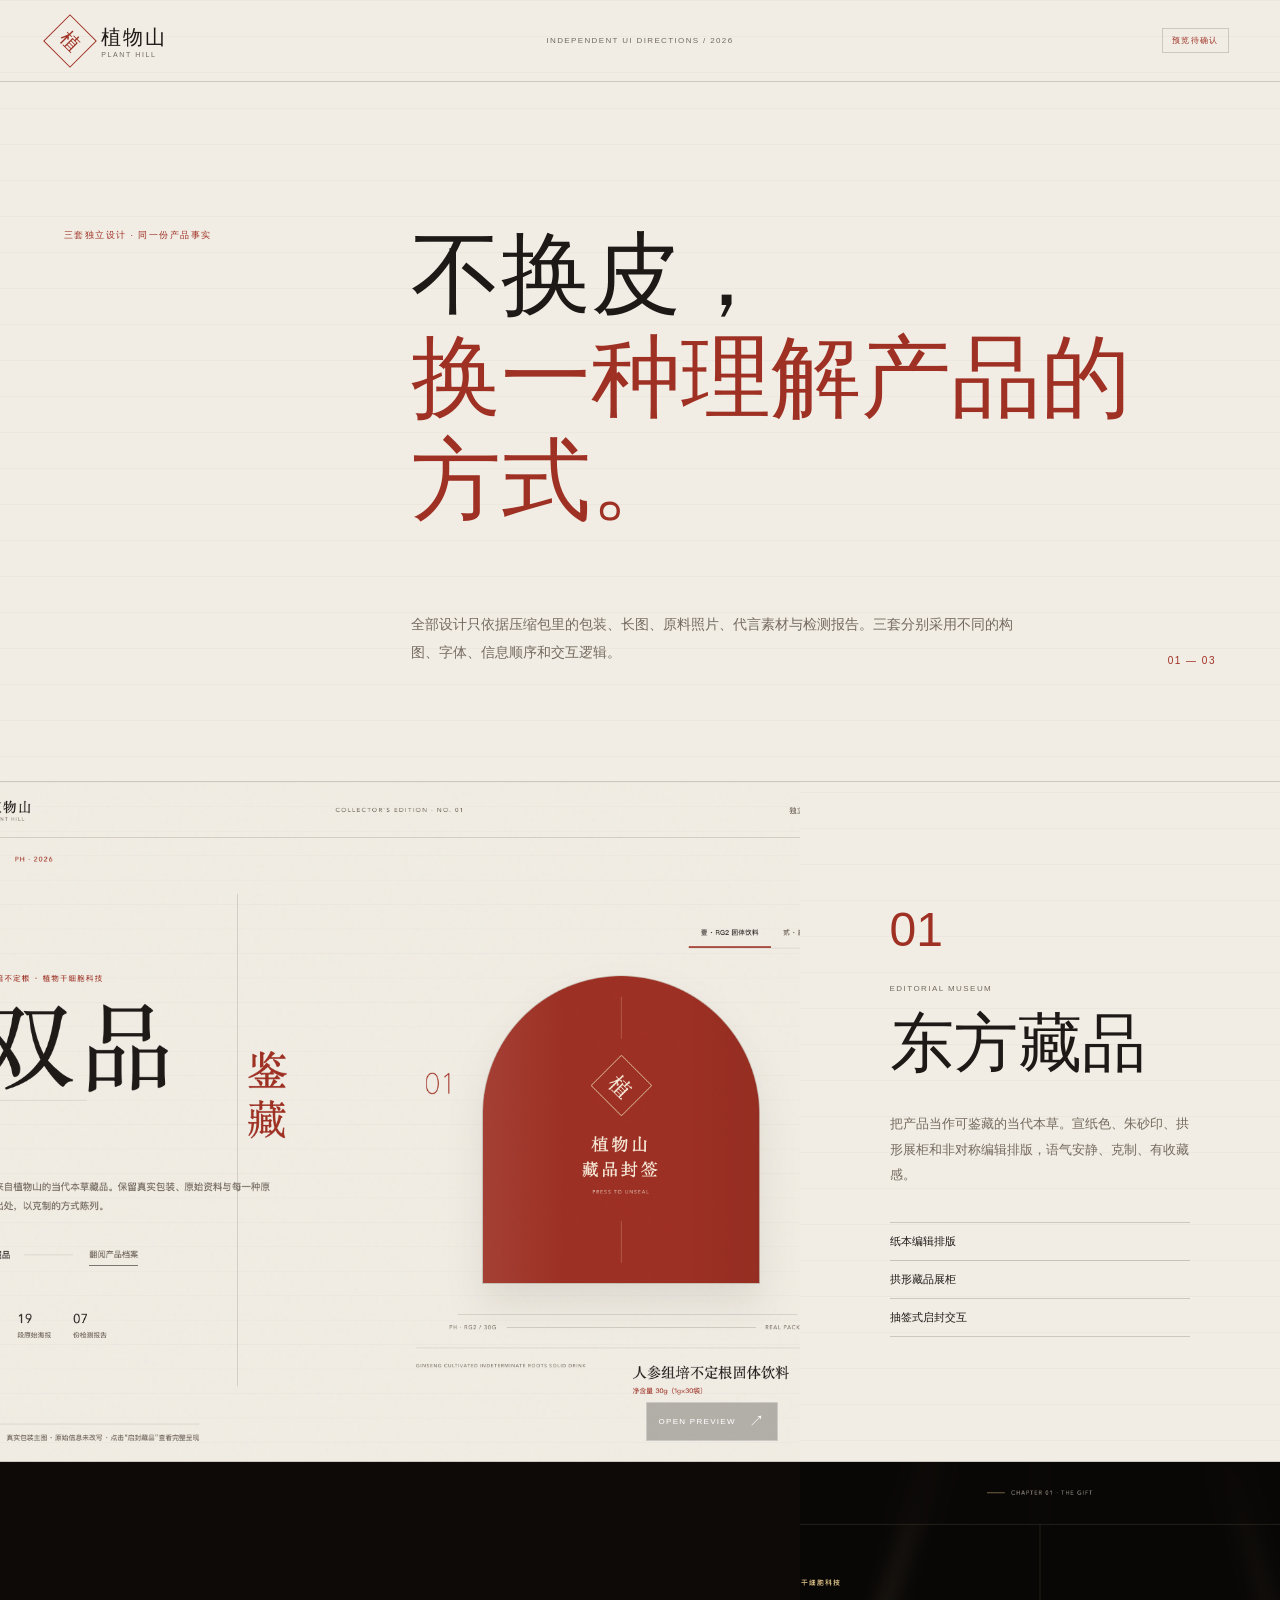
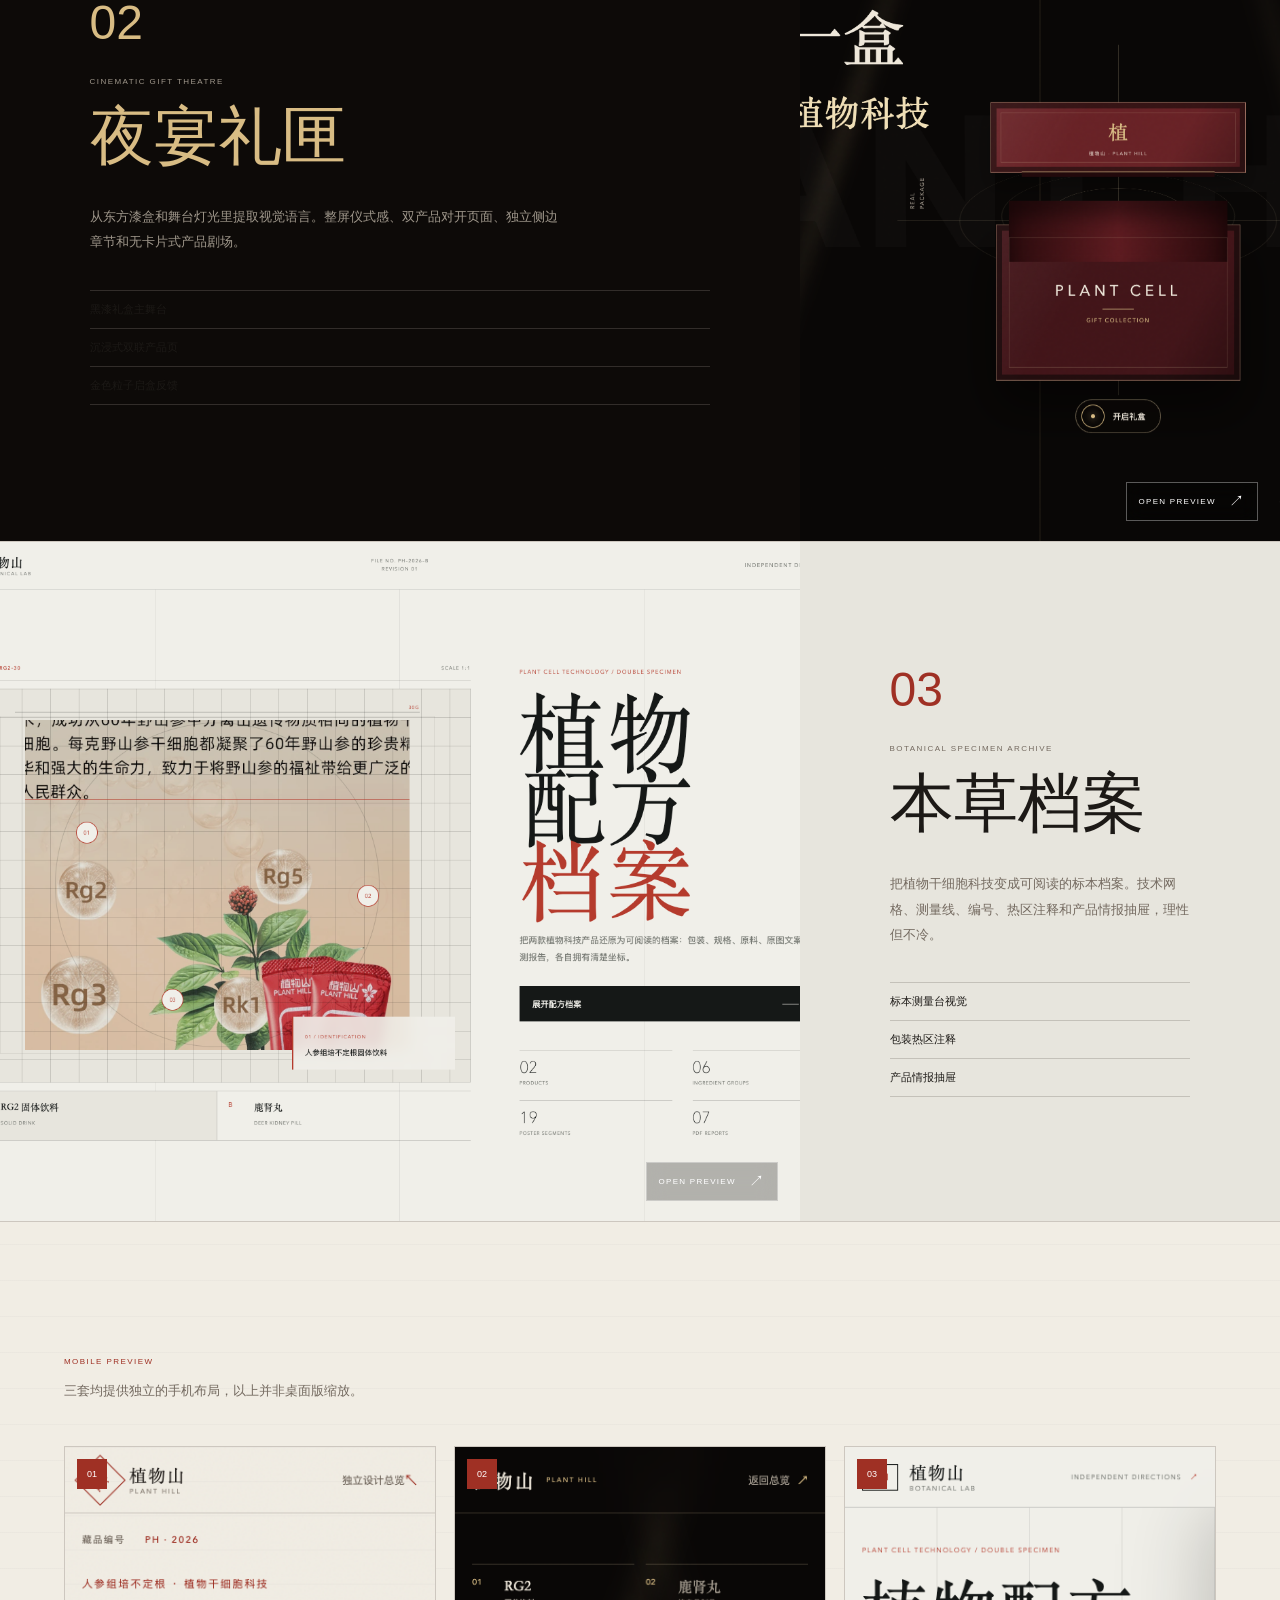
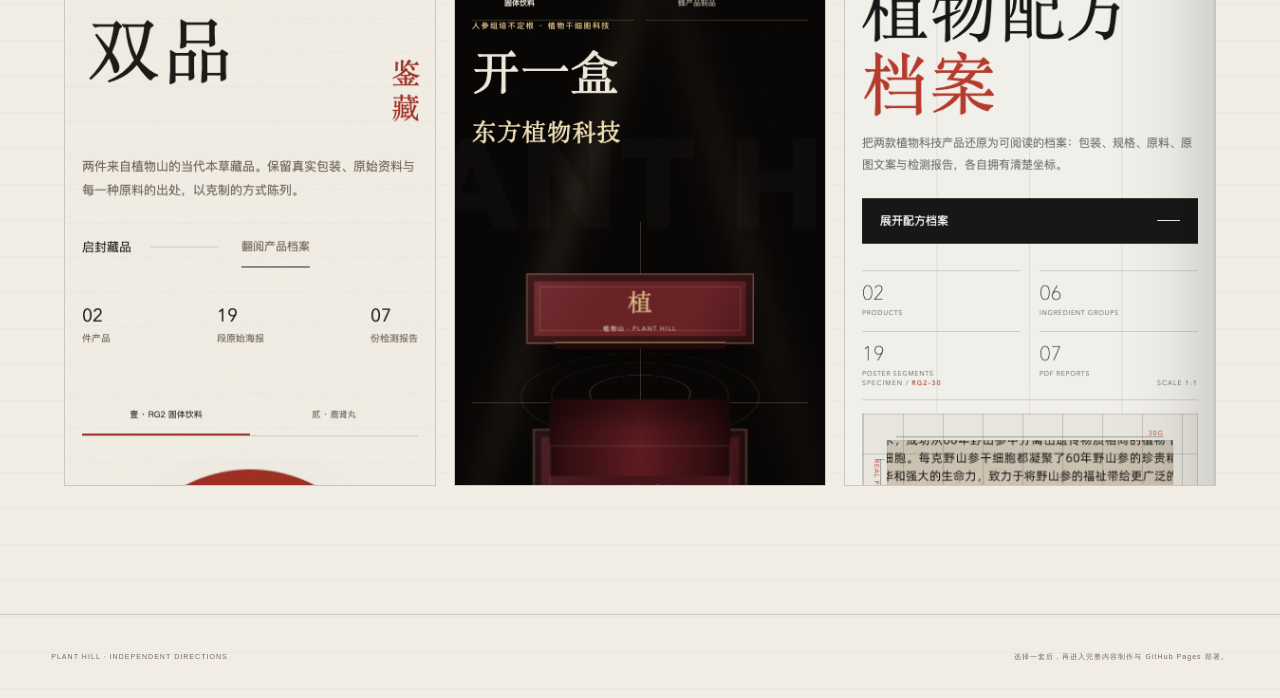
<file: directions.html>
<!doctype html>
<html lang="zh-CN">
<head>
  <meta charset="utf-8">
  <meta name="viewport" content="width=device-width, initial-scale=1, viewport-fit=cover">
  <meta name="theme-color" content="#f1ede4">
  <meta name="description" content="植物山 PLANT HILL 产品展示三套独立视觉方向预览。">
  <title>植物山｜三套独立设计方向</title>
  <link rel="icon" href="favicon.svg" type="image/svg+xml">
  <link rel="stylesheet" href="preview-index.css">
</head>
<body>
  <header>
    <a class="brand" href="index.html">
      <span class="brand-mark">植</span>
      <span>植物山<small>PLANT HILL</small></span>
    </a>
    <p>INDEPENDENT UI DIRECTIONS / 2026</p>
    <span class="status">预览待确认</span>
  </header>

  <main>
    <section class="intro">
      <p>三套独立设计 · 同一份产品事实</p>
      <h1>不换皮，<br><em>换一种理解产品的方式。</em></h1>
      <div>
        <p>全部设计只依据压缩包里的包装、长图、原料照片、代言素材与检测报告。三套分别采用不同的构图、字体、信息顺序和交互逻辑。</p>
        <span>01 — 03</span>
      </div>
    </section>

    <section class="directions">
      <a class="direction direction--collector" href="preview-collector.html">
        <div class="direction-preview">
          <img src="screenshots/direction-collector.png" alt="东方藏品版桌面预览">
          <span>OPEN PREVIEW <b>↗</b></span>
        </div>
        <div class="direction-copy">
          <span class="direction-no">01</span>
          <p class="direction-type">EDITORIAL MUSEUM</p>
          <h2>东方藏品</h2>
          <p>把产品当作可鉴藏的当代本草。宣纸色、朱砂印、拱形展柜和非对称编辑排版，语气安静、克制、有收藏感。</p>
          <ul>
            <li>纸本编辑排版</li>
            <li>拱形藏品展柜</li>
            <li>抽签式启封交互</li>
          </ul>
        </div>
      </a>

      <a class="direction direction--lacquer" href="preview-lacquer.html">
        <div class="direction-preview">
          <img src="screenshots/direction-lacquer.png" alt="夜宴礼匣版桌面预览">
          <span>OPEN PREVIEW <b>↗</b></span>
        </div>
        <div class="direction-copy">
          <span class="direction-no">02</span>
          <p class="direction-type">CINEMATIC GIFT THEATRE</p>
          <h2>夜宴礼匣</h2>
          <p>从东方漆盒和舞台灯光里提取视觉语言。整屏仪式感、双产品对开页面、独立侧边章节和无卡片式产品剧场。</p>
          <ul>
            <li>黑漆礼盒主舞台</li>
            <li>沉浸式双联产品页</li>
            <li>金色粒子启盒反馈</li>
          </ul>
        </div>
      </a>

      <a class="direction direction--lab" href="preview-lab.html">
        <div class="direction-preview">
          <img src="screenshots/direction-lab.png" alt="本草档案版桌面预览">
          <span>OPEN PREVIEW <b>↗</b></span>
        </div>
        <div class="direction-copy">
          <span class="direction-no">03</span>
          <p class="direction-type">BOTANICAL SPECIMEN ARCHIVE</p>
          <h2>本草档案</h2>
          <p>把植物干细胞科技变成可阅读的标本档案。技术网格、测量线、编号、热区注释和产品情报抽屉，理性但不冷。</p>
          <ul>
            <li>标本测量台视觉</li>
            <li>包装热区注释</li>
            <li>产品情报抽屉</li>
          </ul>
        </div>
      </a>
    </section>

    <section class="compare">
      <span>MOBILE PREVIEW</span>
      <p>三套均提供独立的手机布局，以上并非桌面版缩放。</p>
      <div>
        <a href="preview-collector.html"><img src="screenshots/direction-collector-mobile.png" alt="东方藏品手机版"><span>01</span></a>
        <a href="preview-lacquer.html"><img src="screenshots/direction-lacquer-mobile.png" alt="夜宴礼匣手机版"><span>02</span></a>
        <a href="preview-lab.html"><img src="screenshots/direction-lab-mobile.png" alt="本草档案手机版"><span>03</span></a>
      </div>
    </section>
  </main>

  <footer>
    <span>PLANT HILL · INDEPENDENT DIRECTIONS</span>
    <p>选择一套后，再进入完整内容制作与 GitHub Pages 部署。</p>
  </footer>
</body>
</html>
</file>
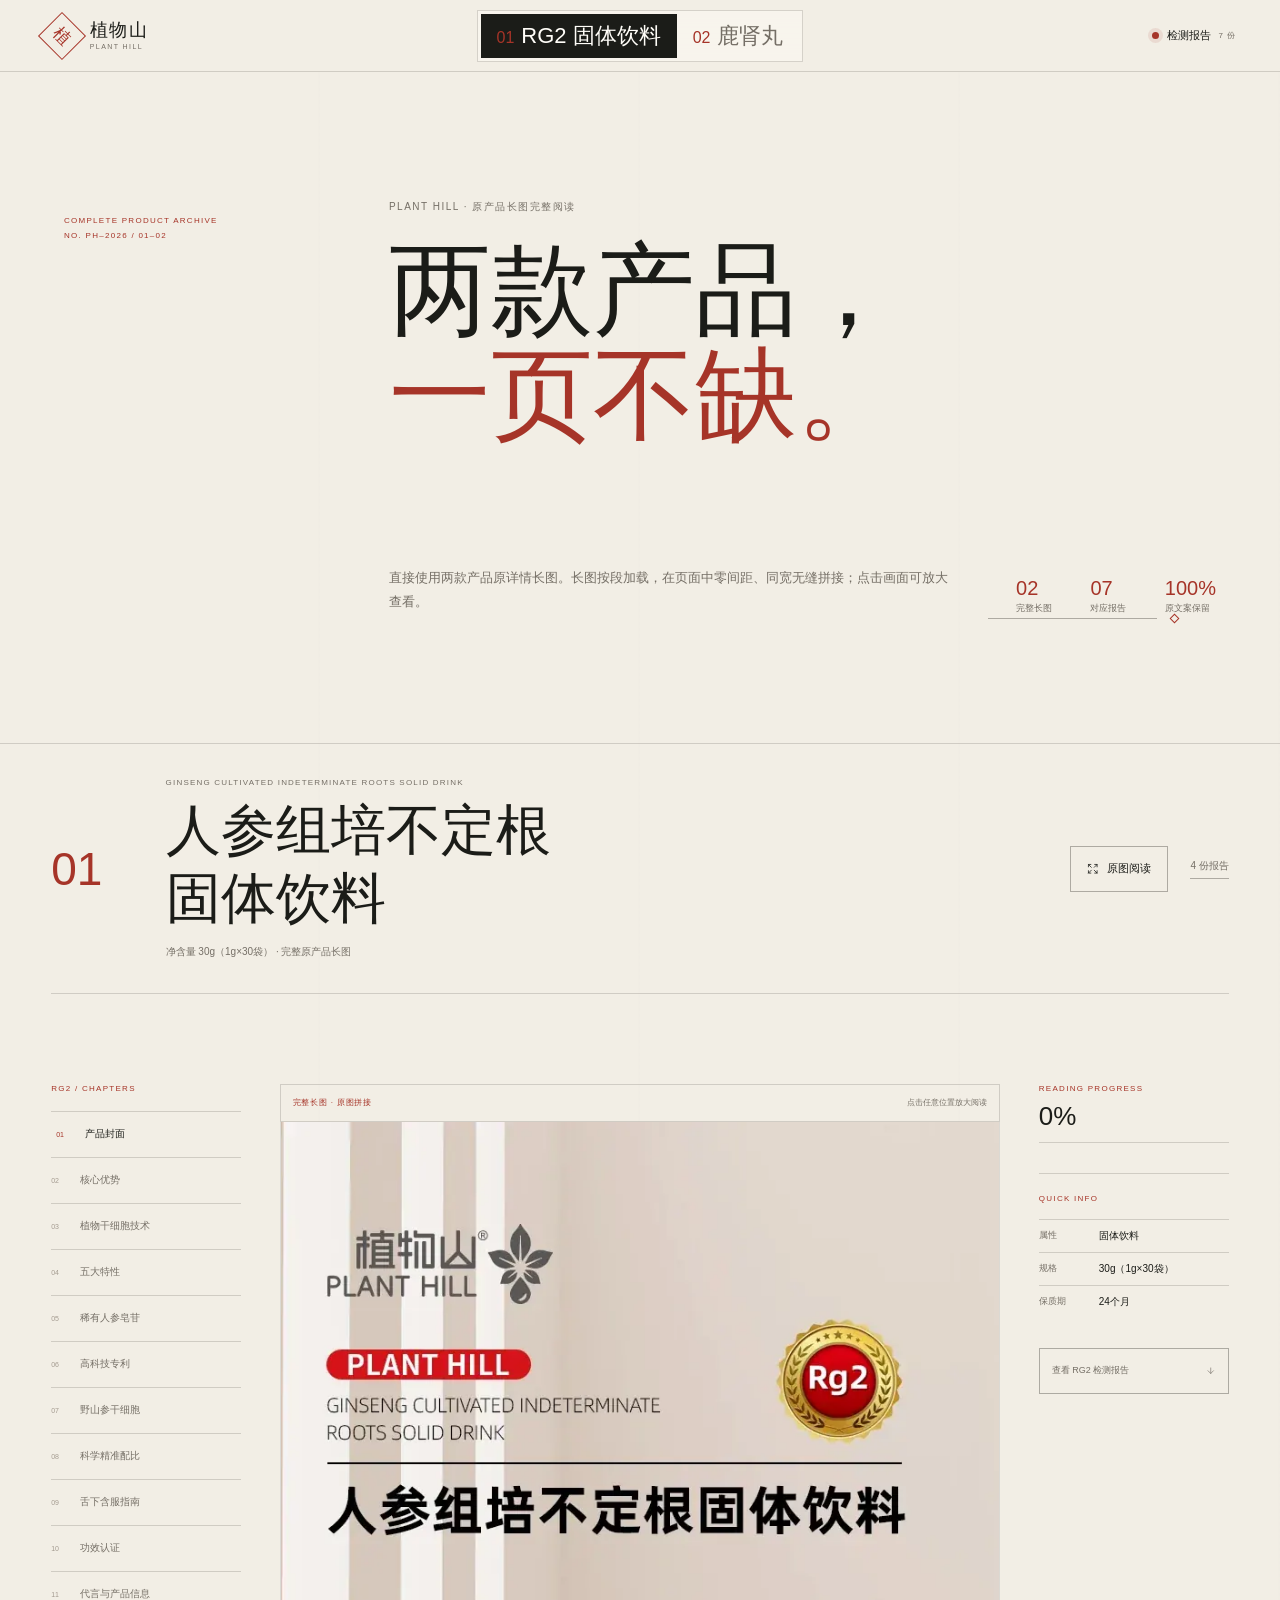
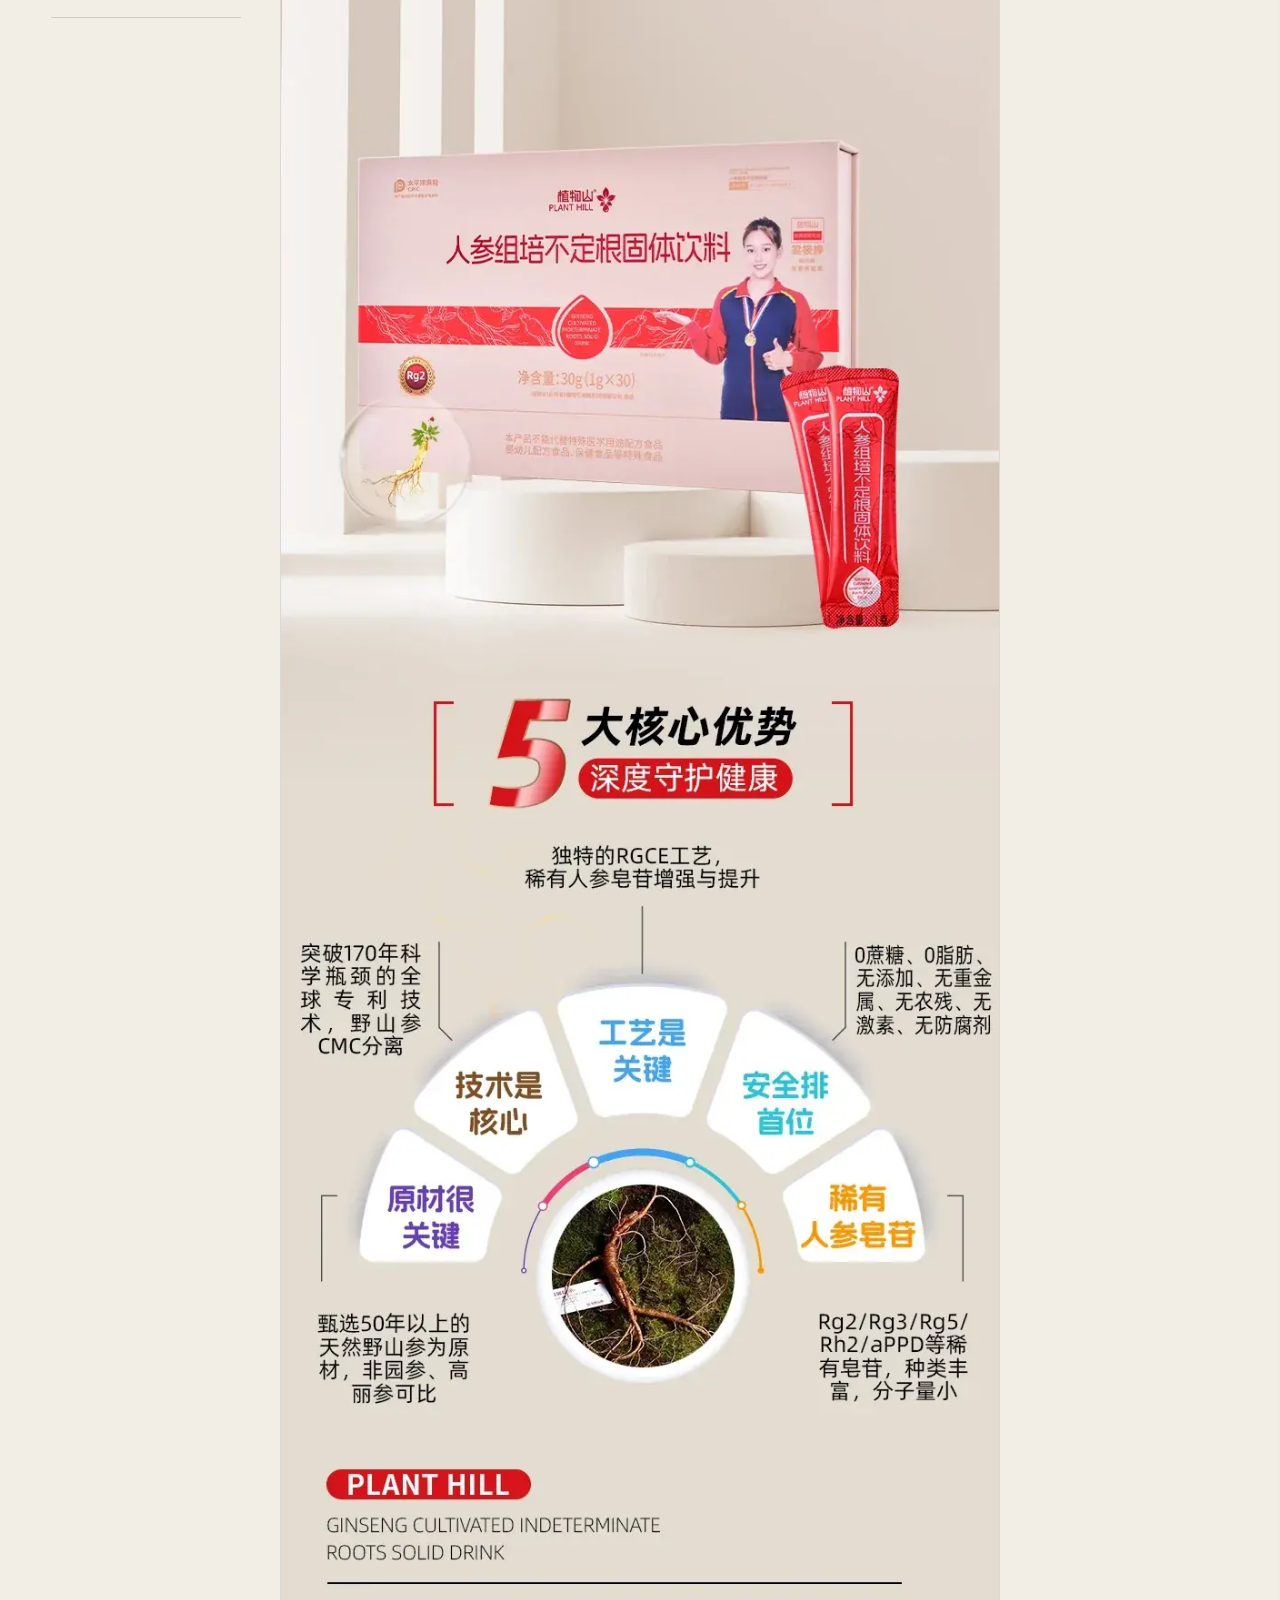
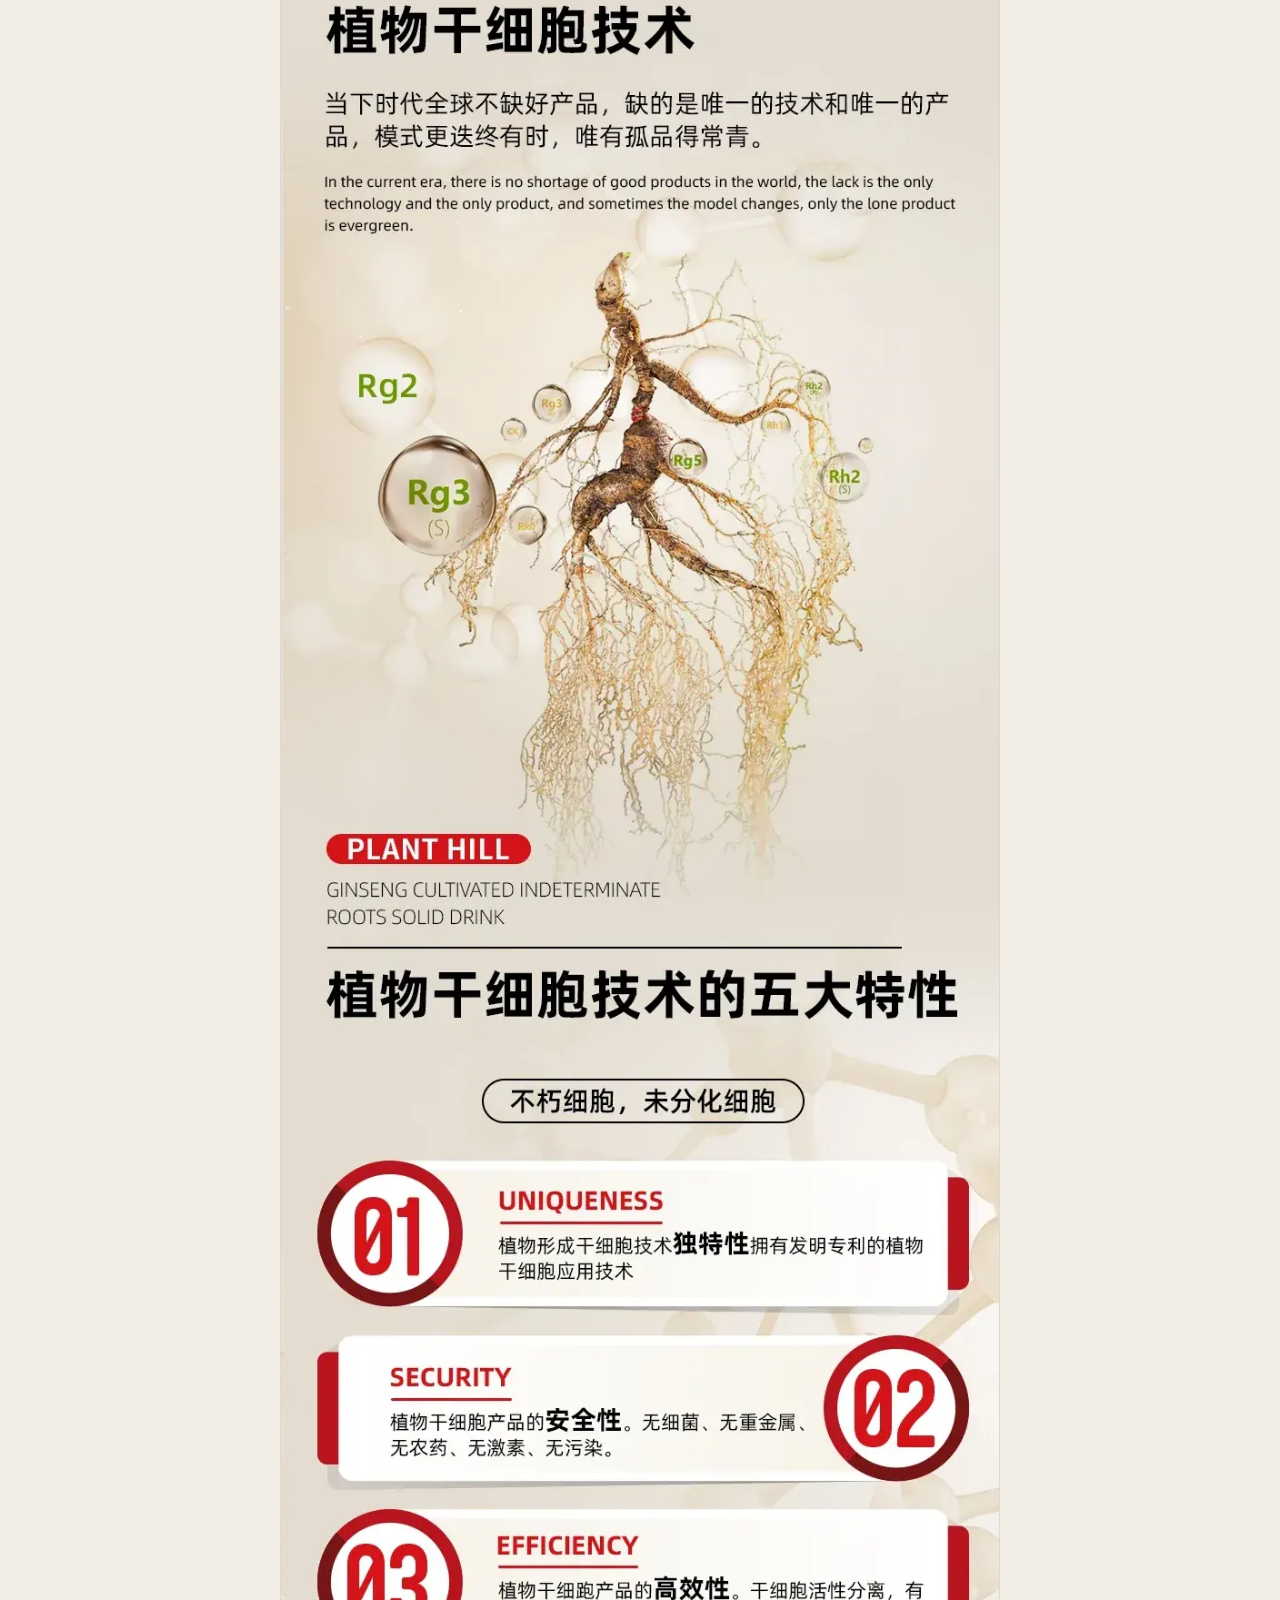
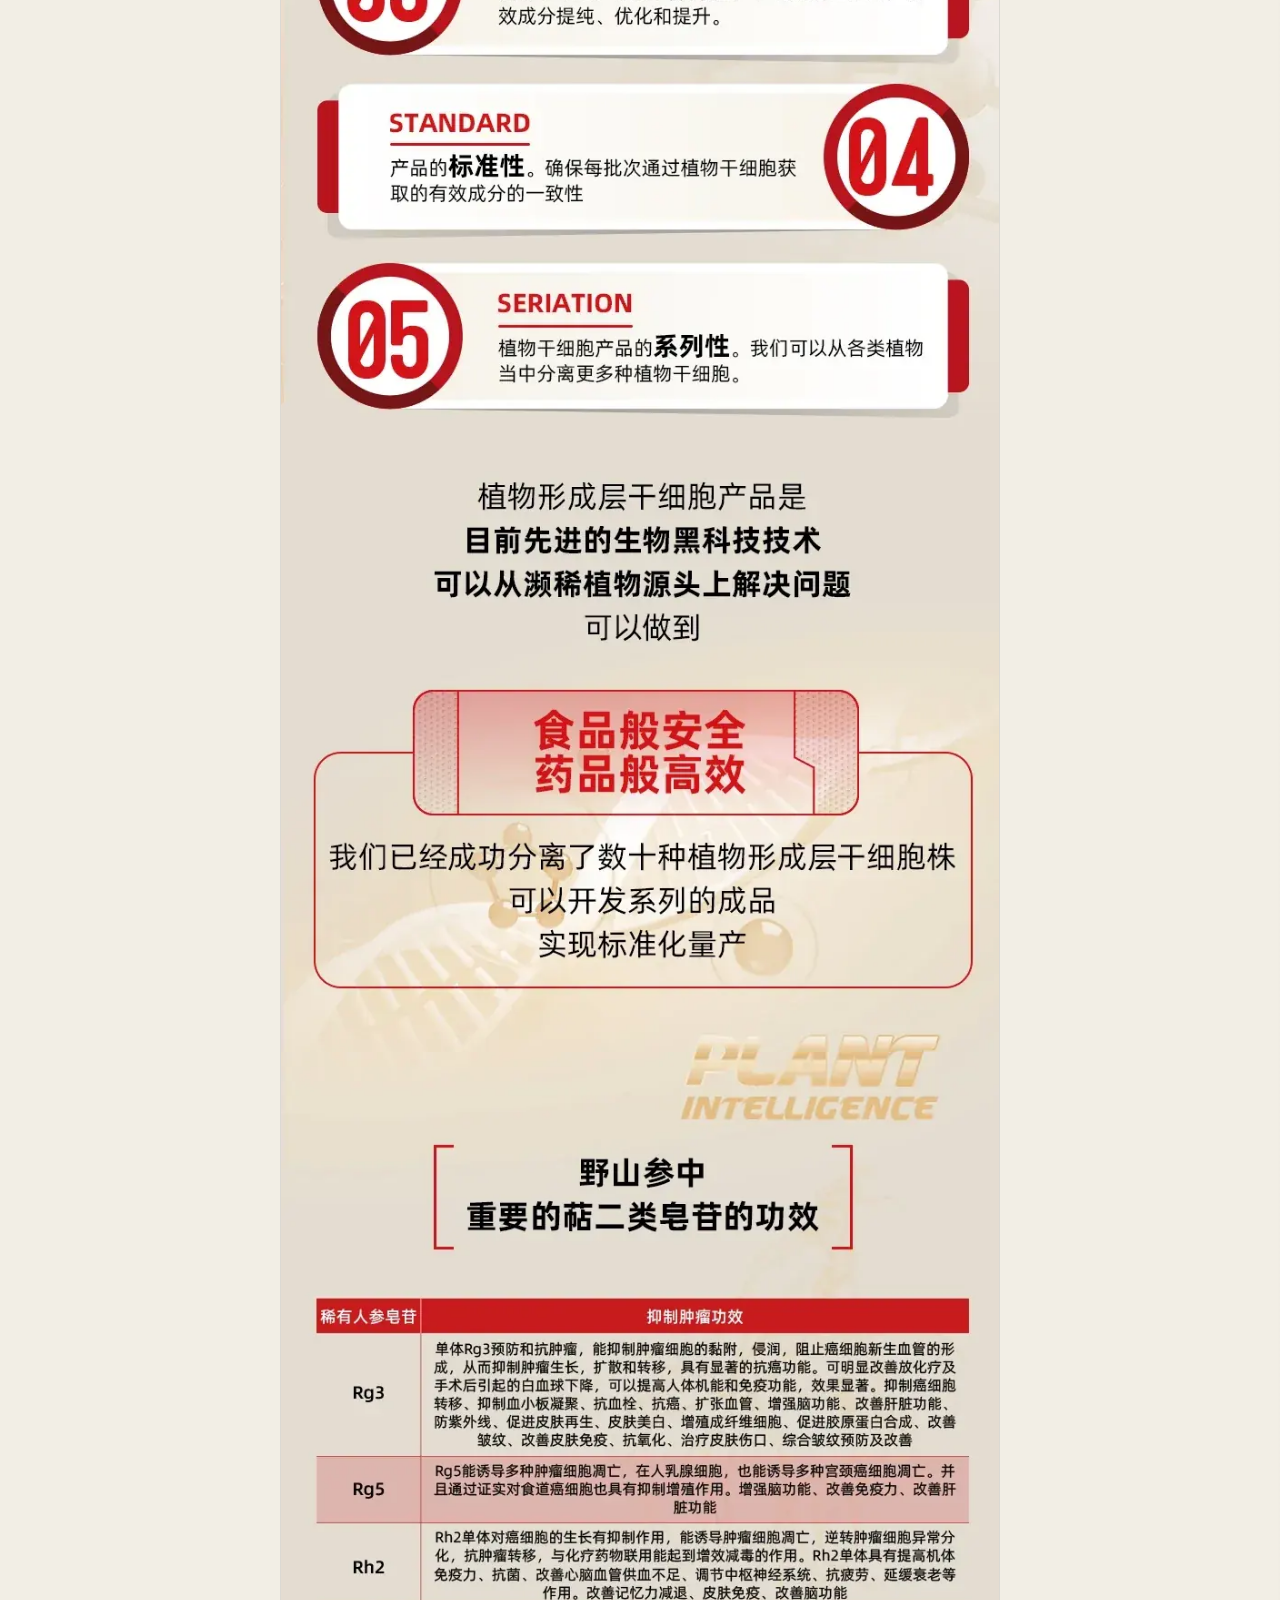
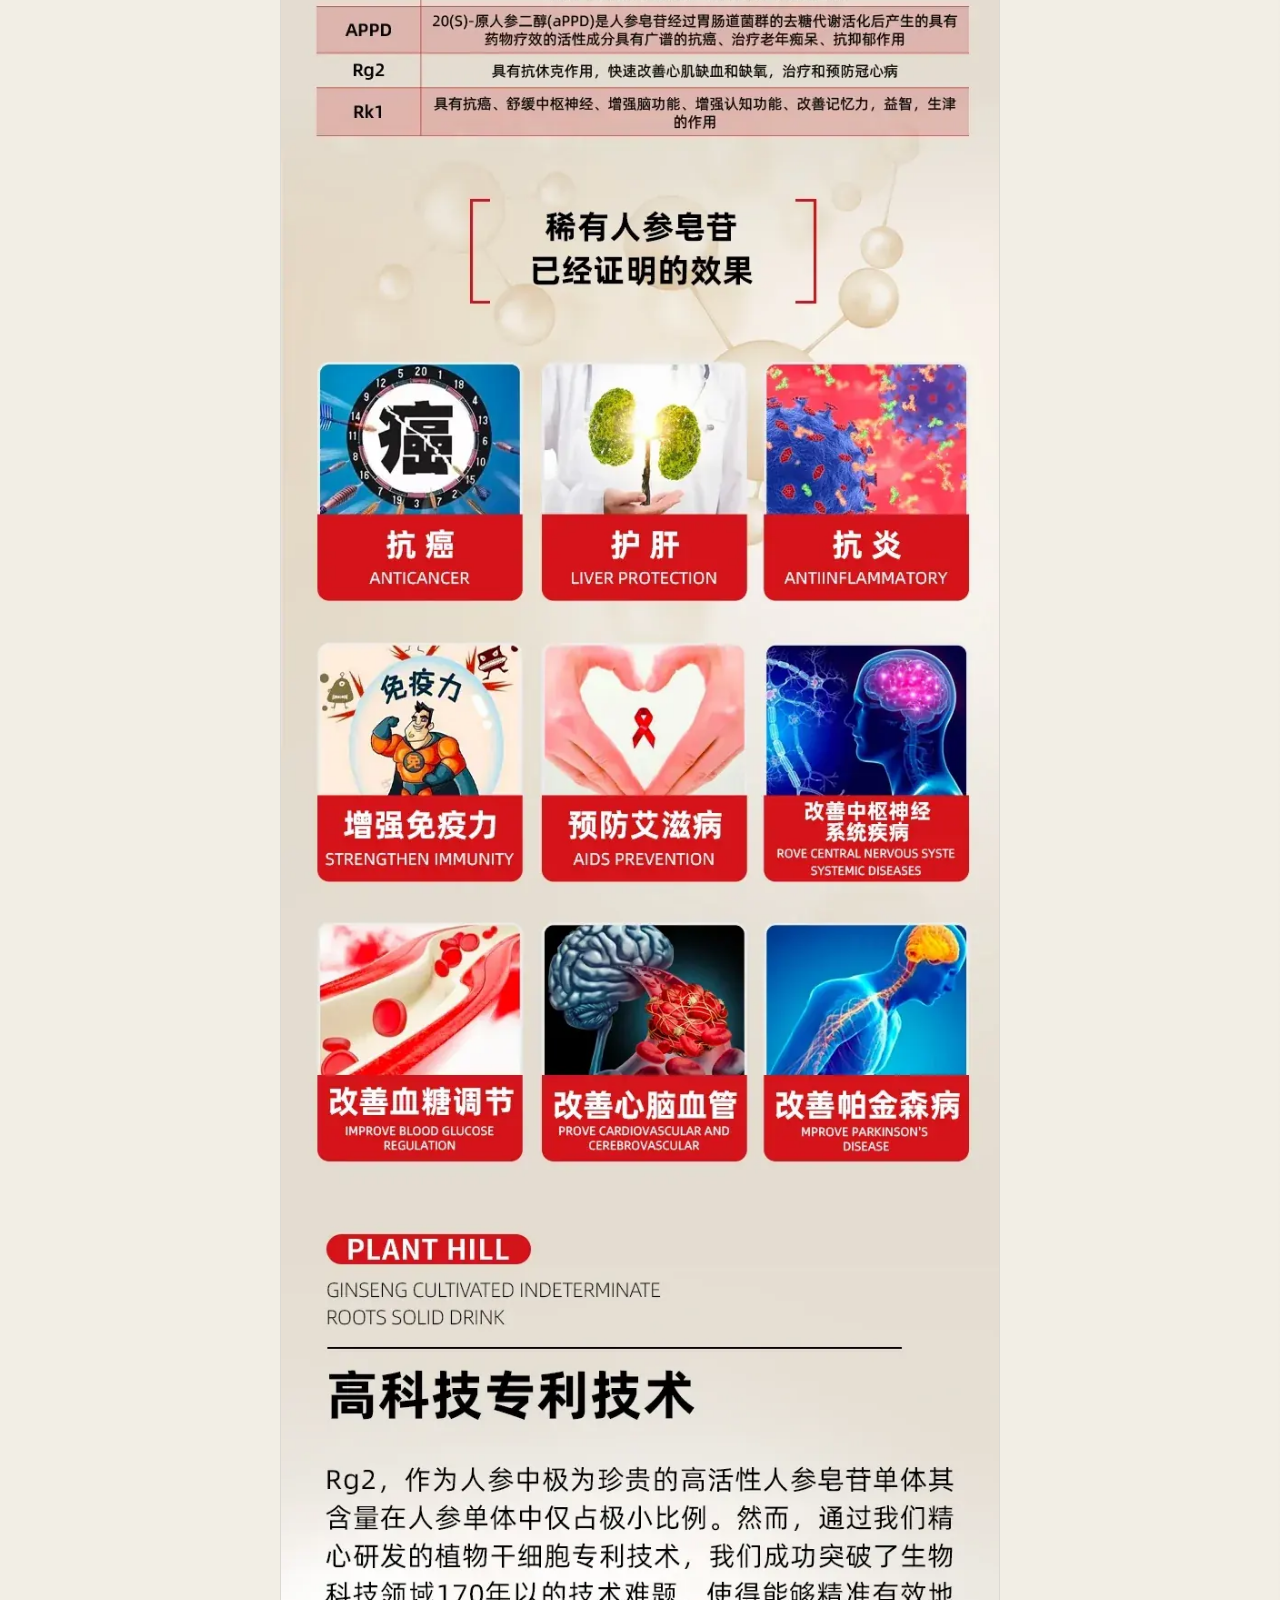
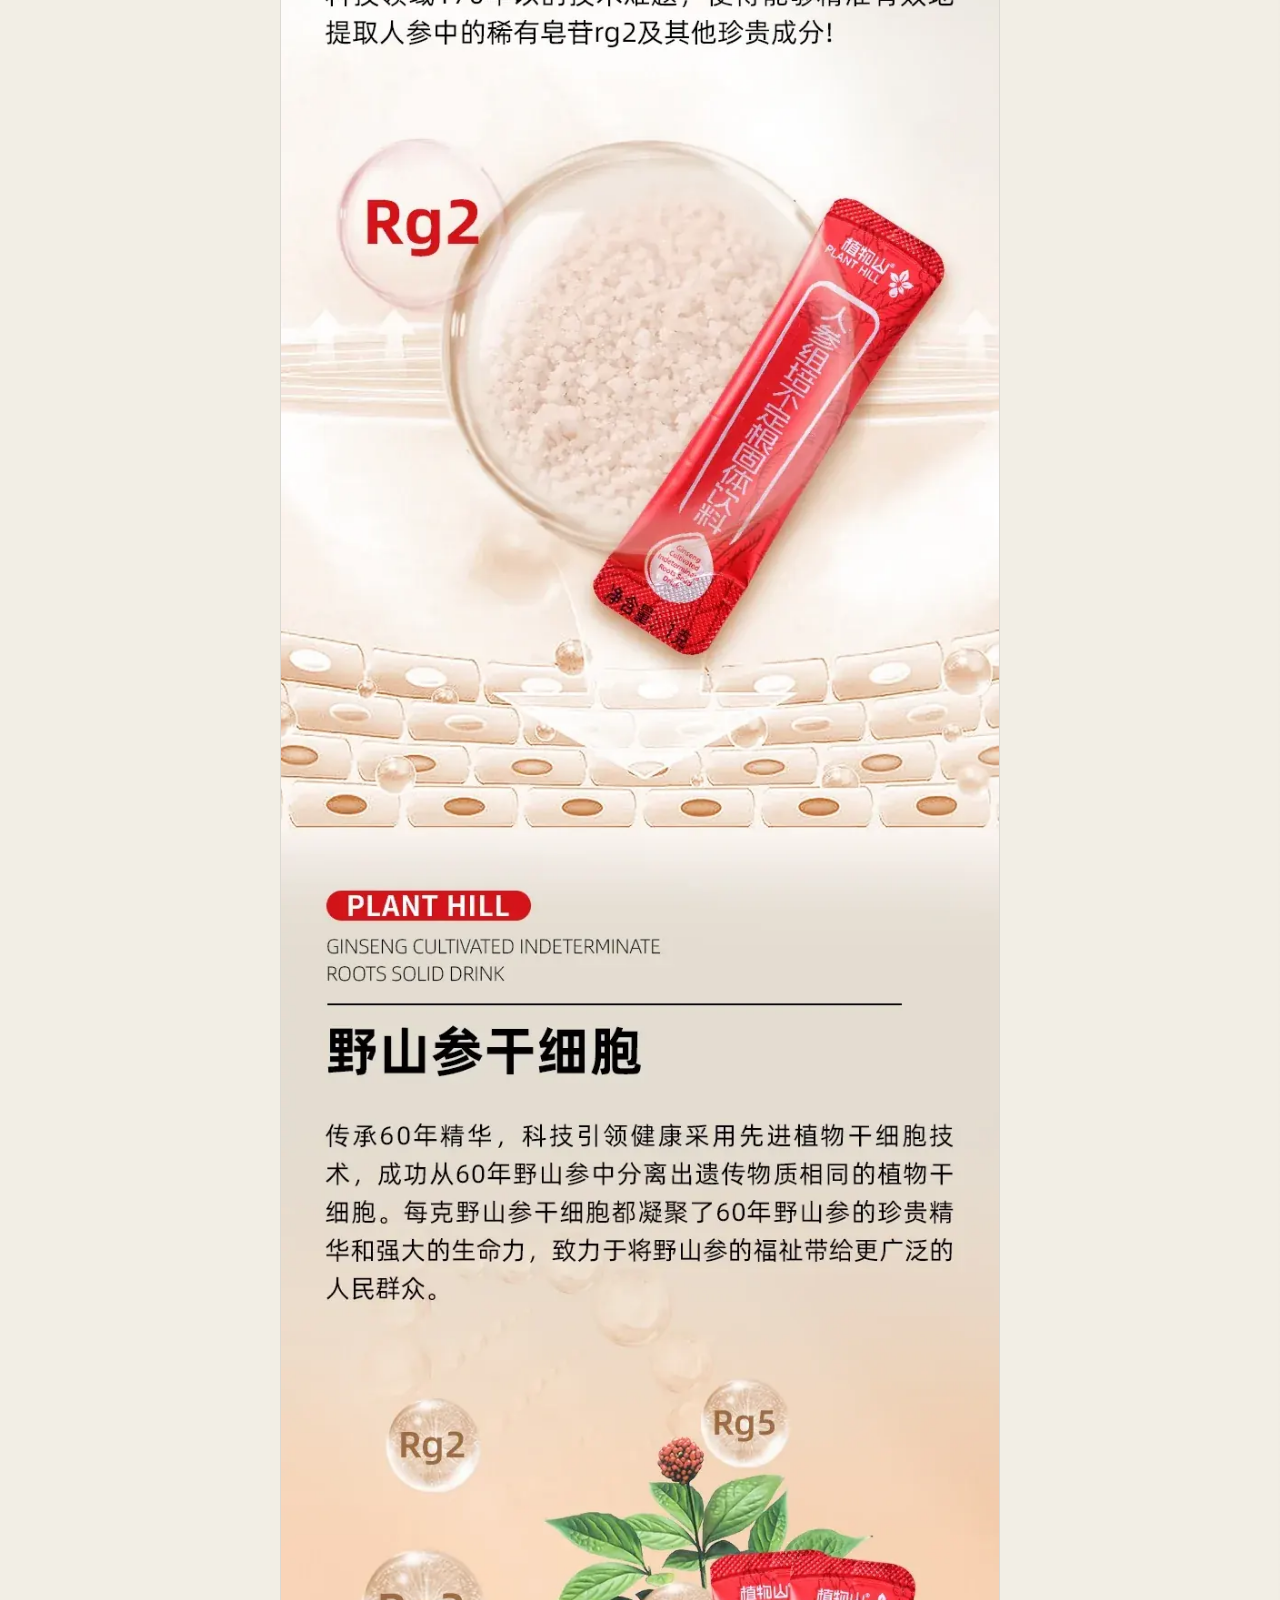
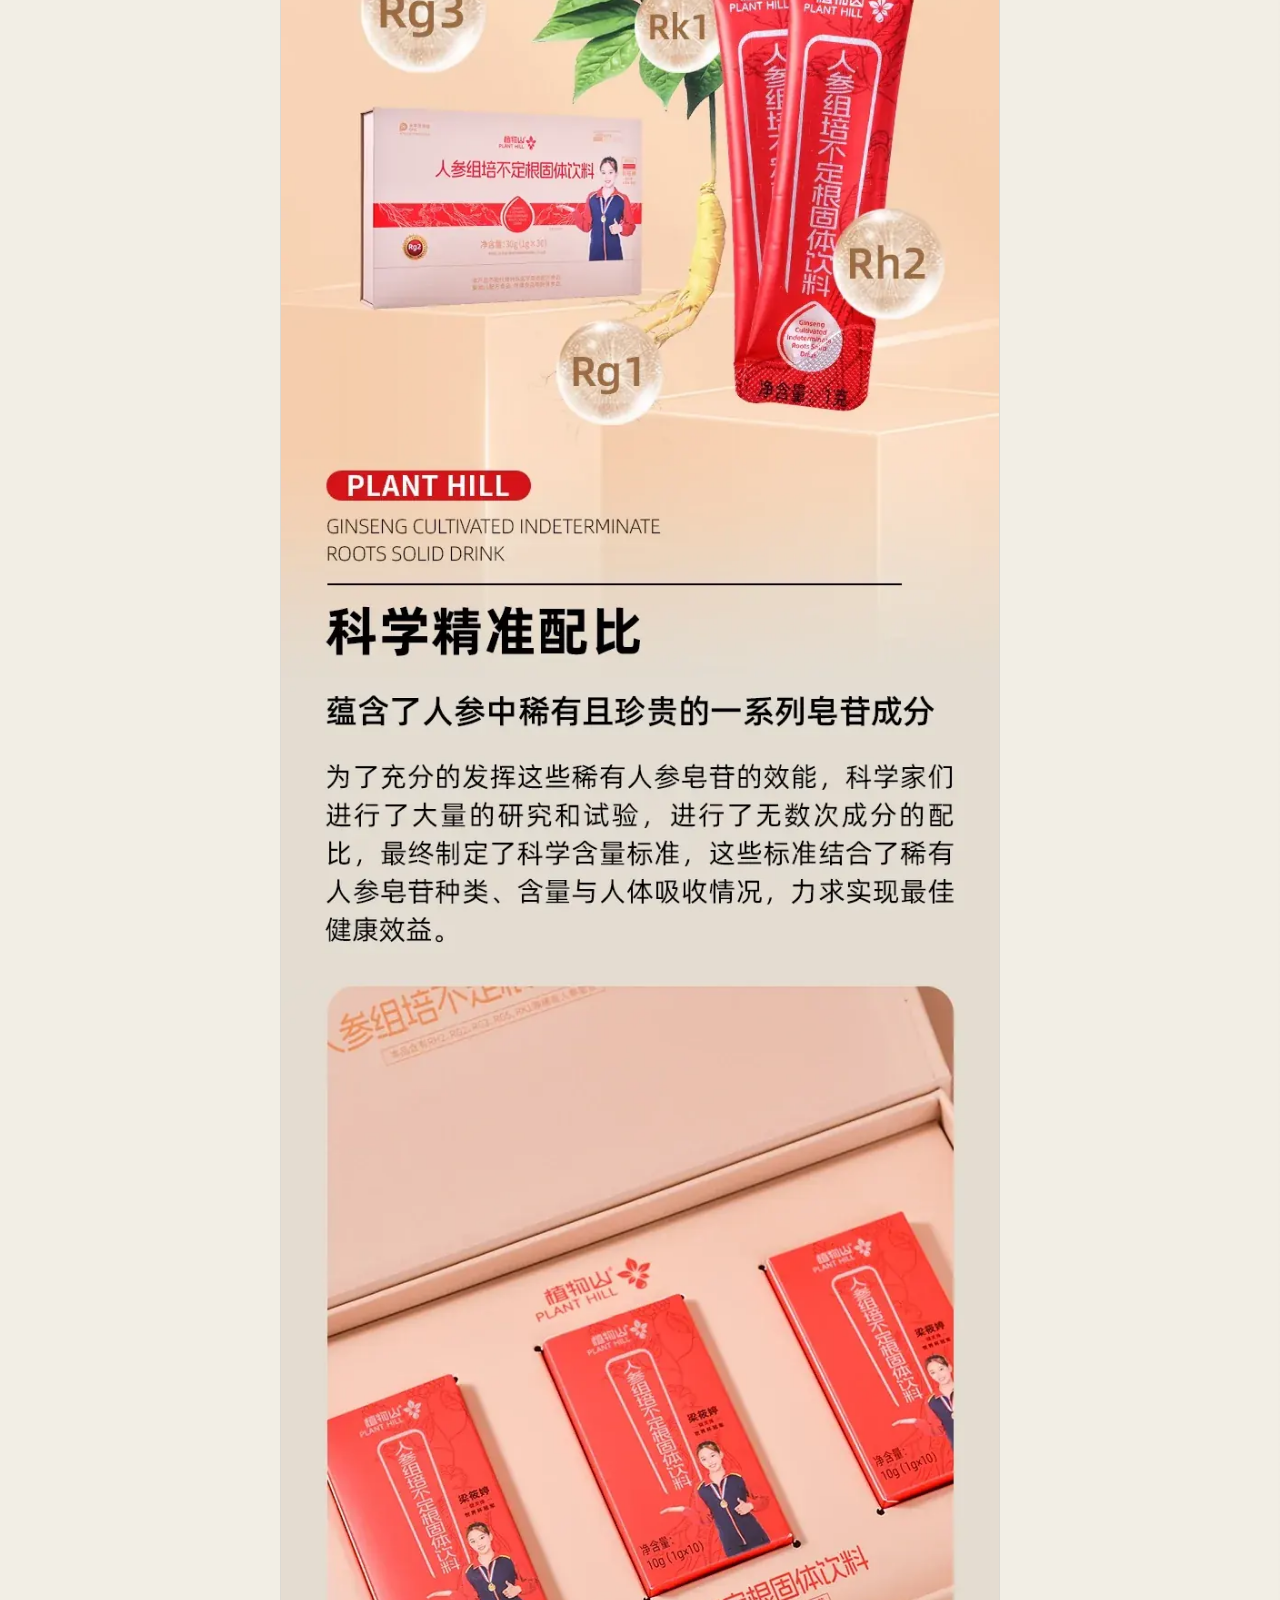
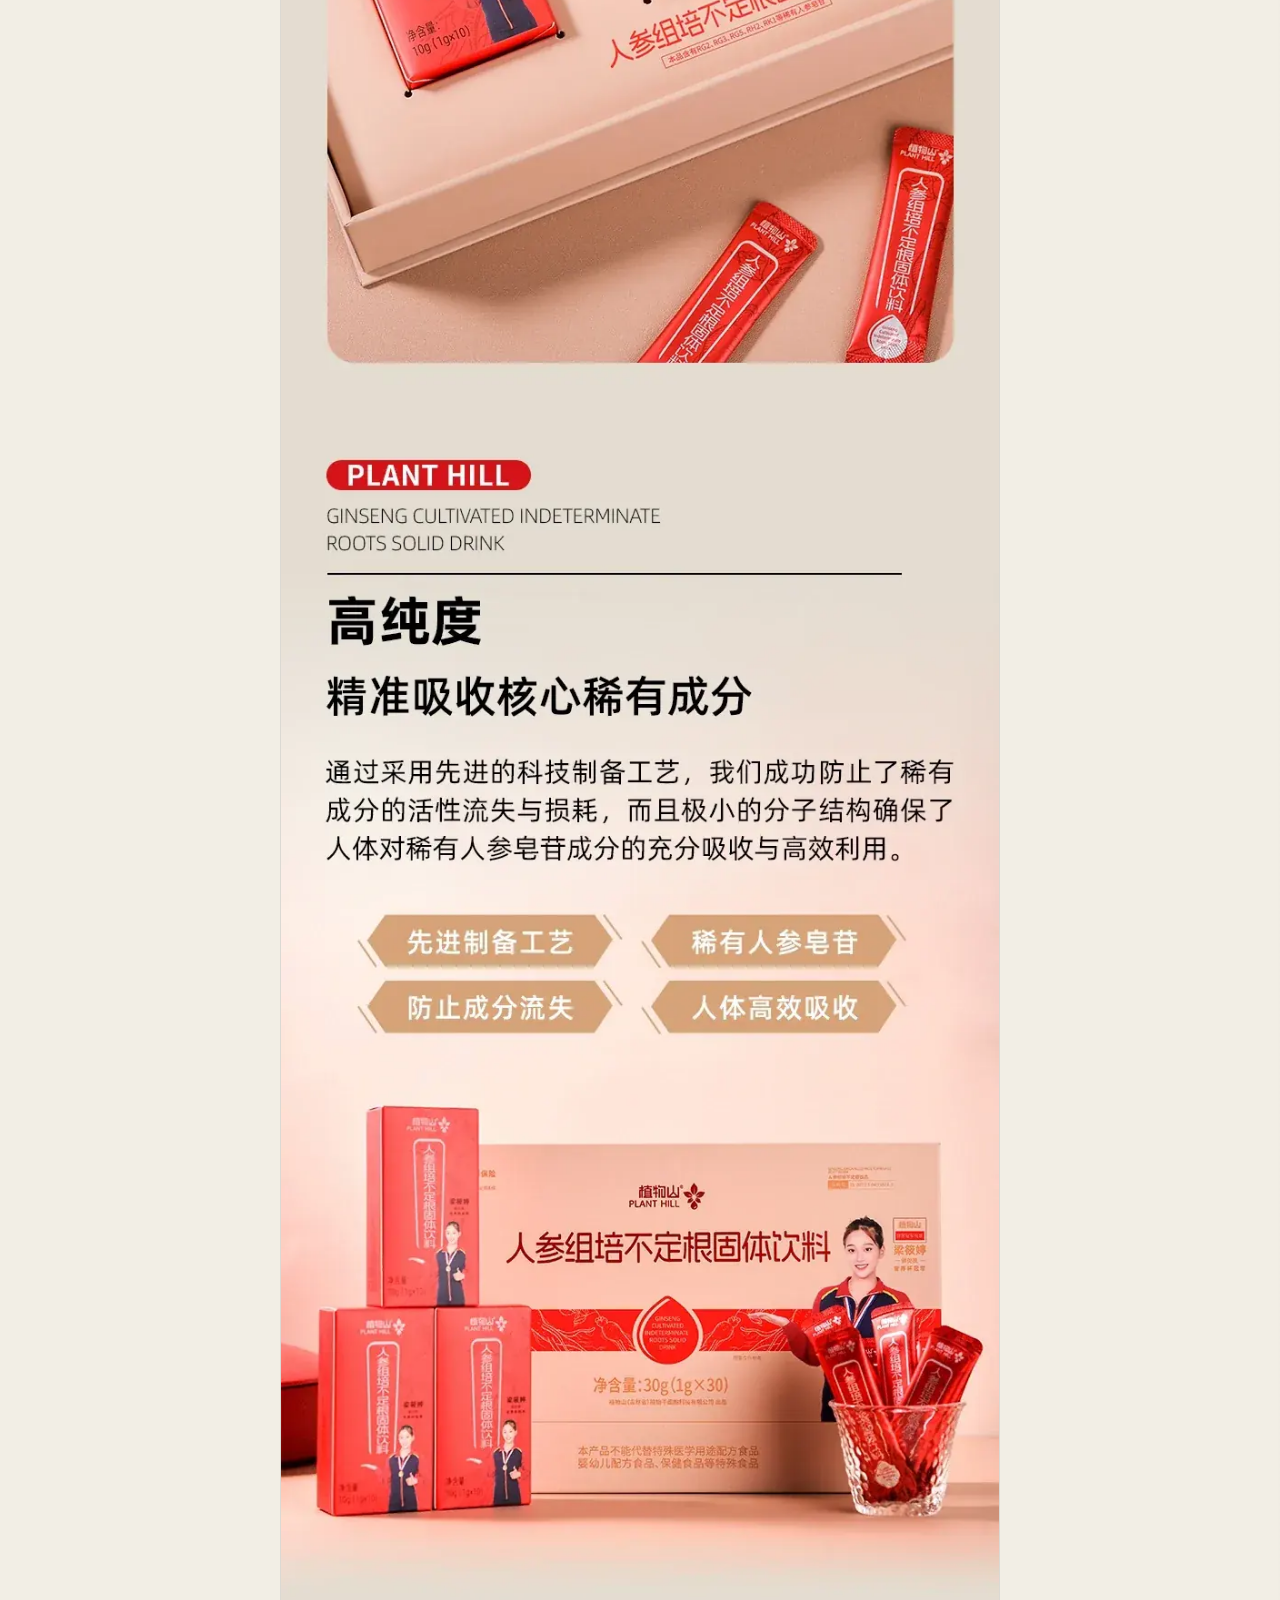
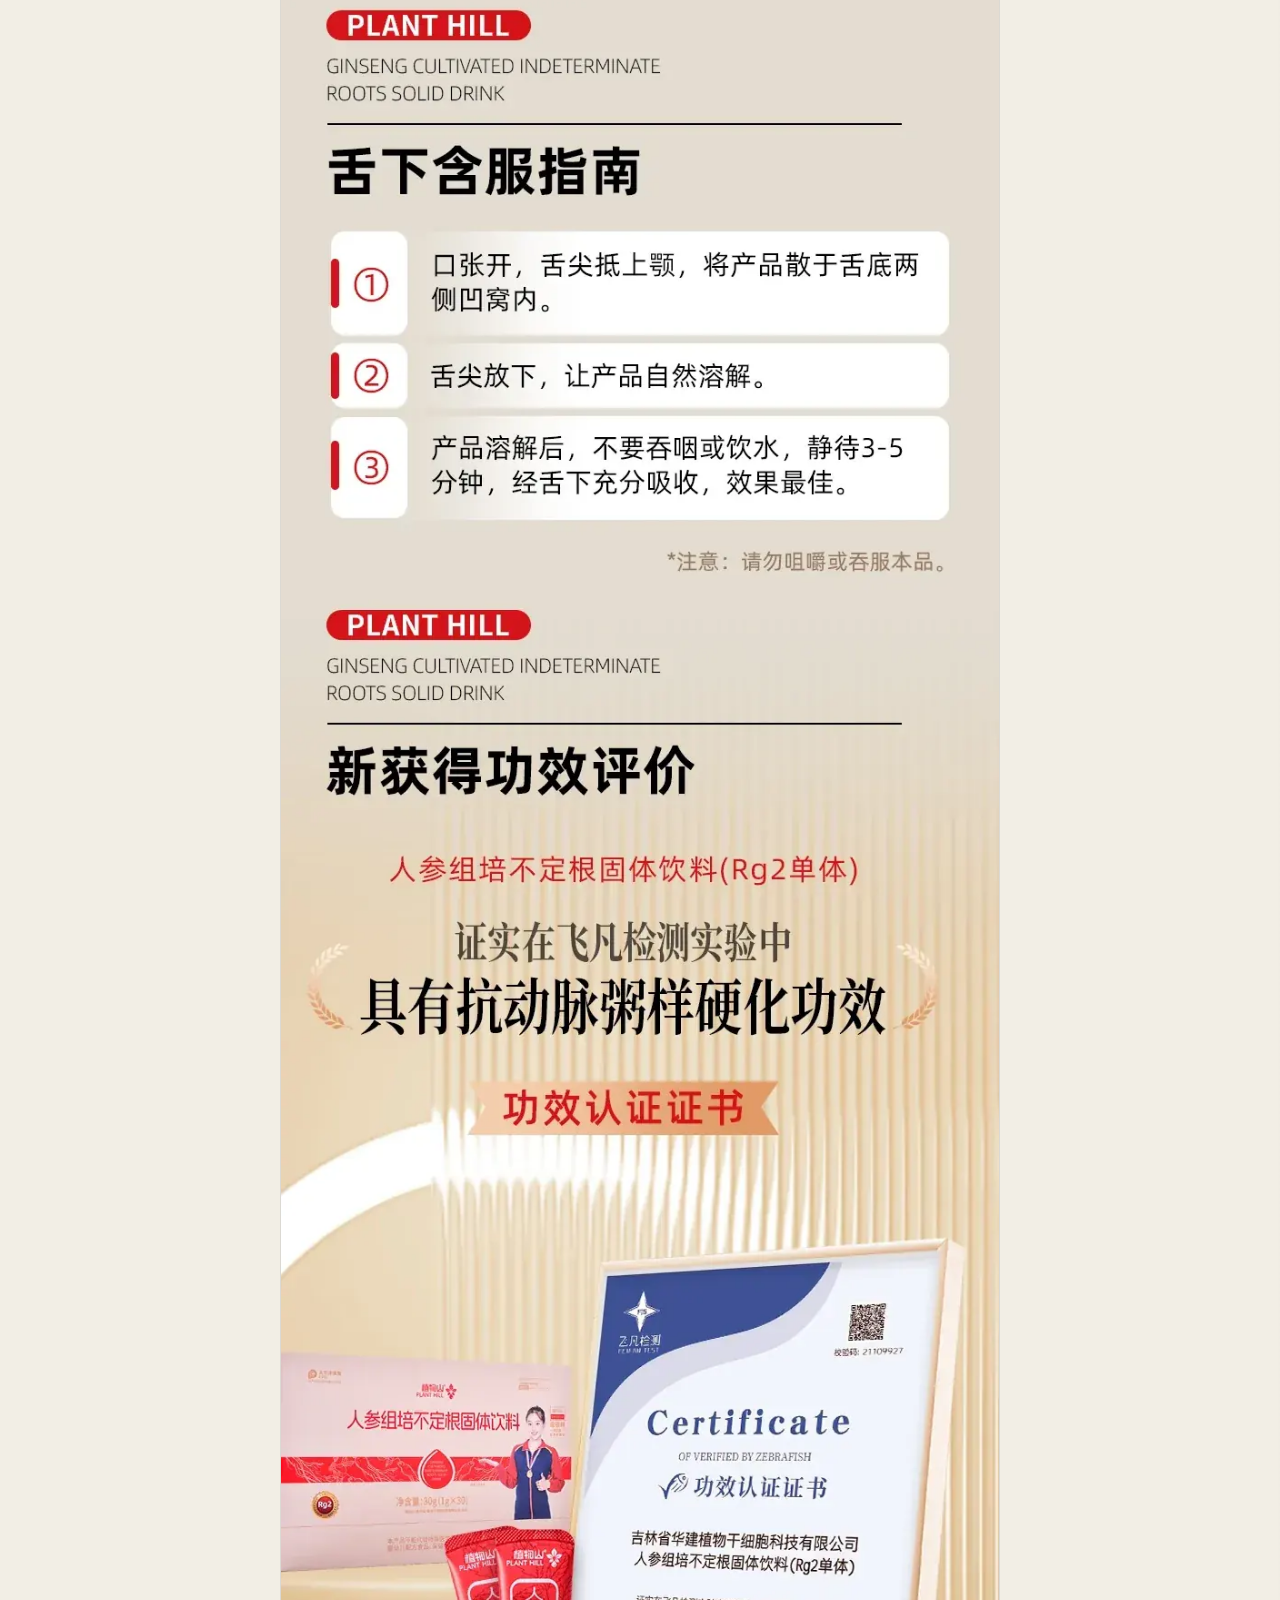
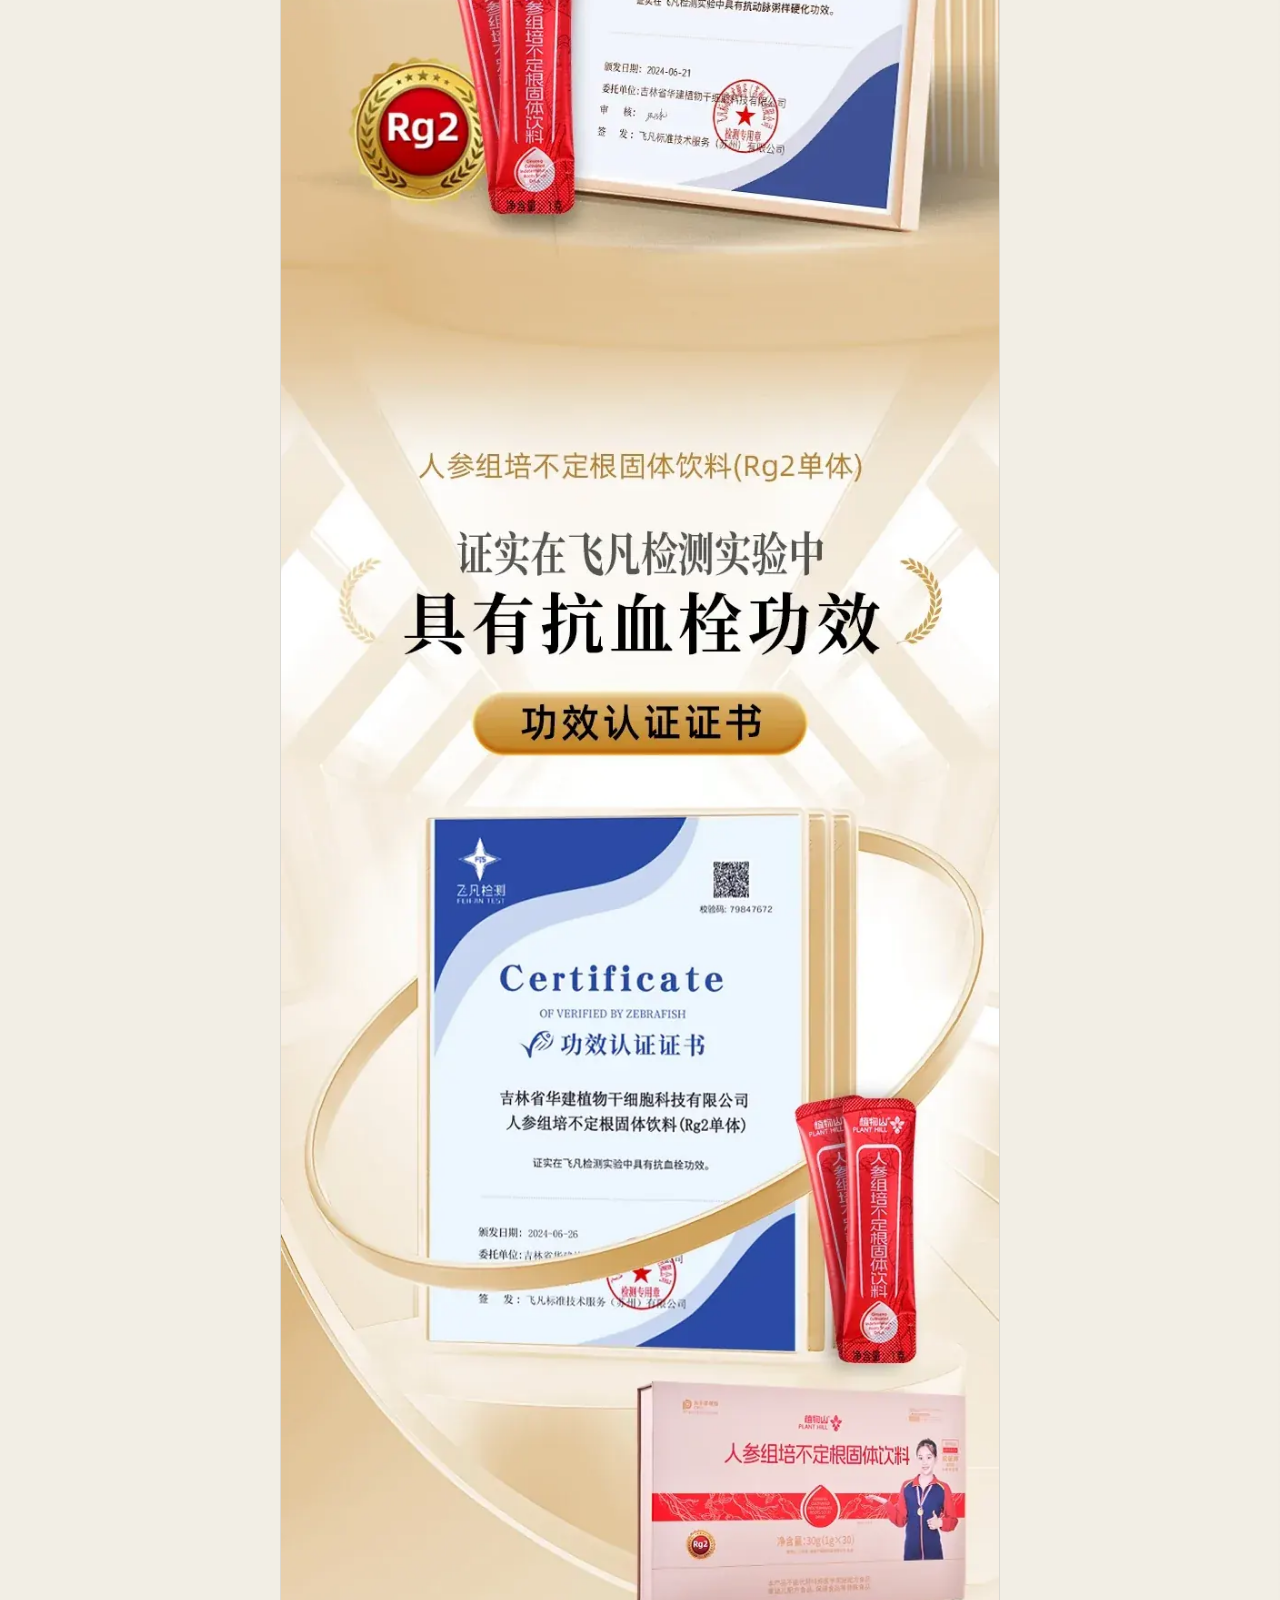
<file: long-reader-archive.html>
<!doctype html>
<html lang="zh-CN">
<head>
  <meta charset="utf-8">
  <meta name="viewport" content="width=device-width, initial-scale=1, viewport-fit=cover">
  <meta name="theme-color" content="#f2eee5">
  <meta name="description" content="植物山两款产品完整长图档案，原图无缝呈现，并附带各产品对应检测报告。">
  <title>植物山 PLANT HILL｜产品长图档案</title>
  <link rel="icon" href="favicon.svg" type="image/svg+xml">
  <link rel="stylesheet" href="product-reader.css">
</head>
<body>
  <div class="read-progress" aria-hidden="true"><span></span></div>

  <header class="site-header">
    <a class="brand" href="#top" aria-label="植物山产品长图档案首页">
      <span class="brand-mark">植</span>
      <span>植物山<small>PLANT HILL</small></span>
    </a>
    <nav class="product-jump" aria-label="产品长图切换">
      <button class="is-active" type="button" data-jump-product="rg2"><span>01</span>RG2 固体饮料</button>
      <button type="button" data-jump-product="lushen"><span>02</span>鹿肾丸</button>
    </nav>
    <button class="report-jump" type="button" data-jump-reports>
      <span class="report-jump__dot"></span>
      检测报告
      <small>7 份</small>
    </button>
  </header>

  <main>
    <section class="opening" id="top">
      <div class="opening-index">COMPLETE PRODUCT ARCHIVE<br>NO. PH–2026 / 01–02</div>
      <div class="opening-copy">
        <p>PLANT HILL · 原产品长图完整阅读</p>
        <h1>两款产品，<br><em>一页不缺。</em></h1>
      </div>
      <div class="opening-note">
        <p>直接使用两款产品原详情长图。长图按段加载，在页面中零间距、同宽无缝拼接；点击画面可放大查看。</p>
        <dl>
          <div><dt>02</dt><dd>完整长图</dd></div>
          <div><dt>07</dt><dd>对应报告</dd></div>
          <div><dt>100%</dt><dd>原文案保留</dd></div>
        </dl>
      </div>
      <div class="opening-line" aria-hidden="true"><span></span><i></i></div>
    </section>

    <section class="product-document" id="rg2" data-document="rg2">
      <header class="document-head">
        <div class="document-number">01</div>
        <div class="document-title">
          <p>GINSENG CULTIVATED INDETERMINATE ROOTS SOLID DRINK</p>
          <h2>人参组培不定根<br>固体饮料</h2>
          <span>净含量 30g（1g×30袋） · 完整原产品长图</span>
        </div>
        <div class="document-actions">
          <button type="button" data-open-viewer="rg2">
            <svg aria-hidden="true"><use href="#icon-expand"></use></svg>
            原图阅读
          </button>
          <a href="#rg2-reports">4 份报告</a>
        </div>
      </header>

      <div class="mobile-chapters" aria-label="RG2 长图章节">
        <button type="button" data-chapter-product="rg2" data-chapter-y="0">产品封面</button>
        <button type="button" data-chapter-product="rg2" data-chapter-y="1200">核心优势</button>
        <button type="button" data-chapter-product="rg2" data-chapter-y="3150">五大特性</button>
        <button type="button" data-chapter-product="rg2" data-chapter-y="5150">稀有人参皂苷</button>
        <button type="button" data-chapter-product="rg2" data-chapter-y="9780">科学配比</button>
        <button type="button" data-chapter-product="rg2" data-chapter-y="13500">功效认证</button>
        <button type="button" data-chapter-product="rg2" data-chapter-y="18420">产品信息</button>
      </div>

      <div class="reader-shell">
        <aside class="chapter-rail" data-rail="rg2">
          <p>RG2 / CHAPTERS</p>
          <ol>
            <li><button class="is-active" type="button" data-chapter-product="rg2" data-chapter-y="0"><span>01</span>产品封面</button></li>
            <li><button type="button" data-chapter-product="rg2" data-chapter-y="1200"><span>02</span>核心优势</button></li>
            <li><button type="button" data-chapter-product="rg2" data-chapter-y="2100"><span>03</span>植物干细胞技术</button></li>
            <li><button type="button" data-chapter-product="rg2" data-chapter-y="3150"><span>04</span>五大特性</button></li>
            <li><button type="button" data-chapter-product="rg2" data-chapter-y="5150"><span>05</span>稀有人参皂苷</button></li>
            <li><button type="button" data-chapter-product="rg2" data-chapter-y="7100"><span>06</span>高科技专利</button></li>
            <li><button type="button" data-chapter-product="rg2" data-chapter-y="8450"><span>07</span>野山参干细胞</button></li>
            <li><button type="button" data-chapter-product="rg2" data-chapter-y="9780"><span>08</span>科学精准配比</button></li>
            <li><button type="button" data-chapter-product="rg2" data-chapter-y="11550"><span>09</span>舌下含服指南</button></li>
            <li><button type="button" data-chapter-product="rg2" data-chapter-y="13500"><span>10</span>功效认证</button></li>
            <li><button type="button" data-chapter-product="rg2" data-chapter-y="18420"><span>11</span>代言与产品信息</button></li>
          </ol>
        </aside>

        <div class="long-frame">
          <div class="long-toolbar">
            <span>完整长图 · 原图拼接</span>
            <span>点击任意位置放大阅读</span>
          </div>
          <div class="long-stack" data-long-product="rg2" data-total-height="20789" tabindex="0" role="button" aria-label="打开 RG2 产品长图阅读器">
            <img src="assets/long/rg2-01.webp" alt="人参组培不定根固体饮料产品长图第1段" width="790" height="5198" loading="lazy" decoding="async">
            <img src="assets/long/rg2-02.webp" alt="人参组培不定根固体饮料产品长图第2段" width="790" height="5197" loading="lazy" decoding="async">
            <img src="assets/long/rg2-03.webp" alt="人参组培不定根固体饮料产品长图第3段" width="790" height="5197" loading="lazy" decoding="async">
            <img src="assets/long/rg2-04.webp" alt="人参组培不定根固体饮料产品长图第4段" width="790" height="5197" loading="lazy" decoding="async">
            <span class="long-open-hint"><svg aria-hidden="true"><use href="#icon-expand"></use></svg>点击放大</span>
          </div>
        </div>

        <aside class="reader-tools">
          <div class="reading-status">
            <p>READING PROGRESS</p>
            <strong data-reading-percent="rg2">0%</strong>
            <i><b data-reading-bar="rg2"></b></i>
          </div>
          <div class="quick-facts">
            <p>QUICK INFO</p>
            <dl>
              <div><dt>属性</dt><dd>固体饮料</dd></div>
              <div><dt>规格</dt><dd>30g（1g×30袋）</dd></div>
              <div><dt>保质期</dt><dd>24个月</dd></div>
            </dl>
          </div>
          <a class="rail-report-link" href="#rg2-reports">
            查看 RG2 检测报告
            <svg aria-hidden="true"><use href="#icon-arrow-down"></use></svg>
          </a>
        </aside>
      </div>

      <section class="product-reports" id="rg2-reports" data-report-group="rg2">
        <header class="reports-head">
          <p>RG2 / VERIFICATION FILES</p>
          <div>
            <h3>人参组培不定根固体饮料<br><em>对应检测报告</em></h3>
            <p>以下 4 份文件与 RG2 产品相关，点击即在新窗口查看 PDF 原件。</p>
          </div>
        </header>
        <div class="report-grid report-grid--four">
          <a class="report-card" href="assets/reports/功效认证证书.pdf" target="_blank" rel="noopener">
            <span class="report-no">01</span>
            <img src="assets/reports/report-thumb-2.webp" alt="人参组培不定根固体饮料功效认证证书首页" loading="lazy">
            <div><small>CERTIFICATE</small><strong>功效认证证书</strong><span>查看 PDF <svg aria-hidden="true"><use href="#icon-open"></use></svg></span></div>
          </a>
          <a class="report-card" href="assets/reports/华建报告-抗血栓功效.pdf" target="_blank" rel="noopener">
            <span class="report-no">02</span>
            <img src="assets/reports/report-thumb-4.webp" alt="RG2 抗血栓功效华建报告首页" loading="lazy">
            <div><small>HUJIAN REPORT</small><strong>抗血栓功效</strong><span>查看 PDF <svg aria-hidden="true"><use href="#icon-open"></use></svg></span></div>
          </a>
          <a class="report-card" href="assets/reports/华建报告-抗动脉粥样硬化功效.pdf" target="_blank" rel="noopener">
            <span class="report-no">03</span>
            <img src="assets/reports/report-thumb-5.webp" alt="RG2 抗动脉粥样硬化功效华建报告首页" loading="lazy">
            <div><small>HUJIAN REPORT</small><strong>抗动脉粥样硬化功效</strong><span>查看 PDF <svg aria-hidden="true"><use href="#icon-open"></use></svg></span></div>
          </a>
          <a class="report-card" href="assets/reports/华建报告-心脏保护功效.pdf" target="_blank" rel="noopener">
            <span class="report-no">04</span>
            <img src="assets/reports/report-thumb-6.webp" alt="RG2 心脏保护功效华建报告首页" loading="lazy">
            <div><small>HUJIAN REPORT</small><strong>心脏保护功效</strong><span>查看 PDF <svg aria-hidden="true"><use href="#icon-open"></use></svg></span></div>
          </a>
        </div>
      </section>
    </section>

    <section class="product-document product-document--lushen" id="lushen" data-document="lushen">
      <header class="document-head">
        <div class="document-number">02</div>
        <div class="document-title">
          <p>GINSENG TISSUE CULTURE ADVENTITIOUS ROOTS DEER KIDNEY PILL</p>
          <h2>人参组培不定根<br>鹿肾丸</h2>
          <span>蜂产品制品 · 净含量 18g（6g×3） · 完整原产品长图</span>
        </div>
        <div class="document-actions">
          <button type="button" data-open-viewer="lushen">
            <svg aria-hidden="true"><use href="#icon-expand"></use></svg>
            原图阅读
          </button>
          <a href="#lushen-reports">3 份报告</a>
        </div>
      </header>

      <div class="mobile-chapters" aria-label="鹿肾丸长图章节">
        <button type="button" data-chapter-product="lushen" data-chapter-y="0">产品封面</button>
        <button type="button" data-chapter-product="lushen" data-chapter-y="1200">核心优势</button>
        <button type="button" data-chapter-product="lushen" data-chapter-y="2100">植物干细胞技术</button>
        <button type="button" data-chapter-product="lushen" data-chapter-y="3600">五大特性</button>
        <button type="button" data-chapter-product="lushen" data-chapter-y="5000">精选原料</button>
        <button type="button" data-chapter-product="lushen" data-chapter-y="8470">产品展示</button>
        <button type="button" data-chapter-product="lushen" data-chapter-y="10600">产品信息</button>
      </div>

      <div class="reader-shell">
        <aside class="chapter-rail" data-rail="lushen">
          <p>鹿肾丸 / CHAPTERS</p>
          <ol>
            <li><button class="is-active" type="button" data-chapter-product="lushen" data-chapter-y="0"><span>01</span>产品封面</button></li>
            <li><button type="button" data-chapter-product="lushen" data-chapter-y="1200"><span>02</span>核心优势</button></li>
            <li><button type="button" data-chapter-product="lushen" data-chapter-y="2100"><span>03</span>植物干细胞技术</button></li>
            <li><button type="button" data-chapter-product="lushen" data-chapter-y="3600"><span>04</span>生物学五大特性</button></li>
            <li><button type="button" data-chapter-product="lushen" data-chapter-y="5000"><span>05</span>严苛标准</button></li>
            <li><button type="button" data-chapter-product="lushen" data-chapter-y="5700"><span>06</span>精选原料</button></li>
            <li><button type="button" data-chapter-product="lushen" data-chapter-y="8470"><span>07</span>产品展示</button></li>
            <li><button type="button" data-chapter-product="lushen" data-chapter-y="10600"><span>08</span>产品信息</button></li>
          </ol>
        </aside>

        <div class="long-frame">
          <div class="long-toolbar">
            <span>完整长图 · 原图展示</span>
            <span>点击任意位置放大阅读</span>
          </div>
          <div class="long-stack" data-long-product="lushen" data-total-height="11874" tabindex="0" role="button" aria-label="打开鹿肾丸产品长图阅读器">
            <img src="assets/long/lushen-01.webp" alt="人参组培不定根鹿肾丸产品长图第1段" width="790" height="3958" loading="lazy" decoding="async">
            <img src="assets/long/lushen-02.webp" alt="人参组培不定根鹿肾丸产品长图第2段" width="790" height="3958" loading="lazy" decoding="async">
            <img src="assets/long/lushen-03.webp" alt="人参组培不定根鹿肾丸产品长图第3段" width="790" height="3958" loading="lazy" decoding="async">
            <span class="long-open-hint"><svg aria-hidden="true"><use href="#icon-expand"></use></svg>点击放大</span>
          </div>
        </div>

        <aside class="reader-tools">
          <div class="reading-status">
            <p>READING PROGRESS</p>
            <strong data-reading-percent="lushen">0%</strong>
            <i><b data-reading-bar="lushen"></b></i>
          </div>
          <div class="quick-facts">
            <p>QUICK INFO</p>
            <dl>
              <div><dt>属性</dt><dd>蜂产品制品</dd></div>
              <div><dt>规格</dt><dd>18g（6g×3）</dd></div>
              <div><dt>保质期</dt><dd>24个月</dd></div>
            </dl>
          </div>
          <a class="rail-report-link" href="#lushen-reports">
            查看鹿肾丸检测报告
            <svg aria-hidden="true"><use href="#icon-arrow-down"></use></svg>
          </a>
        </aside>
      </div>

      <section class="product-reports product-reports--lushen" id="lushen-reports" data-report-group="lushen">
        <header class="reports-head">
          <p>鹿肾丸 / VERIFICATION FILES</p>
          <div>
            <h3>人参组培不定根鹿肾丸<br><em>对应检测报告</em></h3>
            <p>以下 3 份文件与鹿肾丸产品相关，点击即在新窗口查看 PDF 原件。</p>
          </div>
        </header>
        <div class="report-grid report-grid--three">
          <a class="report-card" href="assets/reports/SGS综合检测报告.pdf" target="_blank" rel="noopener">
            <span class="report-no">01</span>
            <img src="assets/reports/report-thumb-1.webp" alt="鹿肾丸综合检测报告首页" loading="lazy">
            <div><small>SGS / COMPREHENSIVE</small><strong>SGS 综合检测</strong><span>查看 PDF <svg aria-hidden="true"><use href="#icon-open"></use></svg></span></div>
          </a>
          <a class="report-card" href="assets/reports/企业标准备案.pdf" target="_blank" rel="noopener">
            <span class="report-no">02</span>
            <img src="assets/reports/report-thumb-3.webp" alt="鹿肾丸企业标准备案首页" loading="lazy">
            <div><small>STANDARD</small><strong>企业标准备案</strong><span>查看 PDF <svg aria-hidden="true"><use href="#icon-open"></use></svg></span></div>
          </a>
          <a class="report-card" href="assets/reports/生产批次检测报告.pdf" target="_blank" rel="noopener">
            <span class="report-no">03</span>
            <img src="assets/reports/report-thumb-7.webp" alt="鹿肾丸生产批次检测报告首页" loading="lazy">
            <div><small>BATCH REPORT</small><strong>生产批次检测报告</strong><span>查看 PDF <svg aria-hidden="true"><use href="#icon-open"></use></svg></span></div>
          </a>
        </div>
      </section>
    </section>

    <section class="closing-note">
      <span>PLANT HILL / SOURCE MATERIALS</span>
      <h2>所见内容，<br><em>均来自原产品资料。</em></h2>
      <p>两款产品均属于食品，不能替代药品。产品说明、海报文字与检测结论请以原图和 PDF 原件为准。</p>
    </section>
  </main>

  <footer>
    <div class="footer-brand"><span class="brand-mark">植</span><strong>植物山 PLANT HILL</strong></div>
    <p>原图长档案 · 7 份报告可查</p>
    <a href="#top">返回顶部 <svg aria-hidden="true"><use href="#icon-arrow-up"></use></svg></a>
  </footer>

  <div class="viewer" id="viewer" role="dialog" aria-modal="true" aria-label="产品长图原图阅读器" hidden>
    <header>
      <div><span data-viewer-label>RG2 / 原图</span><small>拖动画面平移 · 双击切换缩放</small></div>
      <div class="viewer-tools">
        <button type="button" data-viewer-zoom-out aria-label="缩小">−</button>
        <button type="button" data-viewer-reset aria-label="恢复原始比例">1:1</button>
        <button type="button" data-viewer-zoom-in aria-label="放大">＋</button>
        <a href="#" target="_blank" rel="noopener" data-viewer-source>打开原文件</a>
        <button class="viewer-close" type="button" data-viewer-close aria-label="关闭阅读器">×</button>
      </div>
    </header>
    <div class="viewer-scroll" data-viewer-scroll>
      <div class="viewer-stack" data-viewer-stack></div>
    </div>
  </div>

  <div class="toast" role="status" aria-live="polite"></div>

  <svg class="icon-sprite" aria-hidden="true">
    <symbol id="icon-expand" viewBox="0 0 24 24">
      <path d="M8 3H3v5"></path><path d="m3 3 6 6"></path>
      <path d="M16 3h5v5"></path><path d="m21 3-6 6"></path>
      <path d="M8 21H3v-5"></path><path d="m3 21 6-6"></path>
      <path d="M16 21h5v-5"></path><path d="m21 21-6-6"></path>
    </symbol>
    <symbol id="icon-open" viewBox="0 0 24 24">
      <path d="M14 3h7v7"></path><path d="M10 14 21 3"></path>
      <path d="M21 14v5a2 2 0 0 1-2 2H5a2 2 0 0 1-2-2V5a2 2 0 0 1 2-2h5"></path>
    </symbol>
    <symbol id="icon-arrow-down" viewBox="0 0 24 24">
      <path d="M12 5v14"></path><path d="m19 12-7 7-7-7"></path>
    </symbol>
    <symbol id="icon-arrow-up" viewBox="0 0 24 24">
      <path d="M12 19V5"></path><path d="m5 12 7-7 7 7"></path>
    </symbol>
  </svg>

  <script src="product-reader.js"></script>
</body>
</html>
</file>
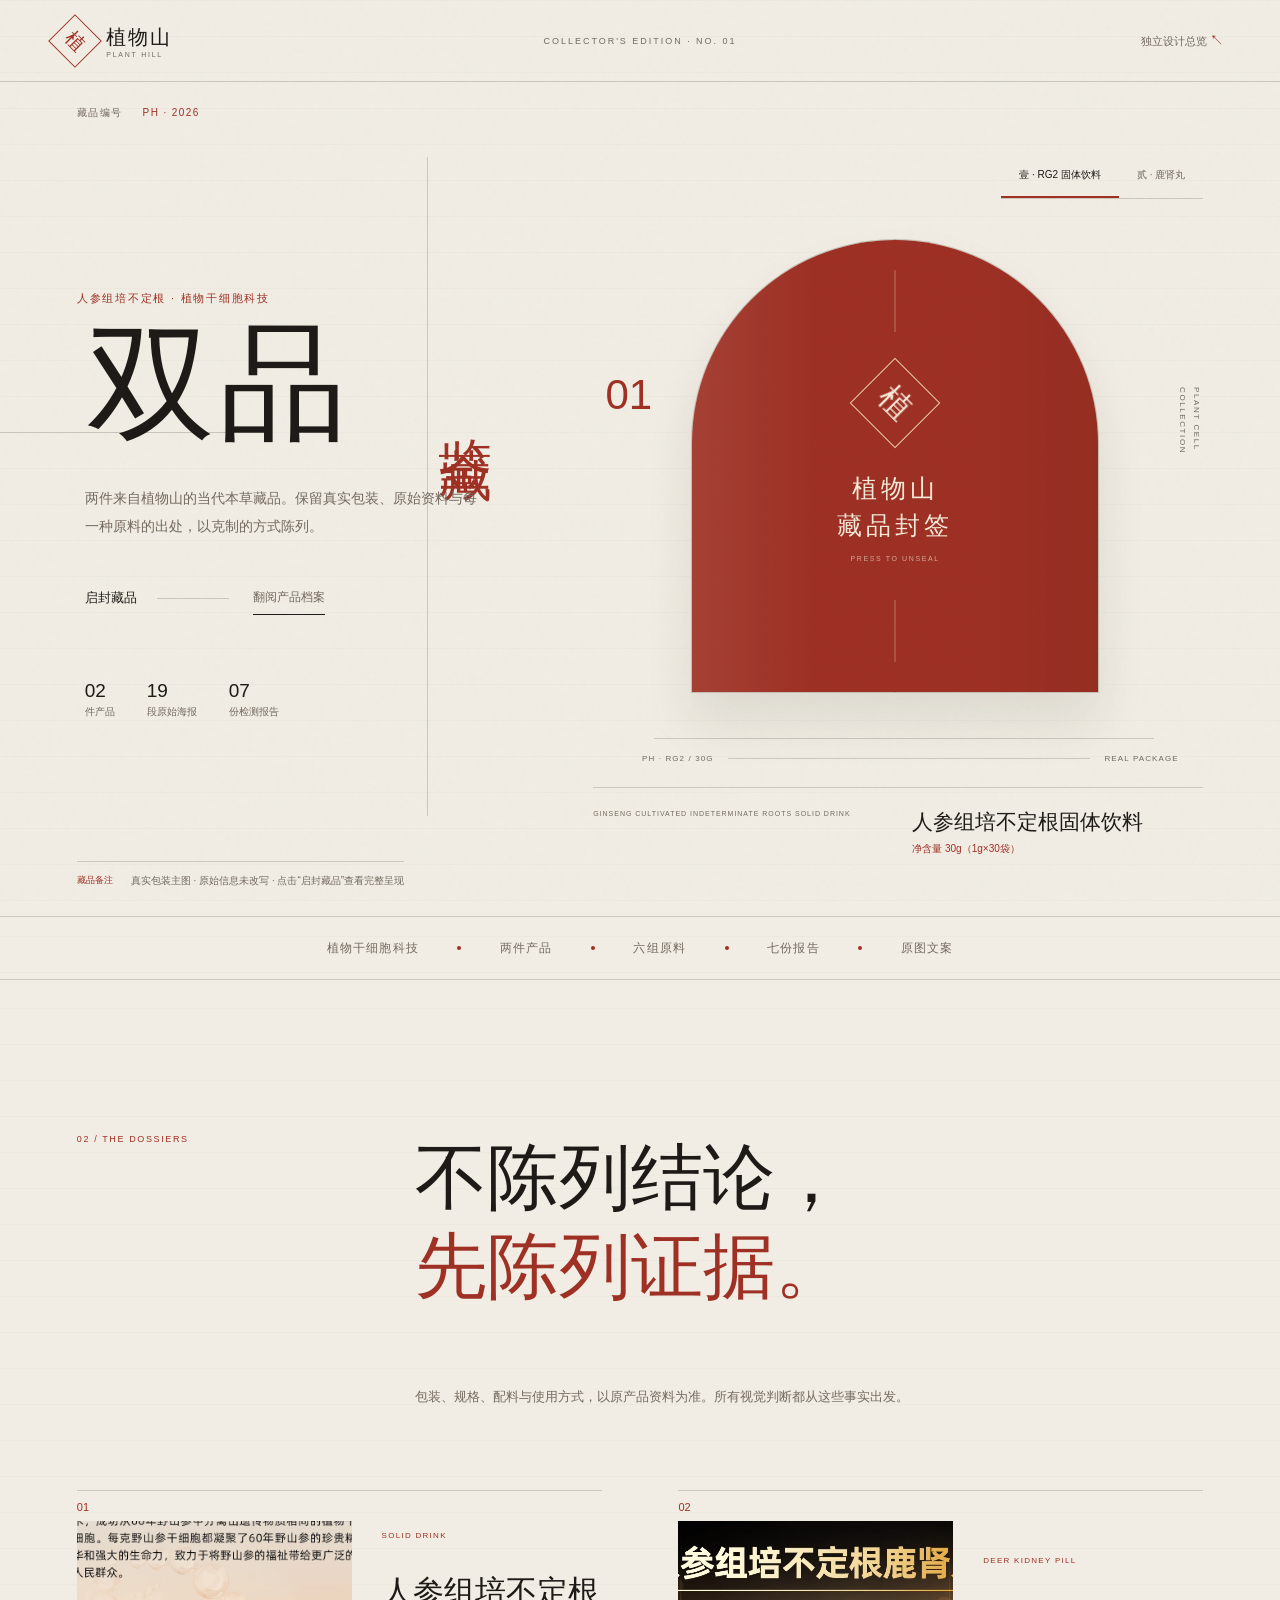
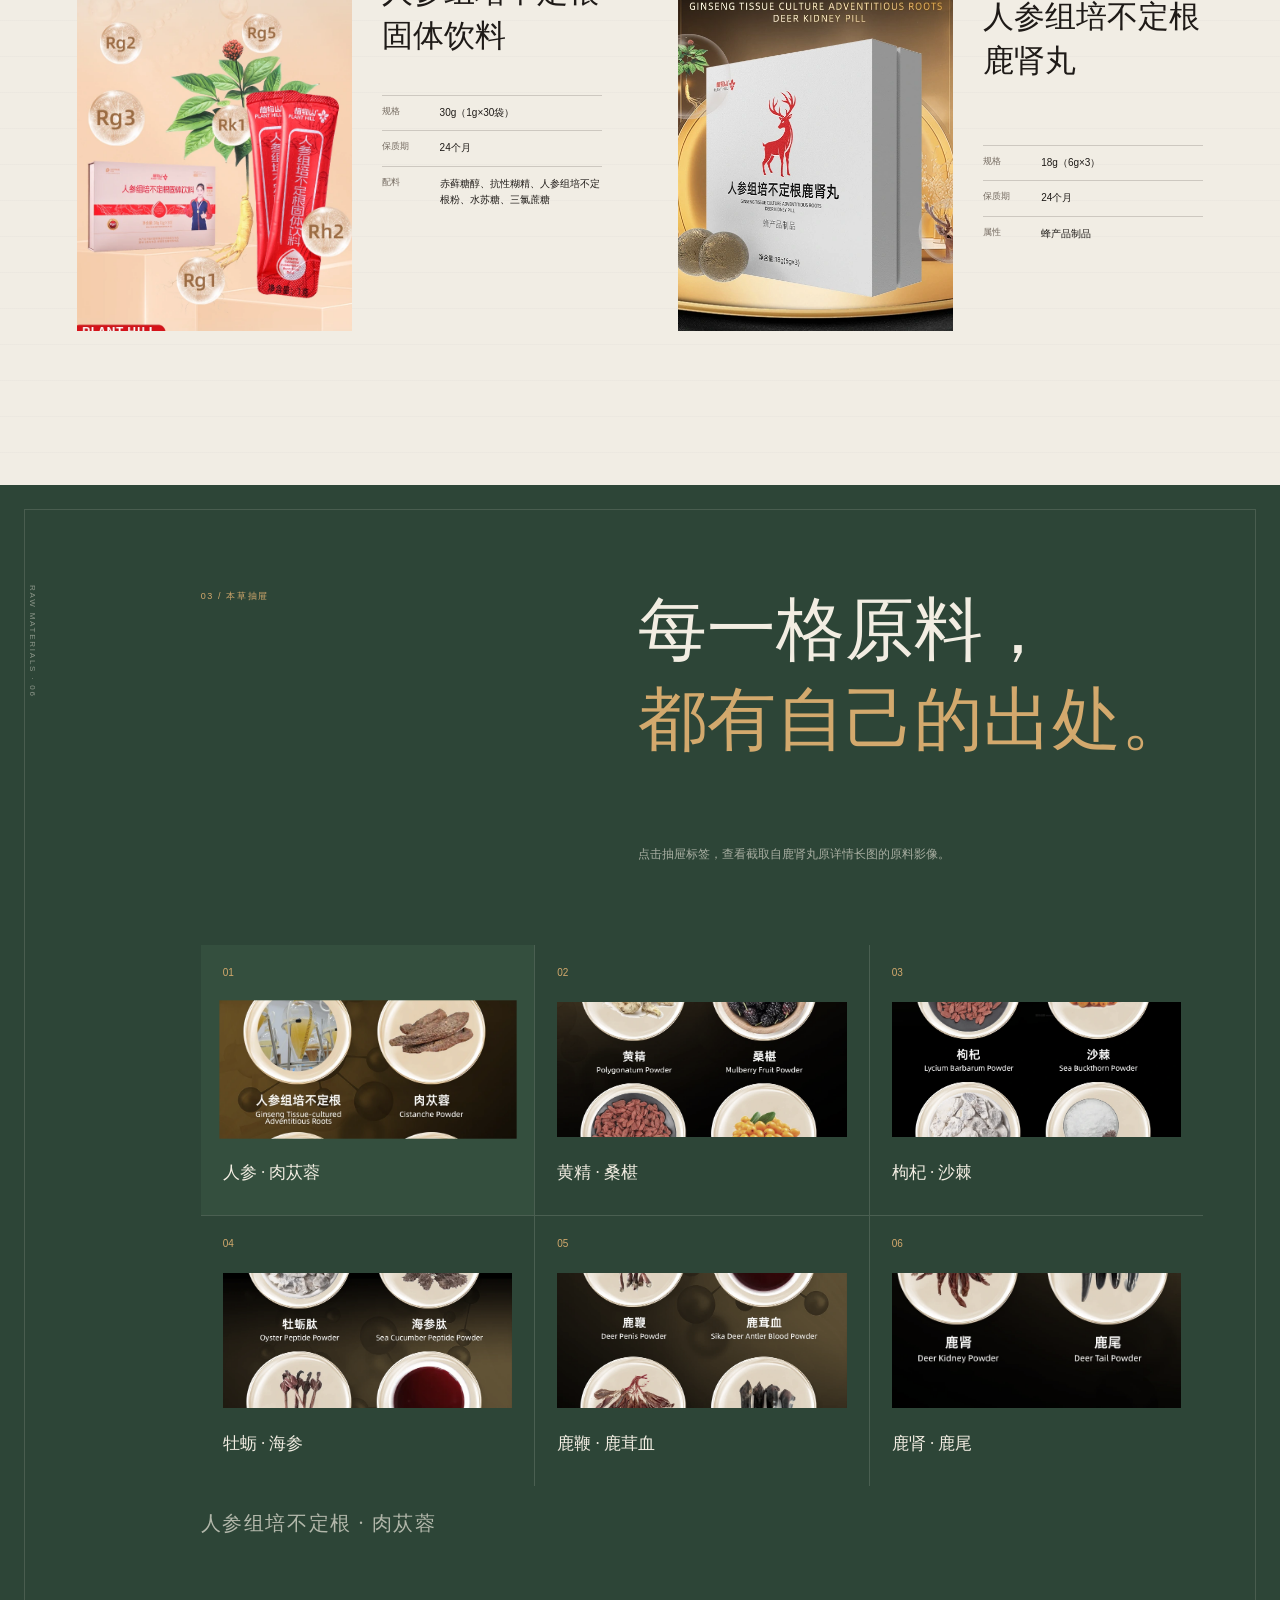
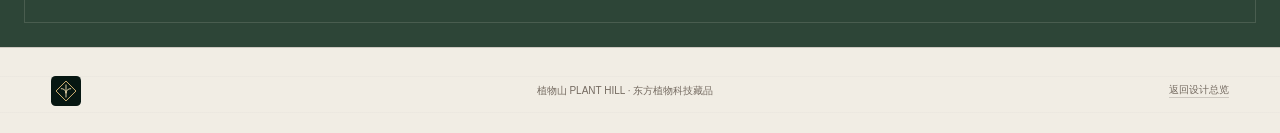
<file: preview-collector.html>
<!doctype html>
<html lang="zh-CN">
<head>
  <meta charset="utf-8">
  <meta name="viewport" content="width=device-width, initial-scale=1, viewport-fit=cover">
  <meta name="theme-color" content="#f1ede4">
  <title>东方藏品版｜植物山双产品展示</title>
  <link rel="icon" href="favicon.svg" type="image/svg+xml">
  <link rel="stylesheet" href="preview-collector.css">
</head>
<body>
  <header class="masthead">
    <a class="brand" href="index.html" aria-label="返回设计总览">
      <span class="brand-mark">植</span>
      <span>植物山<small>PLANT HILL</small></span>
    </a>
    <p>COLLECTOR'S EDITION · NO. 01</p>
    <a class="back" href="index.html">独立设计总览 <span>↖</span></a>
  </header>

  <main>
    <section class="hero">
      <div class="hero-rule hero-rule--top"></div>
      <div class="hero-rule hero-rule--left"></div>
      <p class="folio">藏品编号 <strong>PH · 2026</strong></p>

      <div class="hero-copy">
        <p class="kicker">人参组培不定根 · 植物干细胞科技</p>
        <h1><span>双品</span><em>鉴藏</em></h1>
        <p class="hero-lead">
          两件来自植物山的当代本草藏品。保留真实包装、原始资料与每一种原料的出处，以克制的方式陈列。
        </p>
        <div class="hero-actions">
          <button class="ink-button" type="button" id="revealCollector">
            <span>启封藏品</span>
            <i></i>
          </button>
          <a class="text-link" href="#dossier">翻阅产品档案</a>
        </div>
        <dl class="edition-data">
          <div><dt>02</dt><dd>件产品</dd></div>
          <div><dt>19</dt><dd>段原始海报</dd></div>
          <div><dt>07</dt><dd>份检测报告</dd></div>
        </dl>
      </div>

      <div class="display-column">
        <div class="product-tabs" role="tablist" aria-label="切换藏品">
          <button type="button" class="is-active" data-product="rg2" role="tab" aria-selected="true">壹 · RG2 固体饮料</button>
          <button type="button" data-product="lushen" role="tab" aria-selected="false">贰 · 鹿肾丸</button>
        </div>

        <div class="vitrine" id="vitrine">
          <span class="vitrine-index" data-index>01</span>
          <span class="vitrine-english">PLANT CELL<br>COLLECTION</span>
          <div class="vitrine-arch">
            <img src="assets/products/rg2-cutout.webp" alt="人参组培不定根固体饮料包装" data-product-image width="670" height="790">
            <div class="vitrine-cover">
              <span class="cover-mark">植</span>
              <p>植物山<br>藏品封签</p>
              <small>PRESS TO UNSEAL</small>
            </div>
          </div>
          <div class="vitrine-base">
            <span data-product-code>PH · RG2 / 30G</span>
            <i></i>
            <span>REAL PACKAGE</span>
          </div>
          <div class="ink-particles" aria-hidden="true"></div>
        </div>

        <div class="collection-caption">
          <p data-product-en>GINSENG CULTIVATED INDETERMINATE ROOTS SOLID DRINK</p>
          <div>
            <h2 data-product-name>人参组培不定根固体饮料</h2>
            <p data-product-spec>净含量 30g（1g×30袋）</p>
          </div>
        </div>
      </div>

      <div class="specimen-note">
        <span>藏品备注</span>
        <p data-product-note>真实包装主图 · 原始信息未改写 · 点击“启封藏品”查看完整呈现</p>
      </div>
    </section>

    <section class="ribbon" aria-label="产品身份">
      <span>植物干细胞科技</span>
      <i></i>
      <span>两件产品</span>
      <i></i>
      <span>六组原料</span>
      <i></i>
      <span>七份报告</span>
      <i></i>
      <span>原图文案</span>
    </section>

    <section class="dossier" id="dossier">
      <header class="section-head">
        <p>02 / THE DOSSIERS</p>
        <h2>不陈列结论，<br><em>先陈列证据。</em></h2>
        <p>包装、规格、配料与使用方式，以原产品资料为准。所有视觉判断都从这些事实出发。</p>
      </header>

      <div class="dossier-grid">
        <article>
          <span class="dossier-no">01</span>
          <figure><img src="assets/products/rg2-pack-scene.webp" alt="RG2 固体饮料包装" loading="lazy"></figure>
          <p class="dossier-en">SOLID DRINK</p>
          <h3>人参组培不定根<br>固体饮料</h3>
          <dl>
            <div><dt>规格</dt><dd>30g（1g×30袋）</dd></div>
            <div><dt>保质期</dt><dd>24个月</dd></div>
            <div><dt>配料</dt><dd>赤藓糖醇、抗性糊精、人参组培不定根粉、水苏糖、三氯蔗糖</dd></div>
          </dl>
        </article>
        <article>
          <span class="dossier-no">02</span>
          <figure><img src="assets/products/lushen-box.webp" alt="鹿肾丸包装" loading="lazy"></figure>
          <p class="dossier-en">DEER KIDNEY PILL</p>
          <h3>人参组培不定根<br>鹿肾丸</h3>
          <dl>
            <div><dt>规格</dt><dd>18g（6g×3）</dd></div>
            <div><dt>保质期</dt><dd>24个月</dd></div>
            <div><dt>属性</dt><dd>蜂产品制品</dd></div>
          </dl>
        </article>
      </div>
    </section>

    <section class="ingredient-index">
      <p class="vertical-title">RAW MATERIALS · 06</p>
      <div class="ingredient-intro">
        <p>03 / 本草抽屉</p>
        <h2>每一格原料，<br><em>都有自己的出处。</em></h2>
        <p>点击抽屉标签，查看截取自鹿肾丸原详情长图的原料影像。</p>
      </div>
      <div class="drawers">
        <button type="button" class="drawer is-active" data-ingredient="1" data-name="人参组培不定根 · 肉苁蓉">
          <span>01</span><img src="assets/ingredients/group-1.webp" alt="人参组培不定根与肉苁蓉原料" loading="lazy"><b>人参 · 肉苁蓉</b>
        </button>
        <button type="button" class="drawer" data-ingredient="2" data-name="黄精 · 桑椹">
          <span>02</span><img src="assets/ingredients/group-2.webp" alt="黄精与桑椹原料" loading="lazy"><b>黄精 · 桑椹</b>
        </button>
        <button type="button" class="drawer" data-ingredient="3" data-name="枸杞 · 沙棘">
          <span>03</span><img src="assets/ingredients/group-3.webp" alt="枸杞与沙棘原料" loading="lazy"><b>枸杞 · 沙棘</b>
        </button>
        <button type="button" class="drawer" data-ingredient="4" data-name="牡蛎肽 · 海参肽">
          <span>04</span><img src="assets/ingredients/group-4.webp" alt="牡蛎肽与海参肽原料" loading="lazy"><b>牡蛎 · 海参</b>
        </button>
        <button type="button" class="drawer" data-ingredient="5" data-name="鹿鞭 · 鹿茸血">
          <span>05</span><img src="assets/ingredients/group-5.webp" alt="鹿鞭与鹿茸血原料" loading="lazy"><b>鹿鞭 · 鹿茸血</b>
        </button>
        <button type="button" class="drawer" data-ingredient="6" data-name="鹿肾 · 鹿尾">
          <span>06</span><img src="assets/ingredients/group-6.webp" alt="鹿肾与鹿尾原料" loading="lazy"><b>鹿肾 · 鹿尾</b>
        </button>
      </div>
      <p class="drawer-caption" data-drawer-caption>人参组培不定根 · 肉苁蓉</p>
    </section>
  </main>

  <footer>
    <img src="favicon.svg" alt="">
    <p>植物山 PLANT HILL · 东方植物科技藏品</p>
    <a href="index.html">返回设计总览</a>
  </footer>

  <script src="preview-collector.js"></script>
</body>
</html>
</file>
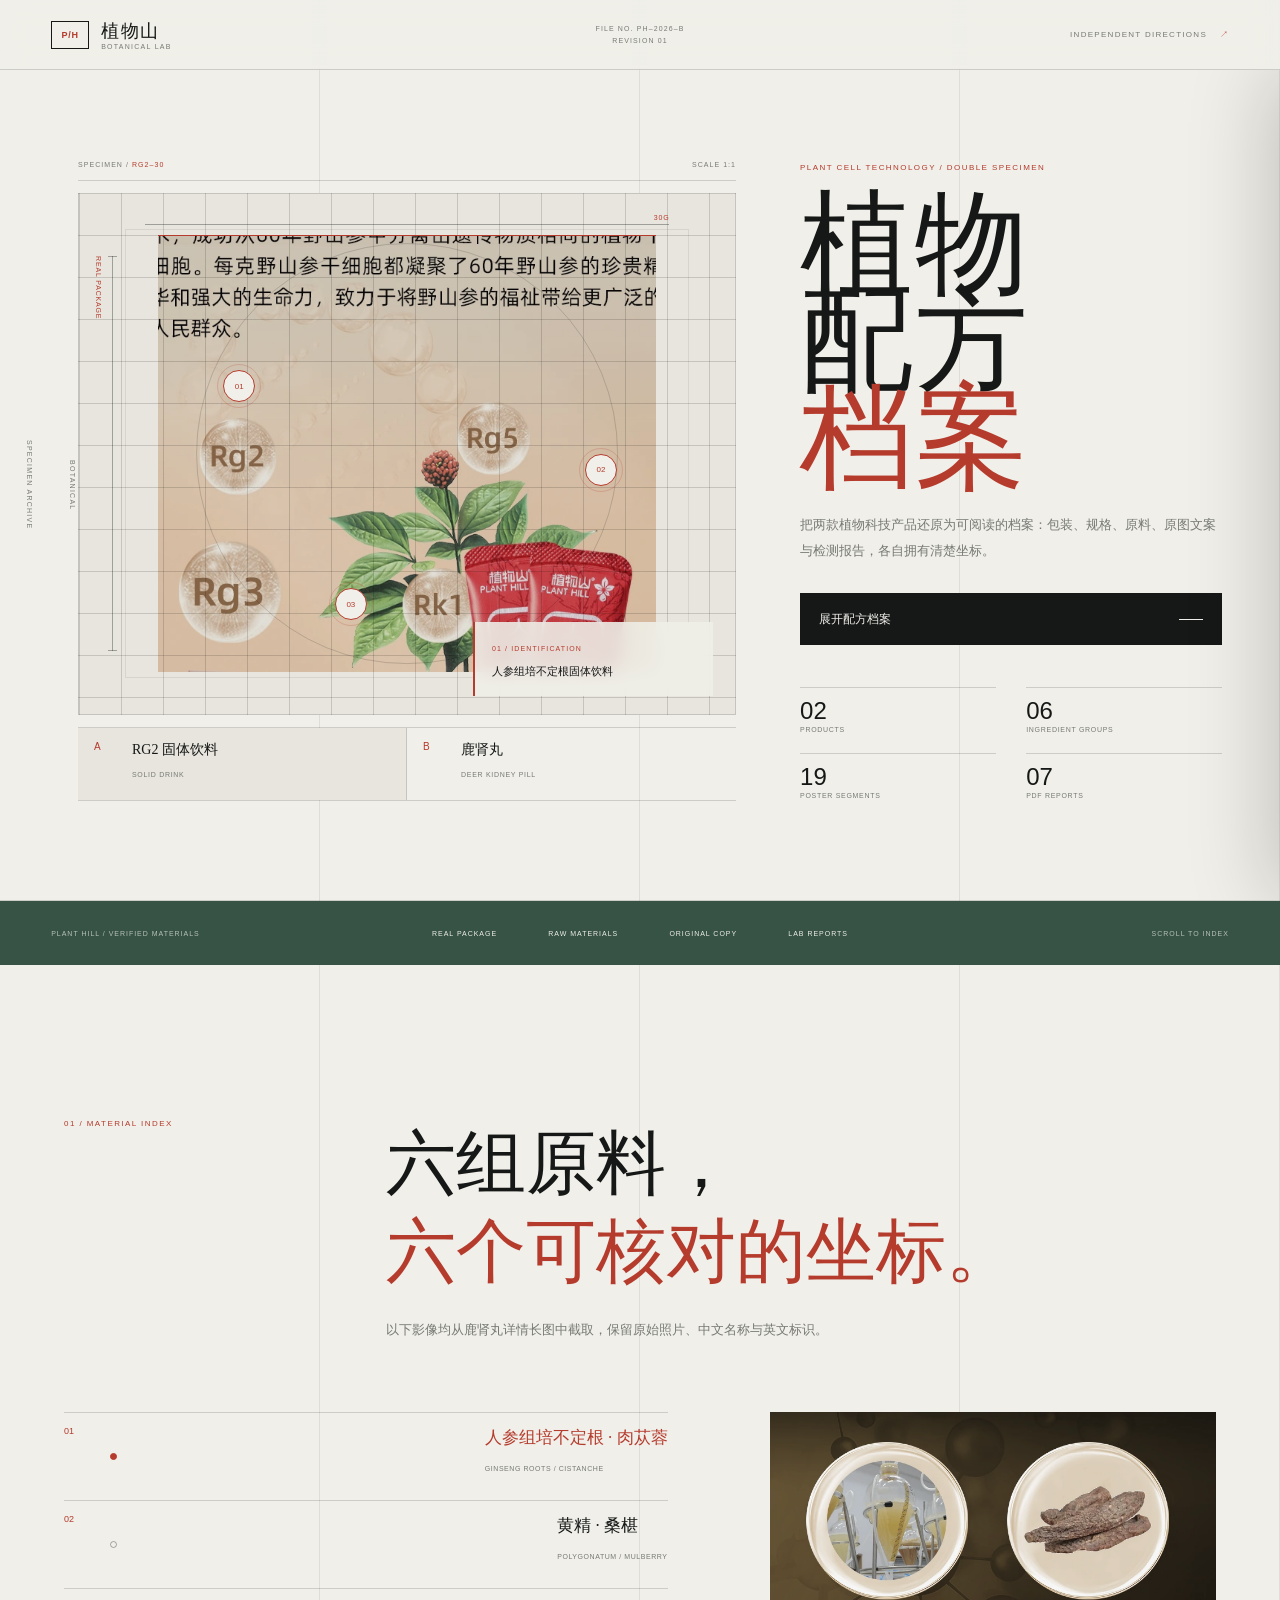
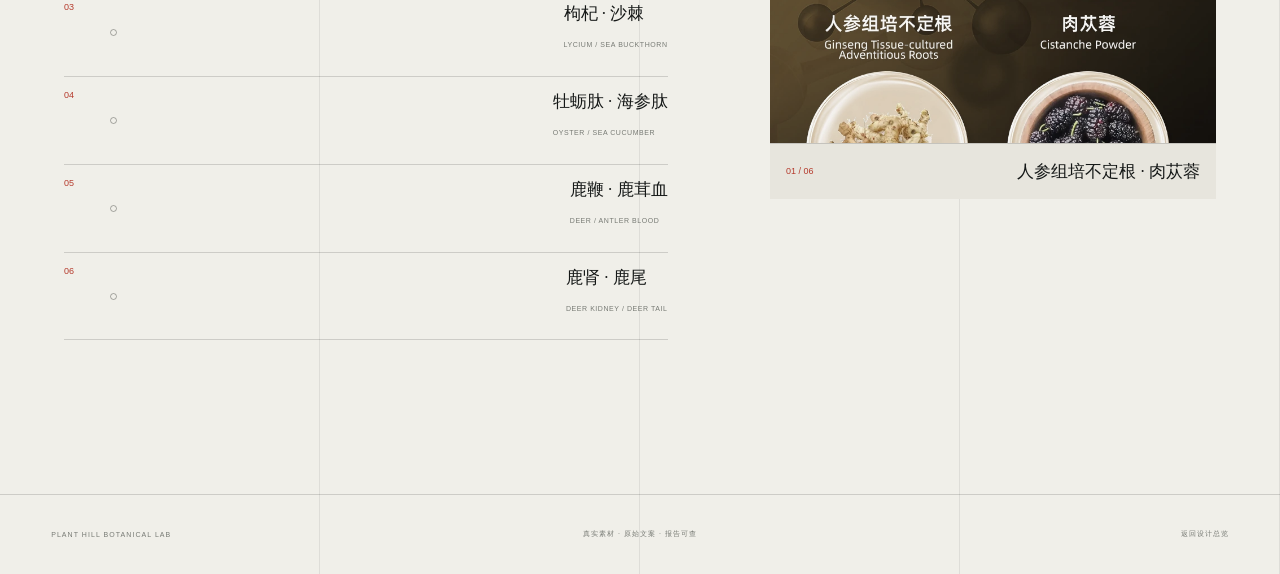
<file: preview-lab.html>
<!doctype html>
<html lang="zh-CN">
<head>
  <meta charset="utf-8">
  <meta name="viewport" content="width=device-width, initial-scale=1, viewport-fit=cover">
  <meta name="theme-color" content="#f0efe9">
  <title>本草档案版｜植物山双产品展示</title>
  <link rel="icon" href="favicon.svg" type="image/svg+xml">
  <link rel="stylesheet" href="preview-lab.css">
</head>
<body>
  <header class="rail-header">
    <a class="lab-brand" href="index.html">
      <span class="lab-brand__symbol">P/H</span>
      <span>植物山<small>BOTANICAL LAB</small></span>
    </a>
    <div class="file-code">FILE NO. PH–2026–B<br>REVISION 01</div>
    <a class="lab-exit" href="index.html">INDEPENDENT DIRECTIONS <span>↗</span></a>
  </header>

  <main>
    <section class="lab-hero">
      <aside class="spine">
        <span>BOTANICAL</span>
        <i></i>
        <span>SPECIMEN ARCHIVE</span>
      </aside>

      <div class="hero-grid">
        <div class="specimen-zone">
          <div class="zone-meta">
            <span>SPECIMEN / <b data-lab-code>RG2–30</b></span>
            <span>SCALE 1:1</span>
          </div>
          <div class="specimen-board">
            <div class="measure measure--vertical"></div>
            <div class="measure measure--horizontal"></div>
            <span class="axis-label axis-label--top">30G</span>
            <span class="axis-label axis-label--side">REAL PACKAGE</span>
            <div class="specimen-image">
              <img src="assets/products/rg2-pack-scene.webp" alt="人参组培不定根固体饮料包装" data-lab-image>
              <div class="scan-sweep"></div>
            </div>
            <button class="hotspot hotspot--one" type="button" data-hotspot="name" aria-label="查看产品名称">
              <span>01</span>
            </button>
            <button class="hotspot hotspot--two" type="button" data-hotspot="spec" aria-label="查看产品规格">
              <span>02</span>
            </button>
            <button class="hotspot hotspot--three" type="button" data-hotspot="source" aria-label="查看原料信息">
              <span>03</span>
            </button>
            <div class="hotspot-note" data-hotspot-note>
              <span>01 / IDENTIFICATION</span>
              <p data-hotspot-text>人参组培不定根固体饮料</p>
            </div>
          </div>
          <div class="sample-rack" role="tablist" aria-label="切换产品样本">
            <button class="is-active" type="button" data-lab-product="rg2" role="tab" aria-selected="true">
              <span>A</span>
              <b>RG2 固体饮料</b>
              <small>SOLID DRINK</small>
            </button>
            <button type="button" data-lab-product="lushen" role="tab" aria-selected="false">
              <span>B</span>
              <b>鹿肾丸</b>
              <small>DEER KIDNEY PILL</small>
            </button>
          </div>
        </div>

        <div class="lab-copy">
          <p class="lab-kicker">PLANT CELL TECHNOLOGY / DOUBLE SPECIMEN</p>
          <h1>植物<br>配方<br><em>档案</em></h1>
          <p class="lab-lead">
            把两款植物科技产品还原为可阅读的档案：包装、规格、原料、原图文案与检测报告，各自拥有清楚坐标。
          </p>
          <button class="lab-button" type="button" id="toggleDossier">
            <span>展开配方档案</span>
            <i></i>
          </button>
          <dl class="lab-counts">
            <div><dt>02</dt><dd>PRODUCTS</dd></div>
            <div><dt>06</dt><dd>INGREDIENT GROUPS</dd></div>
            <div><dt>19</dt><dd>POSTER SEGMENTS</dd></div>
            <div><dt>07</dt><dd>PDF REPORTS</dd></div>
          </dl>
        </div>
      </div>

      <aside class="dossier-drawer" id="dossierDrawer">
        <header>
          <span>QUICK DOSSIER</span>
          <button type="button" id="closeDossier" aria-label="关闭配方档案">×</button>
        </header>
        <p class="dossier-code" data-lab-code-drawer>PH–RG2 / 30G</p>
        <h2 data-lab-name>人参组培不定根固体饮料</h2>
        <dl>
          <div><dt>产品规格</dt><dd data-lab-spec>净含量 30g（1g×30袋）</dd></div>
          <div><dt>保质期</dt><dd>24个月</dd></div>
          <div><dt>配料信息</dt><dd data-lab-ingredients>赤藓糖醇、抗性糊精、人参组培不定根粉、水苏糖、三氯蔗糖</dd></div>
        </dl>
        <p class="dossier-disclaimer">本产品属于食品，不能替代药品。完整信息请以原产品包装、海报与 PDF 报告为准。</p>
      </aside>
    </section>

    <section class="lab-strip">
      <span>PLANT HILL / VERIFIED MATERIALS</span>
      <div><b>REAL PACKAGE</b><b>RAW MATERIALS</b><b>ORIGINAL COPY</b><b>LAB REPORTS</b></div>
      <span>SCROLL TO INDEX</span>
    </section>

    <section class="index-section">
      <header class="index-head">
        <p>01 / MATERIAL INDEX</p>
        <div>
          <h2>六组原料，<br><em>六个可核对的坐标。</em></h2>
          <p>以下影像均从鹿肾丸详情长图中截取，保留原始照片、中文名称与英文标识。</p>
        </div>
      </header>
      <div class="material-table">
        <button class="material-row is-active" type="button" data-material="1">
          <span>01</span><strong>人参组培不定根 · 肉苁蓉</strong><small>GINSENG ROOTS / CISTANCHE</small><i></i>
        </button>
        <button class="material-row" type="button" data-material="2">
          <span>02</span><strong>黄精 · 桑椹</strong><small>POLYGONATUM / MULBERRY</small><i></i>
        </button>
        <button class="material-row" type="button" data-material="3">
          <span>03</span><strong>枸杞 · 沙棘</strong><small>LYCIUM / SEA BUCKTHORN</small><i></i>
        </button>
        <button class="material-row" type="button" data-material="4">
          <span>04</span><strong>牡蛎肽 · 海参肽</strong><small>OYSTER / SEA CUCUMBER</small><i></i>
        </button>
        <button class="material-row" type="button" data-material="5">
          <span>05</span><strong>鹿鞭 · 鹿茸血</strong><small>DEER / ANTLER BLOOD</small><i></i>
        </button>
        <button class="material-row" type="button" data-material="6">
          <span>06</span><strong>鹿肾 · 鹿尾</strong><small>DEER KIDNEY / DEER TAIL</small><i></i>
        </button>
        <div class="material-preview">
          <img src="assets/ingredients/group-1.webp" alt="人参组培不定根与肉苁蓉原料" data-material-image>
          <div><span data-material-count>01 / 06</span><p data-material-name>人参组培不定根 · 肉苁蓉</p></div>
        </div>
      </div>
    </section>
  </main>

  <footer>
    <span>PLANT HILL BOTANICAL LAB</span>
    <p>真实素材 · 原始文案 · 报告可查</p>
    <a href="index.html">返回设计总览</a>
  </footer>

  <script src="preview-lab.js"></script>
</body>
</html>
</file>
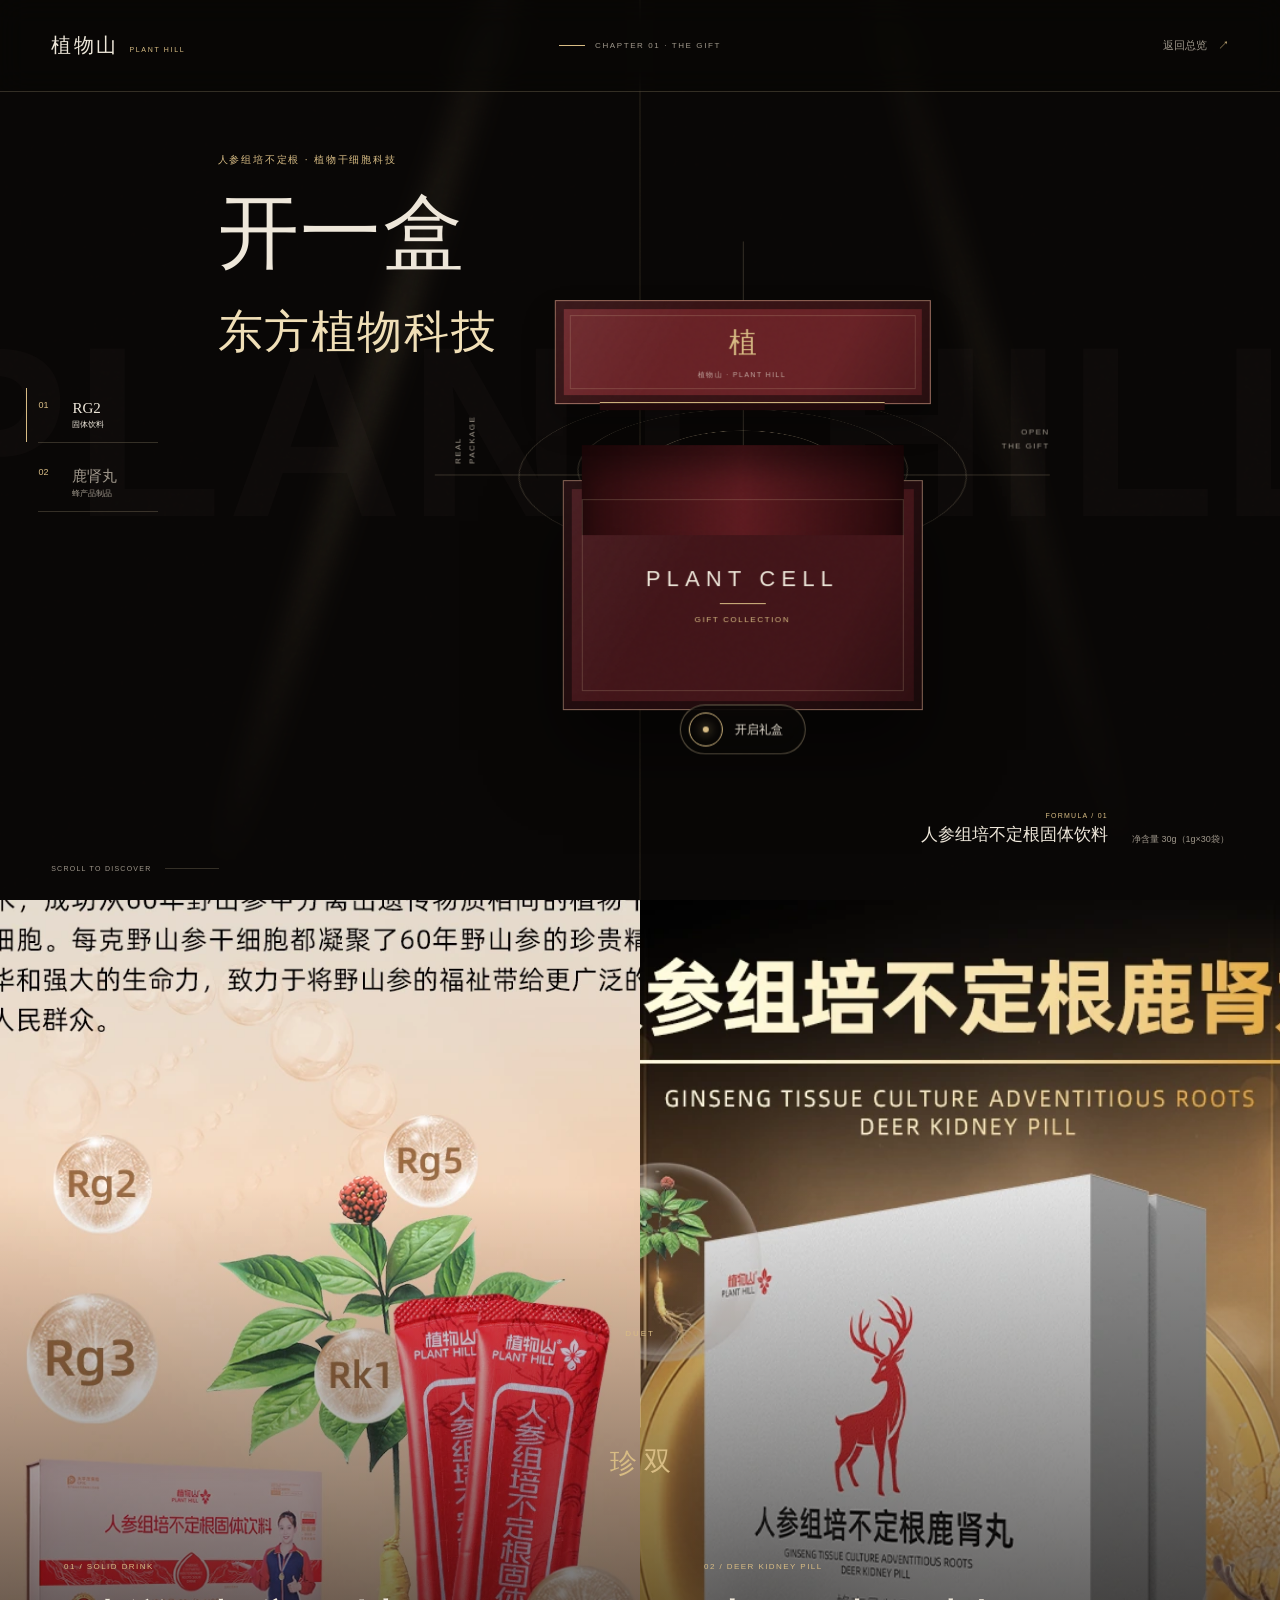
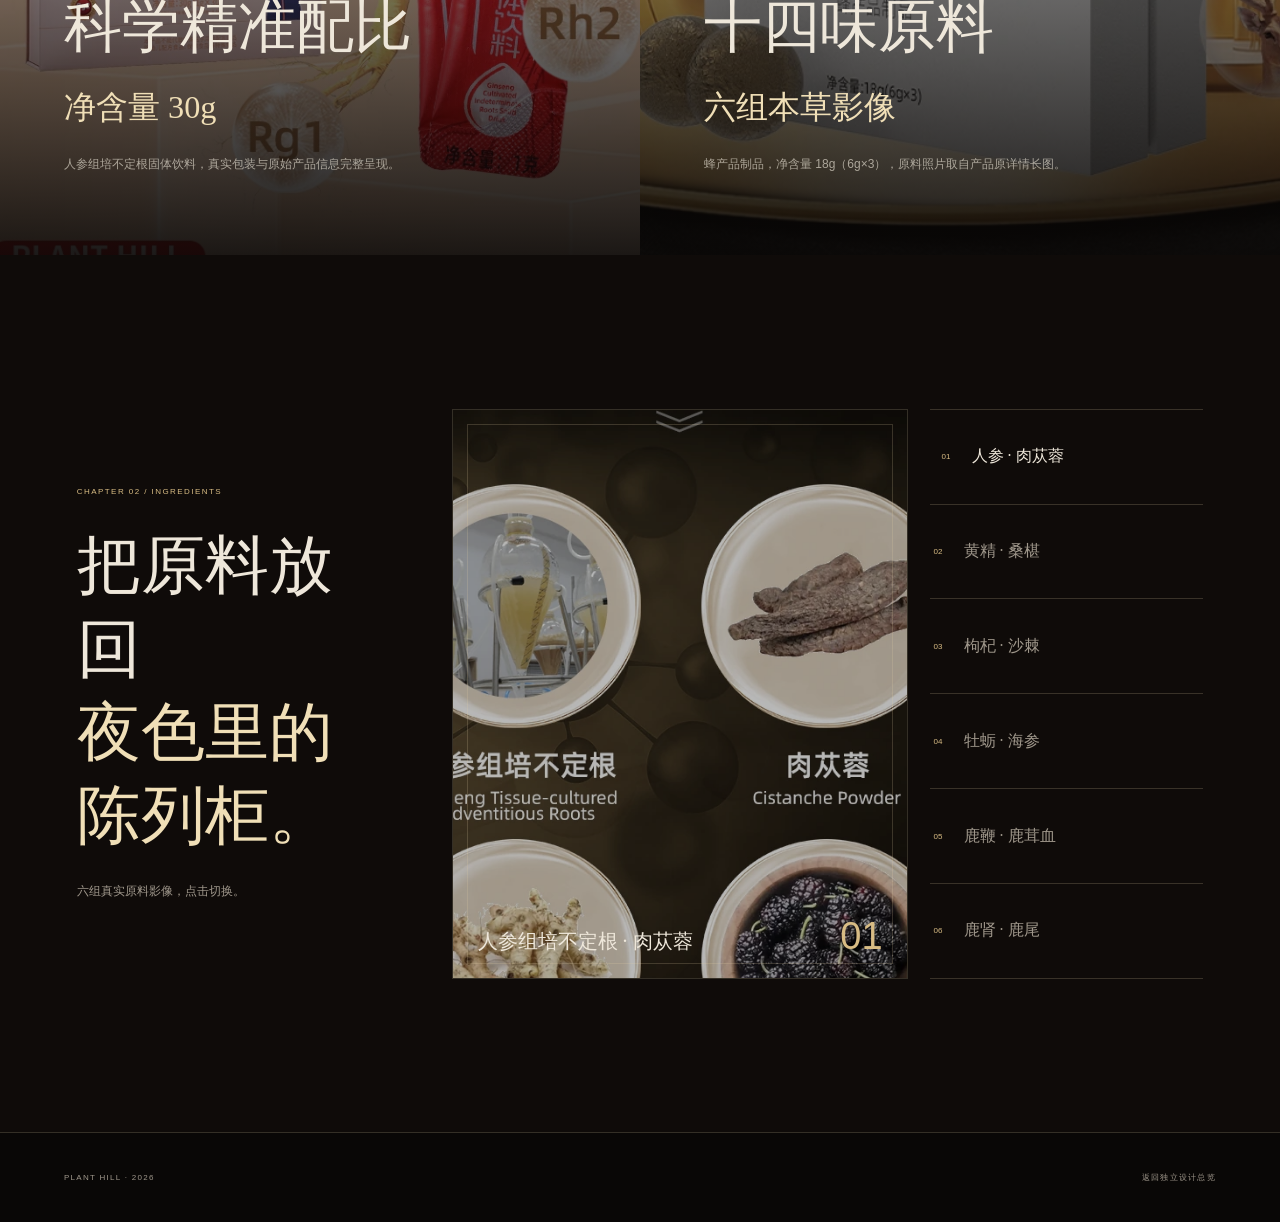
<file: preview-lacquer.html>
<!doctype html>
<html lang="zh-CN">
<head>
  <meta charset="utf-8">
  <meta name="viewport" content="width=device-width, initial-scale=1, viewport-fit=cover">
  <meta name="theme-color" content="#090706">
  <title>夜宴礼匣版｜植物山双产品展示</title>
  <link rel="icon" href="favicon.svg" type="image/svg+xml">
  <link rel="stylesheet" href="preview-lacquer.css">
</head>
<body>
  <header class="topbar">
    <a class="wordmark" href="index.html">
      <span>植物山</span>
      <small>PLANT HILL</small>
    </a>
    <div class="chapter-mark"><i></i><span>CHAPTER 01 · THE GIFT</span></div>
    <a class="exit" href="index.html">返回总览 <span>↗</span></a>
  </header>

  <main>
    <section class="hero">
      <div class="light-beam light-beam--one"></div>
      <div class="light-beam light-beam--two"></div>
      <p class="giant-type" aria-hidden="true">PLANT HILL</p>

      <nav class="side-nav" aria-label="产品切换">
        <button class="is-active" type="button" data-night-product="rg2">
          <span>01</span>
          <b>RG2</b>
          <small>固体饮料</small>
        </button>
        <button type="button" data-night-product="lushen">
          <span>02</span>
          <b>鹿肾丸</b>
          <small>蜂产品制品</small>
        </button>
      </nav>

      <div class="hero-title">
        <p>人参组培不定根 · 植物干细胞科技</p>
        <h1>开一盒<br><em>东方植物科技</em></h1>
      </div>

      <div class="lacquer-stage" id="lacquerStage">
        <div class="stage-halo"></div>
        <div class="stage-line stage-line--x"></div>
        <div class="stage-line stage-line--y"></div>
        <span class="stage-label stage-label--left">REAL<br>PACKAGE</span>
        <span class="stage-label stage-label--right">OPEN<br>THE GIFT</span>

        <div class="lacquer-box" id="lacquerBox">
          <div class="box-lid">
            <span class="lid-rim"></span>
            <span class="lid-mark">植</span>
            <small>植物山 · PLANT HILL</small>
          </div>
          <div class="box-body">
            <div class="box-silk"></div>
            <div class="box-front">
              <span>PLANT CELL</span>
              <i></i>
              <small>GIFT COLLECTION</small>
            </div>
          </div>
          <div class="night-product">
            <img src="assets/products/rg2-cutout.webp" alt="人参组培不定根固体饮料真实包装" data-night-image width="670" height="790">
          </div>
          <div class="night-particles" aria-hidden="true"></div>
        </div>

        <button class="open-gift" type="button" id="nightOpen" aria-expanded="false">
          <span class="open-gift__ring"></span>
          <span>开启礼盒</span>
        </button>
      </div>

      <div class="hero-meta">
        <div>
          <span>FORMULA / 01</span>
          <strong data-night-name>人参组培不定根固体饮料</strong>
        </div>
        <p data-night-spec>净含量 30g（1g×30袋）</p>
      </div>

      <a class="scroll-line" href="#duet"><span>SCROLL TO DISCOVER</span><i></i></a>
    </section>

    <section class="duet" id="duet">
      <article class="duet-panel duet-panel--rg2">
        <img src="assets/products/rg2-pack-scene.webp" alt="人参组培不定根固体饮料包装" loading="lazy">
        <div class="panel-shade"></div>
        <div class="panel-copy">
          <span>01 / SOLID DRINK</span>
          <h2>科学精准配比<br><em>净含量 30g</em></h2>
          <p>人参组培不定根固体饮料，真实包装与原始产品信息完整呈现。</p>
        </div>
      </article>
      <article class="duet-panel duet-panel--lushen">
        <img src="assets/products/lushen-box.webp" alt="人参组培不定根鹿肾丸包装" loading="lazy">
        <div class="panel-shade"></div>
        <div class="panel-copy">
          <span>02 / DEER KIDNEY PILL</span>
          <h2>十四味原料<br><em>六组本草影像</em></h2>
          <p>蜂产品制品，净含量 18g（6g×3），原料照片取自产品原详情长图。</p>
        </div>
      </article>
      <div class="duet-center">
        <span>DUET</span>
        <i></i>
        <p>双<br>珍</p>
      </div>
    </section>

    <section class="ingredient-night">
      <div class="night-heading">
        <p>CHAPTER 02 / INGREDIENTS</p>
        <h2>把原料放回<br><em>夜色里的陈列柜。</em></h2>
        <span>六组真实原料影像，点击切换。</span>
      </div>
      <div class="night-slider">
        <div class="night-image-wrap">
          <img src="assets/ingredients/group-1.webp" alt="人参组培不定根与肉苁蓉原料" data-night-ingredient>
          <span data-night-index>01</span>
        </div>
        <div class="night-list" role="tablist" aria-label="原料图鉴">
          <button class="is-active" type="button" data-night-item="1" data-image="assets/ingredients/group-1.webp" data-name="人参组培不定根 · 肉苁蓉"><span>01</span>人参 · 肉苁蓉</button>
          <button type="button" data-night-item="2" data-image="assets/ingredients/group-2.webp" data-name="黄精 · 桑椹"><span>02</span>黄精 · 桑椹</button>
          <button type="button" data-night-item="3" data-image="assets/ingredients/group-3.webp" data-name="枸杞 · 沙棘"><span>03</span>枸杞 · 沙棘</button>
          <button type="button" data-night-item="4" data-image="assets/ingredients/group-4.webp" data-name="牡蛎肽 · 海参肽"><span>04</span>牡蛎 · 海参</button>
          <button type="button" data-night-item="5" data-image="assets/ingredients/group-5.webp" data-name="鹿鞭 · 鹿茸血"><span>05</span>鹿鞭 · 鹿茸血</button>
          <button type="button" data-night-item="6" data-image="assets/ingredients/group-6.webp" data-name="鹿肾 · 鹿尾"><span>06</span>鹿肾 · 鹿尾</button>
        </div>
        <p class="night-caption" data-night-caption>人参组培不定根 · 肉苁蓉</p>
      </div>
    </section>
  </main>

  <footer>
    <span>PLANT HILL · 2026</span>
    <a href="index.html">返回独立设计总览</a>
  </footer>

  <script src="preview-lacquer.js"></script>
</body>
</html>
</file>
<file: preview-index.css>
:root {
  --paper: #f1ede4;
  --ink: #1c1916;
  --muted: #746a60;
  --line: rgba(39, 32, 27, 0.18);
  --red: #9f3024;
  --serif: "Songti SC", "STSong", "Noto Serif CJK SC", serif;
  --sans: "PingFang SC", "Hiragino Sans GB", "Microsoft YaHei", sans-serif;
  --en: "Avenir Next", "Helvetica Neue", Arial, sans-serif;
}
* { box-sizing: border-box; }
html { scroll-behavior: smooth; background: var(--paper); }
body {
  margin: 0;
  min-width: 320px;
  background:
    linear-gradient(rgba(31, 25, 21, 0.025) 1px, transparent 1px),
    var(--paper);
  background-size: 100% 36px;
  color: var(--ink);
  font-family: var(--sans);
}
img { display: block; max-width: 100%; }
a { color: inherit; text-decoration: none; }
a:focus-visible { outline: 2px solid var(--red); outline-offset: 4px; }
header {
  display: grid;
  grid-template-columns: 1fr auto 1fr;
  align-items: center;
  min-height: 82px;
  padding: 0 clamp(20px, 4vw, 68px);
  border-bottom: 1px solid var(--line);
}
.brand { display: inline-flex; align-items: center; gap: 12px; width: fit-content; }
.brand-mark { display: grid; width: 38px; height: 38px; place-items: center; border: 1px solid var(--red); color: var(--red); font-family: var(--serif); font-size: 19px; transform: rotate(45deg); }
.brand > span:last-child { display: grid; font-family: var(--serif); font-size: 20px; letter-spacing: 0.1em; }
.brand small { color: var(--muted); font-family: var(--en); font-size: 7px; letter-spacing: 0.23em; }
header > p, .status { margin: 0; color: var(--muted); font-family: var(--en); font-size: 8px; letter-spacing: 0.17em; }
.status { justify-self: end; padding: 6px 9px; border: 1px solid var(--line); color: var(--red); font-family: var(--sans); }

.intro {
  display: grid;
  grid-template-columns: minmax(160px, 0.32fr) minmax(0, 1fr);
  gap: clamp(30px, 7vw, 100px);
  padding: clamp(86px, 11vw, 154px) clamp(22px, 5vw, 76px) clamp(70px, 9vw, 120px);
}
.intro > p { margin: 6px 0 0; color: var(--red); font-size: 9px; letter-spacing: 0.16em; }
.intro h1 { margin: 0; font-family: var(--serif); font-size: clamp(54px, 7vw, 108px); font-weight: 500; line-height: 1.15; }
.intro h1 em { color: var(--red); font-style: normal; }
.intro > div { grid-column: 2; display: flex; align-items: flex-end; justify-content: space-between; gap: 40px; margin-top: -10px; }
.intro > div p { max-width: 620px; margin: 0; color: var(--muted); font-size: 14px; line-height: 1.95; }
.intro > div span { color: var(--red); font-family: var(--en); font-size: 10px; letter-spacing: 0.15em; }

.directions { border-top: 1px solid var(--line); }
.direction {
  display: grid;
  grid-template-columns: minmax(0, 1.25fr) minmax(340px, 0.75fr);
  min-height: 680px;
  border-bottom: 1px solid var(--line);
}
.direction:nth-child(2) .direction-preview { order: 2; }
.direction:nth-child(2) .direction-copy { order: 1; }
.direction-preview { position: relative; min-width: 0; overflow: hidden; background: #1b1a18; }
.direction-preview img { width: 100%; height: 100%; object-fit: cover; transition: transform 900ms cubic-bezier(0.2, 0.8, 0.2, 1); }
.direction:hover .direction-preview img { transform: scale(1.025); }
.direction-preview > span {
  position: absolute;
  right: 22px;
  bottom: 20px;
  display: flex;
  align-items: center;
  gap: 13px;
  padding: 9px 12px;
  border: 1px solid rgba(255, 255, 255, 0.34);
  background: rgba(0, 0, 0, 0.26);
  color: #fff;
  font-family: var(--en);
  font-size: 8px;
  letter-spacing: 0.16em;
  backdrop-filter: blur(10px);
}
.direction-preview b { font-size: 15px; font-weight: 400; }
.direction-copy { display: flex; flex-direction: column; justify-content: center; padding: clamp(46px, 7vw, 100px); }
.direction-no { color: var(--red); font-family: var(--en); font-size: 48px; font-weight: 300; line-height: 1; }
.direction-type { margin: 30px 0 7px; color: var(--muted); font-family: var(--en); font-size: 8px; letter-spacing: 0.18em; }
.direction h2 { margin: 0; font-family: var(--serif); font-size: clamp(48px, 5vw, 76px); font-weight: 500; }
.direction-copy > p:not(.direction-type) { max-width: 470px; margin: 24px 0 0; color: var(--muted); font-size: 13px; line-height: 1.95; }
.direction ul { display: grid; gap: 0; margin: 35px 0 0; padding: 0; border-top: 1px solid var(--line); list-style: none; }
.direction li { padding: 11px 0; border-bottom: 1px solid var(--line); color: var(--ink); font-size: 11px; }
.direction--lacquer .direction-copy { background: #0d0a08; color: #eee7da; }
.direction--lacquer .direction-no, .direction--lacquer h2 { color: #d8bc84; }
.direction--lacquer .direction-type, .direction--lacquer .direction-copy > p:not(.direction-type) { color: #9f978b; }
.direction--lacquer ul, .direction--lacquer li { border-color: rgba(238, 231, 218, 0.16); }
.direction--lab .direction-copy { background: #e7e5dd; }

.compare { padding: clamp(80px, 10vw, 140px) clamp(22px, 5vw, 76px); }
.compare > span { color: var(--red); font-family: var(--en); font-size: 8px; letter-spacing: 0.18em; }
.compare > p { margin: 14px 0 46px; color: var(--muted); font-size: 13px; }
.compare > div { display: grid; grid-template-columns: repeat(3, 1fr); gap: 18px; }
.compare a { position: relative; display: block; overflow: hidden; border: 1px solid var(--line); background: var(--paper); }
.compare img { width: 100%; aspect-ratio: 0.58; object-fit: cover; object-position: top; transition: transform 500ms ease; }
.compare a:hover img { transform: scale(1.025); }
.compare a span { position: absolute; top: 12px; left: 12px; display: grid; width: 30px; height: 30px; place-items: center; background: var(--red); color: #fff; font-family: var(--en); font-size: 9px; }

footer {
  display: flex;
  min-height: 84px;
  align-items: center;
  justify-content: space-between;
  gap: 30px;
  padding: 20px clamp(20px, 4vw, 68px);
  border-top: 1px solid var(--line);
  color: var(--muted);
  font-family: var(--en);
  font-size: 7px;
  letter-spacing: 0.15em;
}
footer p { margin: 0; text-align: right; }

@media (max-width: 900px) {
  header { grid-template-columns: 1fr auto; min-height: 70px; padding-inline: 18px; }
  header > p { display: none; }
  .intro { grid-template-columns: 1fr; padding: 68px 18px; }
  .intro > div { grid-column: 1; margin-top: 0; }
  .direction { grid-template-columns: 1fr; min-height: 0; }
  .direction:nth-child(2) .direction-preview, .direction:nth-child(2) .direction-copy { order: initial; }
  .direction-preview { aspect-ratio: 1.35; }
  .direction-copy { padding: 50px 22px 64px; }
  .compare { padding: 72px 18px; }
  .compare > div { gap: 8px; }
  footer { flex-wrap: wrap; padding-inline: 18px; }
}

@media (max-width: 520px) {
  .brand > span:last-child { font-size: 18px; }
  .intro h1 { font-size: 48px; }
  .intro > div { display: block; }
  .intro > div span { display: block; margin-top: 18px; }
  .direction-preview { aspect-ratio: 0.9; }
  .compare > div { grid-template-columns: 1fr 1fr 1fr; gap: 6px; }
  .compare img { aspect-ratio: 0.52; }
  footer { display: grid; }
  footer p { text-align: left; }
}
</file>
<file: product-reader.css>
:root {
  --paper: #f2eee5;
  --paper-deep: #e8e0d4;
  --ink: #1b1c18;
  --muted: #756f66;
  --faint: #a49b90;
  --line: rgba(43, 39, 34, 0.17);
  --line-strong: rgba(43, 39, 34, 0.34);
  --green: #203e31;
  --green-soft: #315446;
  --red: #a63428;
  --gold: #b18b4f;
  --white: #fffdf8;
  --header: rgba(242, 238, 229, 0.9);
  --serif: "Songti SC", "STSong", "Noto Serif CJK SC", serif;
  --sans: "PingFang SC", "Hiragino Sans GB", "Microsoft YaHei", sans-serif;
  --en: "Avenir Next", "Helvetica Neue", Arial, sans-serif;
}

* { box-sizing: border-box; }
html { scroll-behavior: smooth; background: var(--paper); }
body {
  margin: 0;
  min-width: 300px;
  overflow-x: hidden;
  background:
    linear-gradient(90deg, transparent calc(100% - 1px), rgba(43, 39, 34, 0.04) 100%),
    var(--paper);
  background-size: 25% 100%;
  color: var(--ink);
  font-family: var(--sans);
}
body.is-viewer-open { overflow: hidden; }
img { display: block; max-width: 100%; }
a { color: inherit; text-decoration: none; }
button { color: inherit; font: inherit; }
button, a { -webkit-tap-highlight-color: transparent; }
button:focus-visible, a:focus-visible, [tabindex]:focus-visible {
  outline: 2px solid var(--red);
  outline-offset: 4px;
}
.icon-sprite { position: absolute; width: 0; height: 0; overflow: hidden; }
svg {
  width: 1.05em;
  height: 1.05em;
  fill: none;
  stroke: currentColor;
  stroke-width: 1.6;
  stroke-linecap: round;
  stroke-linejoin: round;
}

.read-progress {
  position: fixed;
  top: 0;
  left: 0;
  z-index: 200;
  width: 100%;
  height: 2px;
}
.read-progress span {
  display: block;
  width: 0;
  height: 100%;
  background: var(--red);
  box-shadow: 0 0 12px rgba(166, 52, 40, 0.4);
}

.site-header {
  position: sticky;
  top: 0;
  z-index: 100;
  display: grid;
  grid-template-columns: 1fr auto 1fr;
  align-items: center;
  min-height: 72px;
  padding: 0 clamp(18px, 3.5vw, 58px);
  border-bottom: 1px solid var(--line);
  background: var(--header);
  backdrop-filter: blur(18px);
}
.brand { display: inline-flex; align-items: center; gap: 11px; width: fit-content; }
.brand-mark {
  display: grid;
  width: 34px;
  height: 34px;
  place-items: center;
  border: 1px solid var(--red);
  color: var(--red);
  font-family: var(--serif);
  font-size: 17px;
  transform: rotate(45deg);
}
.brand > span:last-child { display: grid; font-family: var(--serif); font-size: 18px; line-height: 1.15; letter-spacing: 0.08em; }
.brand small { margin-top: 3px; color: var(--muted); font-family: var(--en); font-size: 7px; letter-spacing: 0.2em; }

.product-jump {
  display: flex;
  min-height: 44px;
  padding: 3px;
  border: 1px solid var(--line);
  background: rgba(255, 253, 248, 0.42);
}
.product-jump button {
  min-height: 44px;
  padding: 0 16px;
  border: 0;
  background: transparent;
  color: var(--muted);
  font-size: 22px;
  cursor: pointer;
  transition: background-color 180ms ease, color 180ms ease;
}
.product-jump button span { margin-right: 7px; color: var(--red); font-family: var(--en); font-size: 16px; }
.product-jump button.is-active { background: var(--ink); color: var(--white); }

.report-jump {
  display: inline-flex;
  min-height: 44px;
  align-items: center;
  justify-self: end;
  gap: 8px;
  padding: 0;
  border: 0;
  background: transparent;
  font-size: 11px;
  cursor: pointer;
}
.report-jump__dot { width: 7px; height: 7px; border-radius: 50%; background: var(--red); box-shadow: 0 0 0 4px rgba(166, 52, 40, 0.1); }
.report-jump small { color: var(--muted); font-family: var(--en); font-size: 8px; letter-spacing: 0.08em; }

.opening {
  position: relative;
  display: grid;
  grid-template-columns: minmax(170px, 0.3fr) minmax(0, 1fr);
  gap: clamp(24px, 6vw, 96px);
  min-height: 520px;
  align-content: center;
  padding: clamp(80px, 10vw, 140px) clamp(22px, 5vw, 76px);
  border-bottom: 1px solid var(--line);
}
.opening-index { align-self: start; margin-top: 13px; color: var(--red); font-family: var(--en); font-size: 8px; letter-spacing: 0.16em; line-height: 1.9; }
.opening-copy { position: relative; z-index: 2; }
.opening-copy > p { margin: 0 0 24px; color: var(--muted); font-size: 10px; letter-spacing: 0.15em; }
.opening h1 { margin: 0; font-family: var(--serif); font-size: clamp(60px, 8vw, 126px); font-weight: 500; line-height: 1.03; }
.opening h1 em { color: var(--red); font-style: normal; }
.opening-note {
  grid-column: 2;
  display: flex;
  align-items: flex-end;
  justify-content: space-between;
  gap: 40px;
  margin-top: 40px;
}
.opening-note > p { max-width: 560px; margin: 0; color: var(--muted); font-size: 13px; line-height: 1.9; }
.opening-note dl { display: flex; flex: 0 0 auto; gap: clamp(18px, 3vw, 42px); margin: 0; }
.opening-note dl div { display: grid; gap: 2px; }
.opening-note dt { color: var(--red); font-family: var(--en); font-size: 20px; font-weight: 400; }
.opening-note dd { margin: 0; color: var(--muted); font-size: 9px; white-space: nowrap; }
.opening-line { position: absolute; right: 8%; bottom: 18%; display: flex; width: 190px; align-items: center; gap: 14px; }
.opening-line span { flex: 1; height: 1px; background: var(--line-strong); }
.opening-line i { width: 7px; height: 7px; border: 1px solid var(--red); transform: rotate(45deg); }

.product-document {
  position: relative;
  padding: 0 clamp(18px, 4vw, 64px) clamp(90px, 12vw, 170px);
  border-bottom: 1px solid var(--line);
}
.product-document--lushen { background: var(--paper-deep); }
.document-head {
  display: grid;
  grid-template-columns: 76px minmax(0, 1fr) auto;
  gap: clamp(18px, 3vw, 44px);
  align-items: center;
  width: min(1320px, 100%);
  min-height: 250px;
  margin-inline: auto;
  border-bottom: 1px solid var(--line);
}
.document-number { color: var(--red); font-family: var(--en); font-size: 46px; font-weight: 300; }
.document-title > p { margin: 0 0 10px; color: var(--muted); font-family: var(--en); font-size: 8px; letter-spacing: 0.15em; }
.document-title h2 { margin: 0; font-family: var(--serif); font-size: clamp(36px, 4.3vw, 64px); font-weight: 500; line-height: 1.24; }
.document-title span { display: block; margin-top: 12px; color: var(--muted); font-size: 10px; }
.document-actions { display: flex; align-items: center; gap: 22px; }
.document-actions button {
  display: inline-flex;
  min-height: 46px;
  align-items: center;
  gap: 9px;
  padding: 0 16px;
  border: 1px solid var(--line-strong);
  background: transparent;
  font-size: 11px;
  cursor: pointer;
  transition: border-color 180ms ease, background-color 180ms ease;
}
.document-actions button:hover { border-color: var(--red); background: rgba(166, 52, 40, 0.06); }
.document-actions a { padding-bottom: 5px; border-bottom: 1px solid var(--line-strong); color: var(--muted); font-size: 10px; }

.reader-shell {
  display: grid;
  grid-template-columns: minmax(150px, 190px) minmax(0, 790px) minmax(150px, 190px);
  gap: clamp(22px, 3vw, 46px);
  align-items: start;
  width: min(1320px, 100%);
  margin: clamp(50px, 7vw, 90px) auto 0;
}
.chapter-rail,
.reader-tools {
  position: sticky;
  top: 106px;
  align-self: start;
}
.chapter-rail > p,
.reader-tools p {
  margin: 0;
  color: var(--red);
  font-family: var(--en);
  font-size: 8px;
  letter-spacing: 0.16em;
}
.chapter-rail ol { display: grid; gap: 0; margin: 18px 0 0; padding: 0; border-top: 1px solid var(--line); list-style: none; }
.chapter-rail li { border-bottom: 1px solid var(--line); }
.chapter-rail button {
  display: grid;
  grid-template-columns: 22px 1fr;
  width: 100%;
  min-height: 45px;
  align-items: center;
  gap: 7px;
  padding: 0;
  border: 0;
  background: transparent;
  color: var(--muted);
  font-size: 10px;
  text-align: left;
  cursor: pointer;
  transition: color 180ms ease, padding-left 180ms ease;
}
.chapter-rail button span { color: var(--faint); font-family: var(--en); font-size: 7px; }
.chapter-rail button:hover,
.chapter-rail button.is-active { padding-left: 5px; color: var(--ink); }
.chapter-rail button.is-active span { color: var(--red); }

.mobile-chapters { display: none; }
.long-frame { min-width: 0; }
.long-toolbar {
  display: flex;
  min-height: 38px;
  align-items: center;
  justify-content: space-between;
  gap: 20px;
  padding: 0 12px;
  border: 1px solid var(--line);
  color: var(--muted);
  font-size: 8px;
}
.long-toolbar span:first-child { color: var(--red); letter-spacing: 0.1em; }
.long-toolbar button {
  display: inline-flex;
  min-height: 30px;
  align-items: center;
  gap: 7px;
  padding: 0 8px;
  border: 0;
  background: transparent;
  color: var(--muted);
  font-size: 8px;
  cursor: pointer;
}
.long-toolbar button:hover { color: var(--red); }
.long-stack {
  position: relative;
  width: 100%;
  margin: 0;
  overflow: hidden;
  border-right: 1px solid var(--line);
  border-bottom: 1px solid var(--line);
  border-left: 1px solid var(--line);
  background: var(--white);
  cursor: zoom-in;
  line-height: 0;
}
.long-stack img {
  display: block;
  width: 100%;
  height: auto;
  margin: 0;
  border: 0;
  vertical-align: top;
}
.long-open-hint {
  position: sticky;
  right: 14px;
  bottom: 18px;
  z-index: 4;
  display: flex;
  float: right;
  width: fit-content;
  align-items: center;
  gap: 7px;
  margin-top: -52px;
  margin-right: 14px;
  padding: 8px 10px;
  border: 1px solid rgba(255, 255, 255, 0.32);
  background: rgba(27, 28, 24, 0.72);
  color: #fff;
  font-size: 9px;
  line-height: 1;
  backdrop-filter: blur(10px);
}

.reader-tools { display: grid; gap: 30px; }
.reading-status strong { display: block; margin: 8px 0 10px; color: var(--ink); font-family: var(--en); font-size: 26px; font-weight: 300; }
.reading-status > i { display: block; width: 100%; height: 1px; overflow: hidden; background: var(--line); }
.reading-status > i b { display: block; width: 0; height: 100%; background: var(--red); transition: width 120ms linear; }
.quick-facts { padding-top: 20px; border-top: 1px solid var(--line); }
.quick-facts dl { margin: 16px 0 0; }
.quick-facts dl div { display: grid; grid-template-columns: 52px 1fr; gap: 8px; padding: 9px 0; border-top: 1px solid var(--line); }
.quick-facts dt { color: var(--muted); font-size: 9px; }
.quick-facts dd { margin: 0; font-size: 10px; }
.rail-report-link {
  display: flex;
  min-height: 46px;
  align-items: center;
  justify-content: space-between;
  gap: 10px;
  padding: 0 12px;
  border: 1px solid var(--line-strong);
  color: var(--muted);
  font-size: 9px;
}
.rail-report-link:hover { border-color: var(--red); color: var(--ink); }

.product-reports {
  width: min(1320px, 100%);
  margin: clamp(90px, 12vw, 170px) auto 0;
  padding-top: 42px;
  border-top: 1px solid var(--line);
}
.reports-head {
  display: grid;
  grid-template-columns: minmax(180px, 0.28fr) minmax(0, 1fr);
  gap: clamp(30px, 7vw, 100px);
  margin-bottom: 48px;
}
.reports-head > p { margin: 7px 0 0; color: var(--red); font-family: var(--en); font-size: 8px; letter-spacing: 0.16em; }
.reports-head h3 { margin: 0; font-family: var(--serif); font-size: clamp(38px, 4.8vw, 70px); font-weight: 500; line-height: 1.25; }
.reports-head h3 em { color: var(--red); font-style: normal; }
.reports-head div > p { margin: 18px 0 0; color: var(--muted); font-size: 12px; }
.report-grid { display: grid; gap: 16px; }
.report-grid--four { grid-template-columns: repeat(4, 1fr); }
.report-grid--three { grid-template-columns: repeat(3, 1fr); }
.report-card {
  position: relative;
  display: flex;
  min-height: 420px;
  flex-direction: column;
  overflow: hidden;
  padding: 14px;
  border: 1px solid var(--line);
  background: rgba(255, 253, 248, 0.38);
  transition: border-color 200ms ease, transform 200ms ease, box-shadow 200ms ease;
}
.report-card:hover { border-color: var(--red); box-shadow: 0 24px 60px rgba(46, 36, 29, 0.11); transform: translateY(-4px); }
.report-card > img { width: 100%; height: 270px; object-fit: cover; object-position: top; border: 1px solid var(--line); filter: saturate(0.75); transition: filter 200ms ease, transform 500ms ease; }
.report-card:hover > img { filter: saturate(0.96); transform: scale(1.015); }
.report-no { position: absolute; top: 24px; right: 24px; z-index: 2; padding: 4px 7px; border: 1px solid var(--line-strong); background: var(--paper); color: var(--red); font-family: var(--en); font-size: 8px; }
.report-card > div { display: flex; flex: 1; flex-direction: column; padding: 17px 1px 0; }
.report-card small { color: var(--red); font-family: var(--en); font-size: 7px; letter-spacing: 0.14em; }
.report-card strong { margin-top: 5px; font-family: var(--serif); font-size: 21px; font-weight: 500; }
.report-card div > span { display: flex; align-items: center; justify-content: space-between; margin-top: auto; padding-top: 20px; color: var(--muted); font-size: 9px; }

.closing-note {
  display: grid;
  grid-template-columns: 0.32fr 1fr;
  gap: clamp(30px, 7vw, 100px);
  padding: clamp(100px, 12vw, 170px) clamp(22px, 5vw, 76px);
  background: var(--green);
  color: var(--paper);
}
.closing-note > span { color: rgba(242, 238, 229, 0.5); font-family: var(--en); font-size: 8px; letter-spacing: 0.16em; }
.closing-note h2 { grid-column: 2; margin: 0; font-family: var(--serif); font-size: clamp(46px, 6vw, 88px); font-weight: 500; line-height: 1.2; }
.closing-note h2 em { color: #d4b984; font-style: normal; }
.closing-note p { grid-column: 2; max-width: 610px; margin: -35px 0 0; color: rgba(242, 238, 229, 0.62); font-size: 12px; line-height: 1.9; }

footer {
  display: grid;
  grid-template-columns: 1fr auto 1fr;
  align-items: center;
  gap: 24px;
  min-height: 84px;
  padding: 20px clamp(18px, 4vw, 64px);
  border-top: 1px solid var(--line);
}
.footer-brand { display: flex; align-items: center; gap: 13px; }
.footer-brand .brand-mark { width: 28px; height: 28px; font-size: 14px; }
.footer-brand strong { font-family: var(--serif); font-size: 14px; font-weight: 500; letter-spacing: 0.08em; }
footer p { margin: 0; color: var(--muted); font-size: 9px; }
footer > a { display: inline-flex; min-height: 44px; align-items: center; justify-self: end; gap: 8px; color: var(--muted); font-size: 9px; }

.viewer {
  position: fixed;
  inset: 0;
  z-index: 400;
  display: grid;
  grid-template-rows: 64px minmax(0, 1fr);
  background: #11130f;
}
.viewer[hidden] { display: none; }
.viewer > header {
  display: flex;
  align-items: center;
  justify-content: space-between;
  gap: 20px;
  padding: 0 18px;
  border-bottom: 1px solid rgba(242, 238, 229, 0.15);
  color: var(--paper);
}
.viewer > header > div:first-child { display: grid; gap: 3px; }
.viewer > header span { font-family: var(--en); font-size: 9px; letter-spacing: 0.13em; }
.viewer > header small { color: rgba(242, 238, 229, 0.48); font-size: 8px; }
.viewer-tools { display: flex; align-items: center; gap: 6px; }
.viewer-tools button,
.viewer-tools a {
  display: grid;
  min-width: 42px;
  height: 42px;
  place-items: center;
  padding: 0 10px;
  border: 1px solid rgba(242, 238, 229, 0.18);
  background: transparent;
  color: var(--paper);
  font-size: 10px;
  cursor: pointer;
}
.viewer-tools a { display: inline-flex; align-items: center; min-width: 82px; }
.viewer-tools .viewer-close { margin-left: 8px; border-color: rgba(242, 238, 229, 0.32); font-size: 22px; }
.viewer-scroll { overflow: auto; cursor: grab; overscroll-behavior: contain; }
.viewer-scroll.is-dragging { cursor: grabbing; }
.viewer-stack { width: 790px; margin: 28px auto 80px; background: #fff; line-height: 0; }
.viewer-stack img { width: 100%; height: auto; margin: 0; display: block; }

.toast {
  position: fixed;
  bottom: 24px;
  left: 50%;
  z-index: 500;
  min-width: 210px;
  padding: 11px 16px;
  border: 1px solid rgba(43, 39, 34, 0.26);
  background: var(--white);
  box-shadow: 0 16px 50px rgba(34, 29, 24, 0.18);
  color: var(--ink);
  font-size: 10px;
  text-align: center;
  opacity: 0;
  pointer-events: none;
  transform: translate(-50%, 14px);
  transition: opacity 180ms ease, transform 180ms ease;
}
.toast.is-visible { opacity: 1; transform: translate(-50%, 0); }

@media (max-width: 1180px) {
  .reader-shell { grid-template-columns: 160px minmax(0, 790px); }
  .reader-tools { display: none; }
  .report-grid--four { grid-template-columns: repeat(2, 1fr); }
}

@media (max-width: 900px) {
  .site-header { grid-template-columns: 1fr auto; }
  .product-jump { grid-row: 2; grid-column: 1 / -1; width: 100%; margin-bottom: 10px; }
  .product-jump button { flex: 1; min-height: 44px; }
  .report-jump { grid-column: 2; grid-row: 1; }
  .site-header { padding-top: 10px; }
  .opening { grid-template-columns: 1fr; padding-top: 74px; }
  .opening-index { margin: 0; }
  .opening-note { grid-column: 1; display: grid; }
  .opening-line { display: none; }
  .document-head { grid-template-columns: 52px 1fr; min-height: 220px; }
  .document-actions { grid-column: 2; justify-self: start; padding-bottom: 26px; }
  .reader-shell { grid-template-columns: 1fr; }
  .chapter-rail { display: none; }
  .mobile-chapters {
    position: sticky;
    top: 116px;
    z-index: 50;
    display: flex;
    width: calc(100% + 36px);
    gap: 6px;
    margin: 20px -18px 0;
    padding: 10px 18px;
    overflow-x: auto;
    border-top: 1px solid var(--line);
    border-bottom: 1px solid var(--line);
    background: rgba(242, 238, 229, 0.92);
    backdrop-filter: blur(16px);
    scrollbar-width: none;
  }
  .product-document--lushen .mobile-chapters { background: rgba(232, 224, 212, 0.94); }
  .mobile-chapters::-webkit-scrollbar { display: none; }
  .mobile-chapters button { min-height: 44px; flex: 0 0 auto; padding: 0 12px; border: 1px solid var(--line); background: transparent; color: var(--muted); font-size: 9px; }
  .reader-shell { margin-top: 22px; }
  .reports-head { grid-template-columns: 1fr; gap: 18px; }
  .report-grid--three { grid-template-columns: repeat(3, 1fr); }
  .closing-note { grid-template-columns: 1fr; }
  .closing-note h2, .closing-note p { grid-column: 1; }
  footer { grid-template-columns: 1fr auto; }
  footer p { display: none; }
}

@media (max-width: 640px) {
  body { background-size: 50% 100%; }
  .brand { min-height: 44px; }
  .brand-mark { width: 30px; height: 30px; font-size: 15px; }
  .brand > span:last-child { font-size: 17px; }
  .report-jump { font-size: 10px; }
  .opening { min-height: 470px; padding: 64px 18px 72px; }
  .opening h1 { font-size: clamp(50px, 15vw, 72px); }
  .opening-copy > p { font-size: 8px; }
  .opening-note { gap: 24px; margin-top: 30px; }
  .opening-note > p { font-size: 12px; }
  .opening-note dl { gap: 16px; }
  .opening-note dt { font-size: 18px; }
  .product-document { padding-inline: 18px; }
  .document-head { grid-template-columns: 36px 1fr; gap: 12px; min-height: 280px; }
  .document-number { font-size: 32px; }
  .document-title h2 { font-size: 35px; }
  .document-title > p { font-size: 7px; line-height: 1.7; }
  .document-title span { font-size: 9px; }
  .document-actions { gap: 18px; padding-bottom: 22px; }
  .document-actions button { min-height: 44px; }
  .document-actions a { display: inline-flex; min-height: 44px; align-items: center; }
  .mobile-chapters { top: 116px; width: calc(100% + 36px); margin: 0 -18px; }
  .long-toolbar { min-height: 42px; padding-inline: 10px; }
  .long-toolbar span:last-child { display: none; }
  .long-frame { margin-top: 12px; }
  .long-open-hint { margin-top: -44px; }
  .reader-shell { margin-top: 0; }
  .product-reports { margin-top: 80px; }
  .reports-head h3 { font-size: 36px; }
  .report-grid--four, .report-grid--three { grid-template-columns: 1fr; gap: 10px; }
  .report-card { display: grid; grid-template-columns: 104px minmax(0, 1fr); min-height: 146px; padding: 10px; }
  .report-card > img { grid-row: 1; height: 124px; }
  .report-card > div { padding: 2px 0 0 14px; }
  .report-card strong { font-size: 19px; }
  .report-card div > span { padding-top: 12px; }
  .report-no { top: 16px; right: 16px; }
  .closing-note { padding: 82px 18px; }
  .closing-note h2 { font-size: 44px; }
  .closing-note p { margin-top: 0; }
  footer { padding: 22px 18px; }
  .viewer { grid-template-rows: auto minmax(0, 1fr); }
  .viewer > header { align-items: flex-start; padding: 12px; }
  .viewer > header small { display: none; }
  .viewer-tools { flex-wrap: wrap; justify-content: flex-end; gap: 4px; }
  .viewer-tools button, .viewer-tools a { min-width: 44px; height: 44px; }
  .viewer-tools a { display: none; }
  .viewer-stack { margin: 14px auto 60px; }
  .toast { bottom: 18px; }
}

@media (prefers-reduced-motion: reduce) {
  html { scroll-behavior: auto; }
  *, *::before, *::after { animation-duration: 0.01ms !important; transition-duration: 0.01ms !important; }
}

/* Product switch and per-product visual landing */
.product-view[hidden] { display: none !important; }
.product-view.is-entering { animation: product-view-enter 520ms cubic-bezier(0.2, 0.8, 0.2, 1); }

.product-hero {
  --hero-accent: #d3b572;
  --hero-accent-soft: #f0dfb8;
  --hero-ink: #f8f0df;
  --hero-muted: rgba(248, 240, 223, 0.62);
  position: relative;
  display: grid;
  grid-template-columns: minmax(0, 1fr);
  min-height: min(760px, calc(100svh - 72px));
  padding: clamp(54px, 7vw, 96px) clamp(24px, 6vw, 92px) clamp(58px, 7vw, 92px);
  overflow: hidden;
  background: #0b2018;
  color: var(--hero-ink);
  isolation: isolate;
}
.product-hero--rg2 {
  background:
    linear-gradient(90deg, transparent 49.9%, rgba(211, 181, 114, 0.13) 50%, transparent 50.1%),
    linear-gradient(135deg, #0c261c, #071611 68%, #0d2019);
}
.product-hero--lushen {
  --hero-accent: #c69765;
  --hero-accent-soft: #f2deca;
  background:
    linear-gradient(90deg, transparent 49.9%, rgba(198, 151, 101, 0.14) 50%, transparent 50.1%),
    linear-gradient(135deg, #211015, #120a0c 64%, #241118);
}
.product-hero::after {
  position: absolute;
  right: -20vw;
  bottom: -38vw;
  width: 70vw;
  height: 70vw;
  border: 1px solid rgba(211, 181, 114, 0.14);
  border-radius: 50%;
  content: "";
  pointer-events: none;
}
.hero-rule { position: absolute; pointer-events: none; background: rgba(248, 240, 223, 0.13); }
.hero-rule--x { top: 16%; left: 4%; width: 17%; height: 1px; }
.hero-rule--y { top: 16%; left: 72%; width: 1px; height: 76%; }
.hero-watermark {
  position: absolute;
  right: -0.03em;
  bottom: -0.15em;
  z-index: -1;
  margin: 0;
  color: rgba(248, 240, 223, 0.025);
  font-family: var(--en);
  font-size: clamp(180px, 28vw, 460px);
  font-weight: 700;
  letter-spacing: 0.02em;
  line-height: 0.72;
  white-space: nowrap;
  pointer-events: none;
}
.product-hero--lushen .hero-watermark {
  right: -0.05em;
  bottom: -0.08em;
  color: rgba(248, 240, 223, 0.027);
  font-family: var(--serif);
  font-size: clamp(150px, 23vw, 360px);
}

.hero-copy {
  position: relative;
  z-index: 4;
  align-self: center;
  max-width: 940px;
  padding-right: 12vw;
}
.hero-kicker {
  display: flex;
  align-items: center;
  gap: 13px;
  margin: 0;
  color: var(--hero-accent);
  font-family: var(--en);
  font-size: 9px;
  font-weight: 500;
  letter-spacing: 0.19em;
}
.hero-kicker span { width: 42px; height: 1px; background: var(--hero-accent); }
.hero-index { margin: 23px 0 0; color: var(--hero-muted); font-family: var(--en); font-size: 8px; letter-spacing: 0.17em; }
.hero-copy h1 {
  margin: 22px 0 24px;
  font-family: var(--serif);
  font-size: clamp(52px, 5.6vw, 90px);
  font-weight: 500;
  line-height: 1.18;
  letter-spacing: 0.01em;
}
.hero-copy h1 em { color: var(--hero-accent-soft); font-size: 0.72em; font-style: normal; line-height: 1.55; }
.hero-lede { max-width: 560px; margin: 0; color: var(--hero-muted); font-size: 14px; line-height: 2; }
.hero-actions { display: flex; flex-wrap: wrap; align-items: center; gap: 24px; margin-top: 31px; }
.gold-button {
  position: relative;
  display: inline-flex;
  min-height: 50px;
  align-items: center;
  gap: 14px;
  padding: 0 20px;
  overflow: hidden;
  border: 1px solid var(--hero-accent);
  background: var(--hero-accent);
  color: #152018;
  font-size: 12px;
  cursor: pointer;
  transition: transform 180ms ease, filter 180ms ease;
}
.gold-button::after {
  position: absolute;
  inset: 0;
  background: linear-gradient(110deg, transparent 30%, rgba(255, 255, 255, 0.28) 50%, transparent 70%);
  content: "";
  transform: translateX(-130%);
  transition: transform 540ms ease;
}
.gold-button:hover { filter: brightness(1.06); transform: translateY(-2px); }
.gold-button:hover::after { transform: translateX(130%); }
.ghost-link { display: inline-flex; min-height: 44px; align-items: center; padding-bottom: 4px; border-bottom: 1px solid rgba(248, 240, 223, 0.3); color: var(--hero-muted); font-size: 11px; }
.ghost-link:hover { color: var(--hero-ink); border-color: var(--hero-accent); }
.hero-facts { display: flex; gap: clamp(24px, 4vw, 56px); margin: clamp(38px, 6vh, 64px) 0 0; }
.hero-facts div { display: grid; gap: 3px; }
.hero-facts dt { color: var(--hero-ink); font-family: var(--en); font-size: 21px; font-weight: 400; }
.hero-facts dd { margin: 0; color: var(--hero-muted); font-size: 9px; }

.hero-visual {
  position: relative;
  z-index: 3;
  display: flex;
  min-width: 0;
  flex-direction: column;
  justify-content: center;
  padding-left: clamp(20px, 4vw, 70px);
}
.hero-stage {
  position: relative;
  width: min(100%, 620px);
  height: min(64vh, 650px);
  min-height: 500px;
  margin-inline: auto;
  perspective: 1100px;
}
.stage-ring { position: absolute; top: 49%; left: 50%; border: 1px solid rgba(248, 240, 223, 0.15); border-radius: 50%; transform: translate(-50%, -50%) rotateX(68deg); }
.stage-ring--one { width: 86%; aspect-ratio: 1; animation: stage-breathe 6s ease-in-out infinite; }
.stage-ring--two { width: 63%; aspect-ratio: 1; border-color: rgba(211, 181, 114, 0.3); }
.stage-side { position: absolute; top: 45%; color: var(--hero-muted); font-family: var(--en); font-size: 7px; letter-spacing: 0.17em; line-height: 1.8; }
.stage-side--left { left: 0; transform: rotate(-90deg); }
.stage-side--right { right: 0; text-align: right; }
.hero-product-frame {
  --tilt-x: 0deg;
  --tilt-y: 0deg;
  --shine: 50%;
  position: absolute;
  top: 50%;
  left: 50%;
  width: min(68%, 430px);
  height: min(76%, 500px);
  padding: 0;
  overflow: hidden;
  border: 1px solid rgba(248, 240, 223, 0.34);
  background: #eee4d4;
  box-shadow: 0 38px 80px rgba(0, 0, 0, 0.34);
  color: inherit;
  cursor: pointer;
  appearance: none;
  transform: translate(-50%, -50%) rotateX(var(--tilt-x)) rotateY(var(--tilt-y));
  transform-style: preserve-3d;
  transition: transform 130ms ease-out;
}
.hero-product-frame::after {
  position: absolute;
  inset: -30%;
  background: linear-gradient(110deg, transparent 36%, rgba(255, 255, 255, 0.23) 50%, transparent 64%);
  content: "";
  pointer-events: none;
  transform: translateX(var(--shine));
}
.product-frame-glow { position: absolute; inset: 0; z-index: 2; background: linear-gradient(to top, rgba(9, 16, 12, 0.38), transparent 38%); pointer-events: none; }
.hero-product-frame img { width: 100%; height: 100%; object-fit: cover; transition: opacity 140ms ease, transform 700ms cubic-bezier(0.2, 0.8, 0.2, 1); }
.product-hero--rg2 .hero-product-frame img { object-fit: contain; background: #e8ded0; }
.hero-product-frame--static img { object-fit: contain; }
.hero-product-frame--static:hover img { transform: scale(1.018); }
.hero-product-frame img.is-changing { opacity: 0.25; transform: scale(1.025); }
.product-frame-meta { position: absolute; right: 18px; bottom: 17px; z-index: 3; color: rgba(255, 250, 240, 0.8); font-size: 9px; }
.product-open-cue {
  position: absolute;
  left: 17px;
  bottom: 16px;
  z-index: 3;
  display: inline-flex;
  align-items: center;
  gap: 8px;
  padding: 7px 9px;
  border: 1px solid rgba(255, 253, 248, 0.28);
  background: rgba(19, 25, 20, 0.3);
  color: #fffaf0;
  font-size: 8px;
  text-shadow: 0 1px 8px rgba(0, 0, 0, 0.4);
  backdrop-filter: blur(8px);
}
.product-open-cue svg { width: 13px; height: 13px; }
.product-hero--lushen .product-open-cue { background: rgba(33, 16, 20, 0.36); }
.stage-hint { display: flex; align-items: center; justify-content: center; gap: 9px; margin: 8px 0 0; color: var(--hero-muted); font-size: 8px; }
.stage-hint span { width: 20px; height: 1px; background: var(--hero-accent); }
.hero-scroll { position: absolute; bottom: 24px; left: clamp(24px, 6vw, 92px); z-index: 5; display: flex; align-items: center; gap: 12px; color: var(--hero-muted); font-family: var(--en); font-size: 7px; letter-spacing: 0.13em; }
.hero-scroll i { width: 54px; height: 1px; background: rgba(248, 240, 223, 0.24); }

.reader-section {
  position: relative;
  padding: clamp(74px, 10vw, 130px) clamp(18px, 4vw, 64px) clamp(60px, 8vw, 100px);
  background: var(--paper);
}
.reader-intro {
  display: grid;
  grid-template-columns: minmax(170px, 0.28fr) minmax(0, 1fr);
  gap: clamp(30px, 7vw, 100px);
  width: min(1320px, 100%);
  margin: 0 auto clamp(46px, 7vw, 82px);
}
.reader-intro > p { margin: 7px 0 0; color: var(--red); font-family: var(--en); font-size: 8px; letter-spacing: 0.17em; }
.reader-intro h2 { margin: 0; font-family: var(--serif); font-size: clamp(42px, 5.2vw, 78px); font-weight: 500; line-height: 1.22; }
.reader-intro h2 em { color: var(--red); font-style: normal; }
.reader-intro div > span { display: block; margin-top: 20px; color: var(--muted); font-size: 11px; }
.reader-section .reader-shell { margin-top: 0; }
.reader-section .mobile-chapters { top: 72px; }
.product-view[data-product-view="lushen"] .reader-section { background: var(--paper-deep); }
.product-view[data-product-view="lushen"] .mobile-chapters { background: rgba(232, 224, 212, 0.94); }

.product-view .product-reports {
  width: min(1320px, calc(100% - clamp(36px, 8vw, 128px)));
  margin-top: 0;
  padding-top: clamp(80px, 10vw, 130px);
  padding-bottom: clamp(90px, 12vw, 160px);
}

.fusion-inline-section {
  position: relative;
  width: 100%;
  overflow: hidden;
  border-top: 1px solid rgba(217, 180, 106, 0.24);
  border-bottom: 1px solid rgba(217, 180, 106, 0.24);
  background: #0d0b08;
}
.fusion-inline-frame {
  display: block;
  width: 100%;
  height: 900px;
  border: 0;
  background: #0d0b08;
  transition: height 240ms ease;
}
.product-reports--lushen { background: var(--paper-deep); max-width: none; width: 100% !important; padding-inline: clamp(18px, 4vw, 64px); }
.product-reports--lushen > .reports-head,
.product-reports--lushen > .report-grid { width: min(1320px, 100%); margin-inline: auto; }

@keyframes product-view-enter {
  0% { opacity: 0; transform: translateY(18px); }
  100% { opacity: 1; transform: translateY(0); }
}
@keyframes stage-breathe {
  0%, 100% { opacity: 0.5; transform: translate(-50%, -50%) rotateX(68deg) scale(0.98); }
  50% { opacity: 0.95; transform: translate(-50%, -50%) rotateX(68deg) scale(1.02); }
}

@media (max-width: 1100px) {
  .product-hero { grid-template-columns: minmax(0, 1fr); padding-inline: 42px; }
  .hero-copy h1 { font-size: clamp(48px, 6vw, 72px); }
  .hero-product-frame { width: 74%; }
  .reader-section .reader-shell { grid-template-columns: 150px minmax(0, 790px); }
  .reader-section .reader-tools { display: none; }
}

@media (max-width: 900px) {
  .site-header { grid-template-columns: 1fr auto; min-height: 112px; padding: 9px 18px 10px; }
  .product-jump { grid-row: 2; grid-column: 1 / -1; width: 100%; margin: 7px 0 0; }
  .product-jump button { flex: 1; min-height: 44px; }
  .report-jump { grid-column: 2; grid-row: 1; }
  .product-hero { grid-template-columns: 1fr; min-height: auto; padding: 48px 18px 66px; }
  .product-hero::after { right: -45vw; bottom: 2%; width: 100vw; height: 100vw; }
  .hero-rule--x { left: 18px; width: 84px; }
  .hero-rule--y { display: none; }
  .hero-copy { max-width: 820px; padding-right: 0; }
  .hero-copy h1 { font-size: clamp(49px, 8vw, 70px); }
  .hero-visual { margin-top: 40px; padding: 0; }
  .hero-stage { width: min(100%, 620px); height: 600px; }
  .hero-scroll { display: none; }
  .reader-section { padding-top: 64px; }
  .reader-intro { grid-template-columns: 1fr; gap: 18px; margin-bottom: 40px; }
  .reader-section .mobile-chapters { top: 112px; }
  .reader-section .chapter-rail { display: none; }
  .reader-section .reader-shell { grid-template-columns: 1fr; }
  .reader-section .mobile-chapters { width: calc(100% + 36px); margin: 0 -18px 24px; }
}

@media (max-width: 640px) {
  .site-header {
    grid-template-columns: auto minmax(0, 1fr) 44px;
    min-height: 60px;
    gap: 6px;
    padding: 6px 10px;
  }
  .brand { grid-column: 1; grid-row: 1; min-height: 44px; gap: 0; }
  .brand > span:last-child { display: none; }
  .brand-mark { width: 31px; height: 31px; font-size: 15px; }
  .product-jump { grid-column: 2; grid-row: 1; width: 100%; min-height: 46px; margin: 0; padding: 2px; }
  .product-jump button { min-width: 0; min-height: 44px; gap: 2px; padding-inline: 6px; font-size: 18px; }
  .product-jump button span { margin-right: 4px; }
  .report-jump { grid-column: 3; grid-row: 1; width: 44px; min-height: 44px; justify-content: center; gap: 0; overflow: hidden; font-size: 0; }
  .report-jump small { display: none; }
  .report-jump__dot { width: 8px; height: 8px; }
  .product-hero { padding: 37px 18px 58px; }
  .hero-kicker { font-size: 7px; letter-spacing: 0.14em; }
  .hero-kicker span { width: 26px; }
  .hero-index { margin-top: 17px; font-size: 7px; }
  .hero-copy h1 { margin: 17px 0 18px; font-size: clamp(42px, 12.5vw, 56px); line-height: 1.22; }
  .hero-copy h1 em { font-size: 0.67em; line-height: 1.45; }
  .hero-lede { font-size: 12px; line-height: 1.85; }
  .hero-actions { gap: 12px 18px; margin-top: 22px; }
  .gold-button { min-height: 48px; padding-inline: 16px; font-size: 11px; }
  .ghost-link { min-height: 44px; font-size: 10px; }
  .hero-facts { display: none; }
  .hero-visual { margin-top: 22px; }
  .hero-stage { height: 455px; min-height: 455px; }
  .stage-ring--one { width: 98%; }
  .stage-side { display: none; }
  .hero-product-frame { width: min(76%, 310px); height: 356px; }
  .stage-hint { margin-top: 10px; font-size: 8px; }
  .reader-section { padding: 54px 18px 34px; }
  .fusion-inline-frame { height: 760px; }
  .reader-intro h2 { font-size: 39px; }
  .reader-intro div > span { font-size: 10px; line-height: 1.7; }
  .reader-section .mobile-chapters { top: 60px; width: calc(100% + 36px); margin-bottom: 16px; }
  .reader-section .mobile-chapters button { min-height: 44px; }
  .long-toolbar { min-height: 44px; }
  .long-toolbar button { min-height: 44px; }
  .product-view .product-reports { width: 100%; padding: 74px 18px 86px; }
  .product-reports--lushen { padding: 74px 18px 86px; }
  .reports-head h3 { font-size: 34px; }
  footer { padding-bottom: calc(24px + env(safe-area-inset-bottom)); }
}

@media (max-width: 380px) {
  .hero-copy h1 { font-size: 39px; }
  .hero-stage { height: 425px; min-height: 425px; }
  .hero-product-frame { height: 332px; }
}

.quiz-entry {
  display: inline-flex;
  min-height: 50px;
  align-items: center;
  gap: 9px;
  padding: 0 16px;
  border: 1px solid rgba(248, 240, 223, 0.35);
  background: rgba(248, 240, 223, 0.06);
  color: var(--hero-ink);
  font-size: 11px;
  cursor: pointer;
  transition: border-color 180ms ease, background-color 180ms ease, transform 160ms ease;
}
.quiz-entry svg { color: var(--hero-accent); }
.quiz-entry:hover { border-color: var(--hero-accent); background: color-mix(in srgb, var(--hero-accent) 12%, transparent); transform: translateY(-2px); }
.quiz-entry:active { transform: scale(0.97); }
.fusion-entry {
  display: inline-flex;
  min-height: 50px;
  align-items: center;
  gap: 9px;
  padding: 0 16px;
  border: 1px solid color-mix(in srgb, var(--hero-accent) 52%, transparent);
  background: color-mix(in srgb, var(--hero-accent) 9%, transparent);
  color: var(--hero-accent-soft);
  font-size: 11px;
  cursor: pointer;
  transition: border-color 180ms ease, background-color 180ms ease, transform 160ms ease;
}
.fusion-entry:hover { border-color: var(--hero-accent); background: color-mix(in srgb, var(--hero-accent) 17%, transparent); transform: translateY(-2px); }
.fusion-entry:active { transform: scale(0.97); }

.fusion-modal {
  position: fixed;
  inset: 0;
  z-index: 460;
  background: #0d0b08;
}
.fusion-modal[hidden] { display: none !important; }
body.is-fusion-open { overflow: hidden; }
.fusion-modal iframe {
  width: 100%;
  height: 100%;
  border: 0;
  background: #0d0b08;
}
.fusion-close {
  position: fixed;
  top: max(14px, env(safe-area-inset-top));
  right: 16px;
  z-index: 3;
  display: grid;
  width: 46px;
  height: 46px;
  place-items: center;
  border: 1px solid rgba(217, 180, 106, 0.5);
  border-radius: 50%;
  background: rgba(13, 11, 8, 0.72);
  color: #ead5a3;
  font-size: 24px;
  cursor: pointer;
  backdrop-filter: blur(10px);
}

.quiz-modal {
  position: fixed;
  inset: 0;
  z-index: 450;
  display: grid;
  place-items: center;
  padding: 20px;
  overflow-y: auto;
  background: rgba(7, 11, 8, 0.82);
  backdrop-filter: blur(22px);
}
.quiz-modal[hidden] { display: none !important; }
body.is-quiz-open { overflow: hidden; }
.quiz-shell {
  position: relative;
  width: min(1000px, 100%);
  max-height: calc(100dvh - 40px);
  overflow-y: auto;
  border: 1px solid rgba(211, 181, 114, 0.5);
  background: var(--paper);
  color: var(--ink);
  box-shadow: 0 35px 120px rgba(0, 0, 0, 0.4);
}
.quiz-header {
  position: sticky;
  top: 0;
  z-index: 5;
  display: grid;
  grid-template-columns: 1fr auto 44px;
  align-items: center;
  min-height: 72px;
  gap: 20px;
  padding: 0 22px;
  border-bottom: 1px solid var(--line);
  background: rgba(242, 238, 229, 0.94);
  backdrop-filter: blur(16px);
}
.quiz-brand { display: inline-flex; align-items: center; gap: 11px; width: fit-content; }
.quiz-brand .brand-mark { width: 30px; height: 30px; font-size: 14px; }
.quiz-brand > span:last-child { display: grid; font-family: var(--serif); font-size: 17px; line-height: 1.1; }
.quiz-brand small { margin-top: 4px; color: var(--muted); font-family: var(--en); font-size: 6px; letter-spacing: 0.18em; }
.quiz-header > p { margin: 0; color: var(--muted); font-family: var(--en); font-size: 9px; letter-spacing: 0.14em; }
.quiz-header > p span { color: var(--red); }
.quiz-header > button { width: 44px; height: 44px; border: 1px solid var(--line); background: transparent; font-size: 22px; cursor: pointer; }
.quiz-progress { height: 2px; background: var(--line); }
.quiz-progress span { display: block; width: 0; height: 100%; background: var(--red); transition: width 320ms ease; }
.quiz-screen { padding: clamp(38px, 6vw, 74px); }
.quiz-screen[hidden] { display: none !important; }
.quiz-eyebrow { margin: 0 0 24px; color: var(--red); font-family: var(--en); font-size: 8px; letter-spacing: 0.18em; }
.quiz-intro h2,
.quiz-question h2,
.quiz-result h2 {
  margin: 0;
  font-family: var(--serif);
  font-size: clamp(38px, 5vw, 68px);
  font-weight: 500;
  line-height: 1.25;
}
.quiz-intro h2 em { color: var(--red); font-style: normal; }
.quiz-intro > p:not(.quiz-eyebrow) { max-width: 680px; margin: 26px 0 0; color: var(--muted); font-size: 13px; line-height: 1.9; }
.quiz-intro__meta { display: flex; flex-wrap: wrap; gap: 9px; margin-top: 34px; }
.quiz-intro__meta span { padding: 7px 10px; border: 1px solid var(--line); color: var(--muted); font-size: 9px; }
.quiz-primary {
  display: inline-flex;
  min-height: 54px;
  align-items: center;
  gap: 20px;
  margin-top: 40px;
  padding: 0 22px;
  border: 1px solid var(--green);
  background: var(--green);
  color: var(--paper);
  font-size: 12px;
  cursor: pointer;
}
.quiz-primary:hover { background: var(--red); border-color: var(--red); }

.quiz-question { min-height: 540px; }
.quiz-question h2 { max-width: 800px; font-size: clamp(34px, 4.3vw, 58px); }
.quiz-question-hint { margin: 15px 0 32px; color: var(--muted); font-size: 11px; }
.quiz-options { display: grid; grid-template-columns: 1fr 1fr; gap: 10px; }
.quiz-option {
  position: relative;
  display: grid;
  grid-template-columns: 30px 1fr;
  min-height: 82px;
  align-items: center;
  gap: 10px;
  padding: 14px 16px;
  border: 1px solid var(--line);
  background: rgba(255, 253, 248, 0.48);
  color: var(--ink);
  text-align: left;
  cursor: pointer;
  transition: border-color 180ms ease, background-color 180ms ease, transform 160ms ease;
}
.quiz-option:hover { border-color: var(--red); background: rgba(166, 52, 40, 0.045); transform: translateY(-2px); }
.quiz-option.is-selected { border-color: var(--red); background: rgba(166, 52, 40, 0.08); }
.quiz-option > span { color: var(--red); font-family: var(--en); font-size: 9px; }
.quiz-option strong { font-family: var(--serif); font-size: 17px; font-weight: 500; line-height: 1.55; }
.quiz-question-nav { display: flex; align-items: center; justify-content: space-between; margin-top: 28px; padding-top: 18px; border-top: 1px solid var(--line); }
.quiz-question-nav button { min-height: 44px; padding: 0 12px; border: 0; background: transparent; color: var(--muted); font-size: 10px; cursor: pointer; }
.quiz-question-nav button:disabled { opacity: 0.3; cursor: default; }
.quiz-question-nav span { color: var(--muted); font-family: var(--en); font-size: 8px; letter-spacing: 0.12em; }

.quiz-result { padding-top: 54px; }
.quiz-result__top { display: grid; grid-template-columns: 150px minmax(0, 1fr); gap: clamp(26px, 5vw, 60px); align-items: center; }
.quiz-score {
  display: grid;
  width: 138px;
  height: 138px;
  place-items: center;
  align-content: center;
  border: 1px solid var(--red);
  border-radius: 50%;
  color: var(--red);
}
.quiz-score span { font-family: var(--en); font-size: 38px; line-height: 1; }
.quiz-score small { margin-top: 8px; color: var(--muted); font-size: 8px; }
.quiz-result__top > div:last-child > p:first-child { margin: 0 0 9px; color: var(--red); font-size: 10px; letter-spacing: 0.08em; }
.quiz-result h2 { font-size: clamp(34px, 4.2vw, 56px); }
.quiz-result__top > div:last-child > p:last-child { max-width: 610px; margin: 16px 0 0; color: var(--muted); font-size: 12px; line-height: 1.9; }
.quiz-match { display: grid; gap: 18px; margin-top: 44px; padding: 24px 0; border-top: 1px solid var(--line); border-bottom: 1px solid var(--line); }
.quiz-match > div { display: grid; grid-template-columns: minmax(130px, 0.32fr) minmax(0, 1fr) 46px; gap: 18px; align-items: center; }
.quiz-match span { font-family: var(--serif); font-size: 15px; }
.quiz-match i { display: block; height: 2px; overflow: hidden; background: var(--line); }
.quiz-match i b { display: block; width: 0; height: 100%; background: var(--red); transition: width 550ms ease; }
.quiz-match strong { color: var(--red); font-family: var(--en); font-size: 11px; font-weight: 400; text-align: right; }
.quiz-result-actions { display: flex; flex-wrap: wrap; gap: 8px; margin-top: 28px; }
.quiz-result-actions button { min-height: 46px; padding: 0 15px; border: 1px solid var(--line-strong); background: transparent; font-size: 10px; cursor: pointer; }
.quiz-result-actions button:first-child,
.quiz-result-actions button:nth-child(2) { border-color: var(--green); background: var(--green); color: var(--paper); }
.quiz-result-actions button:last-child { margin-left: auto; color: var(--muted); }
.quiz-disclaimer { margin: 28px 0 0; padding-top: 18px; border-top: 1px solid var(--line); color: var(--faint); font-size: 9px; line-height: 1.8; }

@media (max-width: 700px) {
  .quiz-entry, .fusion-entry { min-height: 44px; padding-inline: 13px; font-size: 10px; }
  .quiz-modal { padding: 0; }
  .quiz-shell { width: 100%; height: 100dvh; max-height: none; border: 0; }
  .quiz-header { min-height: 62px; padding-inline: 14px; }
  .quiz-brand .brand-mark { width: 28px; height: 28px; }
  .quiz-brand > span:last-child { font-size: 15px; }
  .quiz-brand small { display: none; }
  .quiz-screen { padding: 34px 18px 48px; }
  .quiz-eyebrow { margin-bottom: 18px; }
  .quiz-intro h2 { font-size: 40px; }
  .quiz-intro > p:not(.quiz-eyebrow) { margin-top: 20px; font-size: 12px; }
  .quiz-primary { width: 100%; min-height: 50px; justify-content: space-between; margin-top: 30px; }
  .quiz-question { min-height: calc(100dvh - 64px); }
  .quiz-question h2 { font-size: 35px; }
  .quiz-question-hint { margin-bottom: 24px; }
  .quiz-options { grid-template-columns: 1fr; }
  .quiz-option { min-height: 74px; padding: 13px 14px; }
  .quiz-option strong { font-size: 16px; }
  .quiz-result { padding-top: 34px; }
  .quiz-result__top { grid-template-columns: 1fr; gap: 24px; }
  .quiz-score { width: 104px; height: 104px; }
  .quiz-score span { font-size: 30px; }
  .quiz-result h2 { font-size: 34px; }
  .quiz-match > div { grid-template-columns: 1fr 54px; gap: 9px; }
  .quiz-match i { grid-column: 1 / -1; grid-row: 2; }
  .quiz-match strong { grid-column: 2; grid-row: 1; }
  .quiz-result-actions { display: grid; grid-template-columns: 1fr 1fr; }
  .quiz-result-actions button { min-height: 48px; }
  .quiz-result-actions button:last-child { grid-column: 1 / -1; margin-left: 0; }
}
</file>
<file: preview-collector.css>
:root {
  --paper: #f1ede4;
  --paper-deep: #e7e0d4;
  --ink: #1e1a17;
  --muted: #746a60;
  --line: rgba(42, 34, 29, 0.18);
  --red: #9f3024;
  --pine: #2d4537;
  --bronze: #967043;
  --serif: "Songti SC", "STSong", "Noto Serif CJK SC", serif;
  --sans: "PingFang SC", "Hiragino Sans GB", "Microsoft YaHei", sans-serif;
  --en: "Avenir Next", "Helvetica Neue", Arial, sans-serif;
}

* { box-sizing: border-box; }
html { scroll-behavior: smooth; background: var(--paper); }
body {
  margin: 0;
  min-width: 320px;
  overflow-x: hidden;
  background:
    linear-gradient(rgba(30, 26, 23, 0.018) 1px, transparent 1px),
    var(--paper);
  background-size: 100% 36px;
  color: var(--ink);
  font-family: var(--sans);
}
img { display: block; max-width: 100%; }
a { color: inherit; text-decoration: none; }
button { color: inherit; font: inherit; }
button, a { -webkit-tap-highlight-color: transparent; }
button:focus-visible, a:focus-visible { outline: 2px solid var(--red); outline-offset: 4px; }

body::before {
  position: fixed;
  inset: 0;
  z-index: 100;
  opacity: 0.035;
  pointer-events: none;
  background-image: url("data:image/svg+xml,%3Csvg viewBox='0 0 180 180' xmlns='http://www.w3.org/2000/svg'%3E%3Cfilter id='n'%3E%3CfeTurbulence type='fractalNoise' baseFrequency='.9' numOctaves='2'/%3E%3C/filter%3E%3Crect width='100%25' height='100%25' filter='url(%23n)'/%3E%3C/svg%3E");
  content: "";
  mix-blend-mode: multiply;
}

.masthead {
  position: relative;
  z-index: 20;
  display: grid;
  grid-template-columns: 1fr auto 1fr;
  align-items: center;
  min-height: 82px;
  padding: 0 clamp(22px, 4.4vw, 70px);
  border-bottom: 1px solid var(--line);
}
.brand { display: inline-flex; align-items: center; gap: 12px; width: fit-content; }
.brand-mark {
  display: grid;
  width: 38px;
  height: 38px;
  place-items: center;
  border: 1px solid var(--red);
  color: var(--red);
  font-family: var(--serif);
  font-size: 19px;
  transform: rotate(45deg);
}
.brand > span:last-child { display: grid; font-family: var(--serif); font-size: 20px; letter-spacing: 0.1em; }
.brand small { color: var(--muted); font-family: var(--en); font-size: 7px; letter-spacing: 0.25em; }
.masthead > p {
  margin: 0;
  color: var(--muted);
  font-family: var(--en);
  font-size: 9px;
  letter-spacing: 0.22em;
}
.back { justify-self: end; color: var(--muted); font-size: 11px; }
.back span { color: var(--red); font-size: 14px; }

.hero {
  position: relative;
  display: grid;
  grid-template-columns: minmax(290px, 0.82fr) minmax(460px, 1.18fr);
  min-height: calc(100svh - 82px);
  padding: clamp(62px, 8vh, 110px) clamp(32px, 6vw, 96px) 60px;
}
.hero-rule { position: absolute; background: var(--line); pointer-events: none; }
.hero-rule--top { top: 9%; left: 33.333%; width: 1px; height: 79%; }
.hero-rule--left { top: 42%; left: 0; width: 18%; height: 1px; }
.folio {
  position: absolute;
  top: 24px;
  left: clamp(32px, 6vw, 96px);
  margin: 0;
  color: var(--muted);
  font-size: 10px;
  letter-spacing: 0.14em;
}
.folio strong { margin-left: 16px; color: var(--red); font-family: var(--en); font-weight: 500; }

.hero-copy {
  position: relative;
  z-index: 3;
  align-self: center;
  max-width: 570px;
  padding-right: clamp(20px, 4vw, 70px);
}
.kicker {
  margin: 0 0 25px;
  color: var(--red);
  font-size: 11px;
  letter-spacing: 0.16em;
}
.hero h1 {
  display: grid;
  margin: 0;
  font-family: var(--serif);
  font-size: clamp(82px, 10vw, 156px);
  font-weight: 500;
  line-height: 0.84;
  letter-spacing: 0.03em;
}
.hero h1 span { padding-left: 0.08em; }
.hero h1 em { color: var(--red); font-style: normal; writing-mode: vertical-rl; margin-left: 62%; margin-top: -0.78em; font-size: 0.42em; letter-spacing: 0.16em; }
.hero-lead {
  max-width: 440px;
  margin: 46px 0 0 8px;
  color: var(--muted);
  font-size: 14px;
  line-height: 2;
}
.hero-actions { display: flex; flex-wrap: wrap; gap: 24px; align-items: center; margin: 34px 0 0 8px; }
.ink-button {
  position: relative;
  display: inline-flex;
  min-height: 48px;
  align-items: center;
  gap: 20px;
  padding: 0;
  border: 0;
  background: transparent;
  color: var(--ink);
  font-size: 13px;
  cursor: pointer;
}
.ink-button i { position: relative; display: block; width: 72px; height: 1px; overflow: hidden; background: var(--line); }
.ink-button i::after { position: absolute; inset: 0; background: var(--red); content: ""; transform: translateX(-100%); transition: transform 260ms ease; }
.ink-button:hover i::after { transform: translateX(0); }
.text-link { padding-block: 8px; border-bottom: 1px solid var(--ink); color: var(--muted); font-size: 12px; }
.edition-data { display: flex; gap: 32px; margin: 58px 0 0 8px; }
.edition-data div { display: grid; gap: 3px; }
.edition-data dt { font-family: var(--en); font-size: 19px; font-weight: 400; }
.edition-data dd { margin: 0; color: var(--muted); font-size: 10px; }

.display-column { position: relative; z-index: 2; display: flex; min-width: 0; flex-direction: column; justify-content: center; padding-left: clamp(24px, 4vw, 80px); }
.product-tabs { display: flex; gap: 0; align-self: flex-end; margin-bottom: 18px; border-bottom: 1px solid var(--line); }
.product-tabs button {
  min-height: 44px;
  padding: 0 18px;
  border: 0;
  border-bottom: 2px solid transparent;
  background: transparent;
  color: var(--muted);
  font-size: 10px;
  cursor: pointer;
}
.product-tabs button.is-active { border-color: var(--red); color: var(--ink); }

.vitrine {
  position: relative;
  width: min(100%, 610px);
  min-height: 570px;
  margin-left: auto;
  perspective: 1200px;
}
.vitrine::before {
  position: absolute;
  left: 10%;
  right: 8%;
  bottom: 48px;
  height: 1px;
  background: var(--line);
  content: "";
}
.vitrine-arch {
  position: absolute;
  top: 22px;
  left: 16%;
  display: grid;
  width: 67%;
  height: 454px;
  place-items: end center;
  padding: 38px 28px 24px;
  overflow: hidden;
  border: 1px solid var(--line);
  border-radius: 260px 260px 0 0;
  background:
    linear-gradient(90deg, transparent 49.8%, var(--line) 50%, transparent 50.2%),
    var(--paper-deep);
  box-shadow: 0 30px 50px rgba(44, 34, 27, 0.09);
  transform: rotateY(var(--ry, 0deg)) rotateX(var(--rx, 0deg));
  transition: transform 150ms ease-out;
}
.vitrine-arch::after {
  position: absolute;
  inset: 16px;
  border: 1px solid rgba(42, 34, 29, 0.1);
  border-radius: inherit;
  content: "";
  pointer-events: none;
}
.vitrine-arch > img {
  position: relative;
  z-index: 2;
  width: auto;
  max-width: 100%;
  max-height: 370px;
  object-fit: contain;
  filter: drop-shadow(0 25px 25px rgba(39, 30, 24, 0.16));
  transform: translateY(8px);
  transition: transform 700ms cubic-bezier(0.2, 0.8, 0.2, 1), filter 500ms ease;
}
.vitrine.is-open .vitrine-arch > img { transform: translateY(-10px) scale(1.04); filter: drop-shadow(0 36px 32px rgba(39, 30, 24, 0.2)); }

.vitrine-cover {
  position: absolute;
  inset: 0;
  z-index: 5;
  display: flex;
  flex-direction: column;
  align-items: center;
  justify-content: center;
  background:
    linear-gradient(90deg, rgba(255, 255, 255, 0.08), transparent 30% 70%, rgba(0, 0, 0, 0.05)),
    #9e3024;
  color: #f6ead8;
  text-align: center;
  transition: transform 900ms cubic-bezier(0.75, 0, 0.2, 1), opacity 600ms ease;
}
.vitrine-cover::before, .vitrine-cover::after {
  position: absolute;
  left: 50%;
  width: 1px;
  height: 62px;
  background: rgba(246, 234, 216, 0.36);
  content: "";
  transform: translateX(-50%);
}
.vitrine-cover::before { top: 30px; }
.vitrine-cover::after { bottom: 30px; }
.cover-mark {
  display: grid;
  width: 64px;
  height: 64px;
  place-items: center;
  border: 1px solid #e9d3ad;
  font-family: var(--serif);
  font-size: 32px;
  transform: rotate(45deg);
}
.vitrine-cover p { margin: 35px 0 10px; font-family: var(--serif); font-size: 25px; line-height: 1.5; letter-spacing: 0.16em; }
.vitrine-cover small { color: rgba(246, 234, 216, 0.64); font-family: var(--en); font-size: 7px; letter-spacing: 0.23em; }
.vitrine.is-open .vitrine-cover { opacity: 0; pointer-events: none; transform: translateY(-104%) rotateX(-16deg); }

.vitrine-index {
  position: absolute;
  top: 154px;
  left: 2%;
  color: var(--red);
  font-family: var(--en);
  font-size: 42px;
  font-weight: 300;
}
.vitrine-english {
  position: absolute;
  top: 170px;
  right: 0;
  color: var(--muted);
  font-family: var(--en);
  font-size: 8px;
  letter-spacing: 0.2em;
  line-height: 1.8;
  writing-mode: vertical-rl;
}
.vitrine-base {
  position: absolute;
  right: 4%;
  bottom: 24px;
  left: 8%;
  display: flex;
  align-items: center;
  gap: 14px;
  color: var(--muted);
  font-family: var(--en);
  font-size: 8px;
  letter-spacing: 0.14em;
}
.vitrine-base i { flex: 1; height: 1px; background: var(--line); }

.collection-caption { display: grid; grid-template-columns: 1fr 1fr; gap: 28px; width: min(100%, 610px); margin-left: auto; padding-top: 20px; border-top: 1px solid var(--line); }
.collection-caption > p { margin: 0; color: var(--muted); font-family: var(--en); font-size: 7px; letter-spacing: 0.14em; line-height: 1.8; }
.collection-caption h2 { margin: 0; font-family: var(--serif); font-size: 21px; font-weight: 500; }
.collection-caption div p { margin: 6px 0 0; color: var(--red); font-size: 10px; }

.specimen-note {
  position: absolute;
  bottom: 28px;
  left: clamp(32px, 6vw, 96px);
  display: grid;
  grid-template-columns: auto 1fr;
  gap: 18px;
  max-width: 470px;
  padding-top: 12px;
  border-top: 1px solid var(--line);
}
.specimen-note span { color: var(--red); font-size: 9px; }
.specimen-note p { margin: 0; color: var(--muted); font-size: 10px; }

.ink-particles { position: absolute; top: 44%; left: 50%; z-index: 6; width: 1px; height: 1px; pointer-events: none; }
.ink-particles i {
  position: absolute;
  width: 3px;
  height: 3px;
  border-radius: 50%;
  background: var(--red);
  opacity: 0;
}
.vitrine.is-open .ink-particles i { animation: collector-particles 1.1s ease-out var(--delay) both; }

.ribbon {
  display: flex;
  min-height: 64px;
  align-items: center;
  justify-content: center;
  gap: clamp(14px, 3vw, 46px);
  padding: 12px 24px;
  border-top: 1px solid var(--line);
  border-bottom: 1px solid var(--line);
  color: var(--muted);
  font-family: var(--serif);
  font-size: 12px;
  letter-spacing: 0.1em;
}
.ribbon i { width: 4px; height: 4px; border-radius: 50%; background: var(--red); }

.dossier {
  padding: clamp(90px, 12vw, 170px) clamp(32px, 6vw, 96px);
}
.section-head {
  display: grid;
  grid-template-columns: minmax(160px, 0.3fr) minmax(0, 1fr);
  gap: clamp(30px, 8vw, 120px);
  margin-bottom: 75px;
}
.section-head > p:first-child {
  margin: 0;
  color: var(--red);
  font-family: var(--en);
  font-size: 9px;
  letter-spacing: 0.18em;
}
.section-head h2 {
  margin: 0;
  font-family: var(--serif);
  font-size: clamp(44px, 5.6vw, 82px);
  font-weight: 500;
  line-height: 1.25;
}
.section-head h2 em { color: var(--red); font-style: normal; }
.section-head > p:last-child { grid-column: 2; max-width: 610px; margin: -30px 0 0; color: var(--muted); font-size: 13px; line-height: 1.9; }
.dossier-grid { display: grid; grid-template-columns: 1fr 1fr; gap: clamp(28px, 6vw, 90px); }
.dossier-grid article { position: relative; display: grid; grid-template-columns: minmax(0, 1fr) minmax(220px, 0.7fr); gap: 30px; padding-top: 30px; border-top: 1px solid var(--line); }
.dossier-no { position: absolute; top: 10px; left: 0; color: var(--red); font-family: var(--en); font-size: 11px; }
.dossier-grid figure { grid-row: 1 / span 4; margin: 0; overflow: hidden; background: var(--paper-deep); }
.dossier-grid figure img { width: 100%; height: 100%; object-fit: cover; transition: transform 700ms ease; }
.dossier-grid article:hover figure img { transform: scale(1.035); }
.dossier-en { align-self: end; margin: 10px 0 0; color: var(--red); font-family: var(--en); font-size: 8px; letter-spacing: 0.16em; }
.dossier-grid h3 { margin: 0; font-family: var(--serif); font-size: 31px; font-weight: 500; line-height: 1.4; }
.dossier-grid dl { align-self: start; margin: 8px 0 0; }
.dossier-grid dl div { display: grid; grid-template-columns: 50px 1fr; gap: 8px; padding: 9px 0; border-top: 1px solid var(--line); }
.dossier-grid dt { color: var(--muted); font-size: 9px; }
.dossier-grid dd { margin: 0; font-size: 10px; line-height: 1.65; }

.ingredient-index {
  position: relative;
  min-height: 920px;
  padding: 100px clamp(32px, 6vw, 96px) 110px;
  overflow: hidden;
  background: var(--pine);
  color: #f2ede2;
}
.ingredient-index::before { position: absolute; inset: 24px; border: 1px solid rgba(242, 237, 226, 0.14); content: ""; pointer-events: none; }
.vertical-title { position: absolute; top: 100px; left: 28px; margin: 0; color: rgba(242, 237, 226, 0.48); font-family: var(--en); font-size: 8px; letter-spacing: 0.22em; writing-mode: vertical-rl; }
.ingredient-intro { display: grid; grid-template-columns: 0.72fr 1fr; gap: 30px; margin-left: 11%; }
.ingredient-intro > p:first-child { margin: 5px 0 0; color: #d3a96d; font-family: var(--en); font-size: 9px; letter-spacing: 0.18em; }
.ingredient-intro h2 { margin: 0; font-family: var(--serif); font-size: clamp(42px, 5.4vw, 76px); font-weight: 500; line-height: 1.3; }
.ingredient-intro h2 em { color: #d3a96d; font-style: normal; }
.ingredient-intro > p:last-of-type { grid-column: 2; max-width: 520px; margin: 48px 0 0; color: rgba(242, 237, 226, 0.62); font-size: 12px; line-height: 1.9; }
.drawers { display: grid; grid-template-columns: repeat(3, 1fr); gap: 1px; margin: 80px 0 0 11%; background: rgba(242, 237, 226, 0.15); }
.drawer {
  position: relative;
  display: grid;
  grid-template-columns: 30px 1fr;
  gap: 15px;
  min-height: 270px;
  padding: 22px;
  overflow: hidden;
  border: 0;
  background: var(--pine);
  color: #f2ede2;
  text-align: left;
  cursor: pointer;
  transition: background-color 240ms ease;
}
.drawer span { color: #d3a96d; font-family: var(--en); font-size: 10px; }
.drawer img { grid-column: 1 / span 2; width: 100%; height: 135px; object-fit: cover; filter: saturate(0.6); transition: filter 300ms ease, transform 500ms ease; }
.drawer b { grid-column: 1 / span 2; font-family: var(--serif); font-size: 17px; font-weight: 500; }
.drawer:hover, .drawer.is-active { background: #344f3e; }
.drawer:hover img, .drawer.is-active img { filter: saturate(0.95); transform: scale(1.025); }
.drawer-caption { margin: 24px 0 0 11%; color: rgba(242, 237, 226, 0.68); font-family: var(--serif); font-size: 20px; letter-spacing: 0.08em; }

footer {
  display: flex;
  align-items: center;
  justify-content: space-between;
  gap: 24px;
  min-height: 86px;
  padding: 20px clamp(22px, 4vw, 70px);
  border-top: 1px solid var(--line);
  color: var(--muted);
  font-size: 10px;
}
footer img { width: 30px; height: 30px; }
footer p { margin: 0; }
footer a { border-bottom: 1px solid var(--line); }

@keyframes collector-particles {
  0% { opacity: 1; transform: translate(0, 0) scale(1); }
  100% { opacity: 0; transform: translate(var(--dx), var(--dy)) scale(0.2); }
}

@media (max-width: 1100px) {
  .hero { grid-template-columns: minmax(270px, 0.78fr) minmax(430px, 1.22fr); padding-inline: 44px; }
  .dossier-grid article { grid-template-columns: 1fr; }
  .dossier-grid figure { grid-row: auto; aspect-ratio: 1.1; }
}

@media (max-width: 820px) {
  .masthead { grid-template-columns: 1fr auto; min-height: 70px; padding-inline: 18px; }
  .masthead > p { display: none; }
  .brand, .back { display: inline-flex; min-height: 44px; align-items: center; }
  .hero { grid-template-columns: 1fr; min-height: auto; padding: 66px 18px 40px; }
  .hero-rule--top, .hero-rule--left { display: none; }
  .folio { top: 20px; left: 18px; }
  .hero-copy { max-width: none; padding: 0; }
  .hero h1 { font-size: clamp(72px, 22vw, 108px); line-height: 0.9; }
  .hero h1 em { margin-left: 57%; margin-top: -0.72em; }
  .hero-lead { margin: 30px 0 0; font-size: 13px; line-height: 1.9; }
  .hero-actions { margin: 24px 0 0; }
  .text-link { display: inline-flex; min-height: 44px; align-items: center; }
  .edition-data { margin: 36px 0 0; }
  .display-column { margin-top: 52px; padding: 0; }
  .product-tabs { align-self: stretch; }
  .product-tabs button { flex: 1; padding-inline: 8px; font-size: 9px; }
  .vitrine { min-height: 485px; }
  .vitrine-arch { top: 16px; left: 8%; width: 84%; height: 380px; padding-inline: 18px; }
  .vitrine-arch > img { max-height: 310px; }
  .vitrine-index { top: 124px; left: 0; font-size: 30px; }
  .vitrine-english { right: -2px; }
  .vitrine-base { bottom: 14px; }
  .collection-caption { grid-template-columns: 1fr; }
  .specimen-note { position: static; margin-top: 28px; }
  .ribbon { min-height: 54px; overflow: hidden; justify-content: flex-start; gap: 15px; font-size: 10px; white-space: nowrap; }
  .dossier { padding: 84px 18px; }
  .section-head { grid-template-columns: 1fr; gap: 18px; margin-bottom: 44px; }
  .section-head > p:last-child { grid-column: 1; margin: 0; }
  .section-head h2 { font-size: 44px; }
  .dossier-grid { grid-template-columns: 1fr; }
  .dossier-grid figure { aspect-ratio: 1.1; }
  .ingredient-index { min-height: 0; padding: 76px 18px 86px; }
  .vertical-title { display: none; }
  .ingredient-intro { grid-template-columns: 1fr; margin-left: 0; }
  .ingredient-intro > p:last-of-type { grid-column: 1; margin-top: 12px; }
  .drawers { grid-template-columns: 1fr 1fr; margin: 44px 0 0; }
  .drawer { min-height: 230px; padding: 14px; }
  .drawer img { height: 110px; }
  .drawer-caption { margin-left: 0; }
  footer { flex-wrap: wrap; }
  footer a { display: inline-flex; min-height: 44px; align-items: center; }
}

@media (max-width: 430px) {
  .brand > span:last-child { font-size: 18px; }
  .hero h1 { font-size: 76px; }
  .hero h1 em { font-size: 0.4em; }
  .edition-data { justify-content: space-between; gap: 12px; }
  .vitrine { min-height: 440px; }
  .vitrine-arch { height: 340px; }
  .vitrine-arch > img { max-height: 280px; }
  .vitrine-index { top: 108px; }
  .drawers { grid-template-columns: 1fr; }
  .drawer { grid-template-columns: 26px 1fr; min-height: 190px; }
  .drawer img { height: 108px; }
}

@media (prefers-reduced-motion: reduce) {
  html { scroll-behavior: auto; }
  *, *::before, *::after { animation-duration: 0.01ms !important; transition-duration: 0.01ms !important; }
}
</file>
<file: preview-lab.css>
:root {
  --white: #f0efe9;
  --white-2: #e7e5dd;
  --graphite: #151817;
  --green: #365345;
  --green-soft: #6c8477;
  --red: #b53b2d;
  --muted: #777a74;
  --line: rgba(21, 24, 23, 0.16);
  --line-strong: rgba(21, 24, 23, 0.34);
  --serif: "Songti SC", "STSong", "Noto Serif CJK SC", serif;
  --sans: "PingFang SC", "Hiragino Sans GB", "Microsoft YaHei", sans-serif;
  --en: "Avenir Next", "Helvetica Neue", Arial, sans-serif;
}

* { box-sizing: border-box; }
html { scroll-behavior: smooth; background: var(--white); }
body {
  margin: 0;
  min-width: 320px;
  overflow-x: hidden;
  background:
    linear-gradient(90deg, transparent calc(100% - 1px), var(--line) 100%),
    var(--white);
  background-size: 25% 100%;
  color: var(--graphite);
  font-family: var(--sans);
}
img { display: block; max-width: 100%; }
a { color: inherit; text-decoration: none; }
button { color: inherit; font: inherit; }
button, a { -webkit-tap-highlight-color: transparent; }
button:focus-visible, a:focus-visible { outline: 2px solid var(--red); outline-offset: 4px; }

.rail-header {
  position: relative;
  z-index: 40;
  display: grid;
  grid-template-columns: 1fr auto 1fr;
  align-items: center;
  min-height: 70px;
  padding: 0 clamp(20px, 4vw, 64px);
  border-bottom: 1px solid var(--line);
  background: rgba(240, 239, 233, 0.88);
  backdrop-filter: blur(12px);
}
.lab-brand { display: inline-flex; align-items: center; gap: 12px; width: fit-content; }
.lab-brand__symbol { display: grid; width: 38px; height: 28px; place-items: center; border: 1px solid var(--graphite); color: var(--red); font-family: var(--en); font-size: 9px; font-weight: 700; letter-spacing: 0.08em; }
.lab-brand > span:last-child { display: grid; font-family: var(--serif); font-size: 18px; letter-spacing: 0.08em; }
.lab-brand small { color: var(--muted); font-family: var(--en); font-size: 7px; letter-spacing: 0.18em; }
.file-code { color: var(--muted); font-family: var(--en); font-size: 7px; line-height: 1.7; letter-spacing: 0.16em; text-align: center; }
.lab-exit { justify-self: end; color: var(--muted); font-family: var(--en); font-size: 8px; letter-spacing: 0.16em; }
.lab-exit span { margin-left: 9px; color: var(--red); }

.lab-hero {
  position: relative;
  min-height: calc(100svh - 70px);
  overflow: hidden;
  border-bottom: 1px solid var(--line);
}
.spine {
  position: absolute;
  top: 0;
  bottom: 0;
  left: 26px;
  z-index: 4;
  display: flex;
  flex-direction: column;
  align-items: center;
  gap: 18px;
  padding: 32px 0;
  color: var(--muted);
  font-family: var(--en);
  font-size: 7px;
  letter-spacing: 0.18em;
  writing-mode: vertical-rl;
}
.spine i { flex: 1; width: 1px; background: var(--line); }
.hero-grid {
  display: grid;
  grid-template-columns: minmax(500px, 1.15fr) minmax(360px, 0.85fr);
  min-height: calc(100svh - 70px);
  padding: 46px clamp(24px, 4.5vw, 76px) 54px 78px;
}
.specimen-zone { display: flex; min-width: 0; flex-direction: column; justify-content: center; }
.zone-meta { display: flex; justify-content: space-between; padding-bottom: 12px; border-bottom: 1px solid var(--line); color: var(--muted); font-family: var(--en); font-size: 7px; letter-spacing: 0.15em; }
.zone-meta b { color: var(--red); font-weight: 500; }

.specimen-board {
  position: relative;
  width: min(100%, 760px);
  height: min(58vh, 580px);
  min-height: 470px;
  margin: 12px auto 0;
  overflow: hidden;
  border-right: 1px solid var(--line);
  border-bottom: 1px solid var(--line);
  border-left: 1px solid var(--line);
  background:
    linear-gradient(var(--line) 1px, transparent 1px),
    linear-gradient(90deg, var(--line) 1px, transparent 1px),
    var(--white-2);
  background-size: 42px 42px;
}
.specimen-board::before {
  position: absolute;
  top: 50%;
  left: 50%;
  width: 64%;
  aspect-ratio: 1;
  border: 1px solid var(--line);
  border-radius: 50%;
  content: "";
  transform: translate(-50%, -50%);
}
.specimen-board::after {
  position: absolute;
  top: 7%;
  right: 7%;
  bottom: 7%;
  left: 7%;
  border: 1px solid rgba(21, 24, 23, 0.08);
  content: "";
  pointer-events: none;
}
.specimen-image {
  position: absolute;
  top: 8%;
  right: 12%;
  bottom: 8%;
  left: 12%;
  display: grid;
  place-items: center;
  overflow: hidden;
}
.specimen-image img {
  width: 100%;
  height: 100%;
  object-fit: contain;
  mix-blend-mode: multiply;
  filter: saturate(0.78) contrast(0.96);
  transition: opacity 220ms ease, transform 500ms ease;
}
.specimen-image:hover img { transform: scale(1.02); }
.scan-sweep { position: absolute; top: 0; left: 0; width: 100%; height: 1px; background: var(--red); box-shadow: 0 0 14px rgba(181, 59, 45, 0.45); animation: scan 5s linear infinite; }
.measure { position: absolute; background: var(--line-strong); }
.measure--vertical { top: 12%; bottom: 12%; left: 5%; width: 1px; }
.measure--horizontal { top: 6%; right: 10%; left: 10%; height: 1px; }
.measure--vertical::before, .measure--vertical::after { position: absolute; left: -4px; width: 9px; height: 1px; background: var(--line-strong); content: ""; }
.measure--vertical::before { top: 0; }
.measure--vertical::after { bottom: 0; }
.axis-label { position: absolute; color: var(--red); font-family: var(--en); font-size: 7px; letter-spacing: 0.12em; }
.axis-label--top { top: 4%; right: 10%; }
.axis-label--side { top: 12%; left: 2.5%; writing-mode: vertical-rl; }

.hotspot {
  position: absolute;
  z-index: 6;
  display: grid;
  width: 32px;
  height: 32px;
  place-items: center;
  border: 1px solid var(--red);
  border-radius: 50%;
  background: var(--white);
  color: var(--red);
  cursor: pointer;
  transition: background-color 160ms ease, color 160ms ease, transform 160ms ease;
}
.hotspot::before { position: absolute; inset: -7px; border: 1px solid rgba(181, 59, 45, 0.22); border-radius: 50%; content: ""; animation: hotspot-pulse 2.4s ease-out infinite; }
.hotspot span { font-family: var(--en); font-size: 8px; }
.hotspot:hover, .hotspot.is-active { background: var(--red); color: var(--white); transform: scale(1.08); }
.hotspot--one { top: 34%; left: 22%; }
.hotspot--two { top: 50%; right: 18%; }
.hotspot--three { bottom: 18%; left: 39%; }

.hotspot-note {
  position: absolute;
  right: 22px;
  bottom: 18px;
  z-index: 7;
  min-width: 240px;
  max-width: 340px;
  padding: 15px 17px;
  border-left: 2px solid var(--red);
  background: rgba(240, 239, 233, 0.88);
  backdrop-filter: blur(10px);
}
.hotspot-note span { color: var(--red); font-family: var(--en); font-size: 7px; letter-spacing: 0.16em; }
.hotspot-note p { margin: 7px 0 0; font-size: 11px; line-height: 1.7; }

.sample-rack { display: grid; grid-template-columns: 1fr 1fr; margin-top: 12px; border-top: 1px solid var(--line); border-bottom: 1px solid var(--line); }
.sample-rack button {
  display: grid;
  grid-template-columns: 28px 1fr;
  gap: 2px 10px;
  min-height: 72px;
  padding: 13px 16px;
  border: 0;
  border-right: 1px solid var(--line);
  background: transparent;
  text-align: left;
  cursor: pointer;
  transition: background-color 180ms ease;
}
.sample-rack button:last-child { border-right: 0; }
.sample-rack button:hover, .sample-rack button.is-active { background: var(--white-2); }
.sample-rack span { grid-row: 1 / span 2; color: var(--red); font-family: var(--en); font-size: 10px; }
.sample-rack b { font-family: var(--serif); font-size: 14px; font-weight: 500; }
.sample-rack small { color: var(--muted); font-family: var(--en); font-size: 7px; letter-spacing: 0.1em; }

.lab-copy { display: flex; flex-direction: column; justify-content: center; padding: 30px 0 30px clamp(34px, 5vw, 90px); }
.lab-kicker { margin: 0; color: var(--red); font-family: var(--en); font-size: 8px; letter-spacing: 0.18em; }
.lab-copy h1 {
  margin: 24px 0 26px;
  font-family: var(--serif);
  font-size: clamp(78px, 8.8vw, 140px);
  font-weight: 500;
  line-height: 0.86;
  letter-spacing: 0.02em;
}
.lab-copy h1 em { color: var(--red); font-style: normal; }
.lab-lead { max-width: 450px; margin: 0; color: var(--muted); font-size: 13px; line-height: 1.95; }
.lab-button {
  display: flex;
  width: min(100%, 430px);
  min-height: 52px;
  align-items: center;
  justify-content: space-between;
  margin-top: 30px;
  padding: 0 18px;
  border: 1px solid var(--graphite);
  background: var(--graphite);
  color: var(--white);
  font-size: 12px;
  cursor: pointer;
  transition: background-color 180ms ease, color 180ms ease;
}
.lab-button:hover { background: var(--red); border-color: var(--red); }
.lab-button i { width: 24px; height: 1px; background: currentColor; }
.lab-counts { display: grid; grid-template-columns: 1fr 1fr; gap: 20px 30px; margin: 42px 0 0; }
.lab-counts div { display: grid; gap: 1px; padding-top: 9px; border-top: 1px solid var(--line); }
.lab-counts dt { font-family: var(--en); font-size: 24px; font-weight: 300; }
.lab-counts dd { margin: 0; color: var(--muted); font-family: var(--en); font-size: 7px; letter-spacing: 0.1em; }

.dossier-drawer {
  position: absolute;
  top: 0;
  right: 0;
  bottom: 0;
  z-index: 30;
  width: min(440px, 92vw);
  padding: 34px clamp(24px, 4vw, 48px);
  border-left: 1px solid var(--line);
  background: var(--graphite);
  color: var(--white);
  box-shadow: -30px 0 80px rgba(0, 0, 0, 0.2);
  transform: translateX(105%);
  transition: transform 520ms cubic-bezier(0.2, 0.8, 0.2, 1);
}
.dossier-drawer.is-open { transform: translateX(0); }
.dossier-drawer header { display: flex; align-items: center; justify-content: space-between; padding-bottom: 17px; border-bottom: 1px solid rgba(240, 239, 233, 0.18); color: var(--green-soft); font-family: var(--en); font-size: 8px; letter-spacing: 0.18em; }
.dossier-drawer header button { width: 42px; height: 42px; border: 1px solid rgba(240, 239, 233, 0.3); background: transparent; color: var(--white); font-size: 22px; cursor: pointer; }
.dossier-code { margin: 46px 0 10px; color: var(--red); font-family: var(--en); font-size: 9px; letter-spacing: 0.16em; }
.dossier-drawer h2 { margin: 0; font-family: var(--serif); font-size: 38px; font-weight: 500; line-height: 1.35; }
.dossier-drawer dl { margin: 38px 0 0; }
.dossier-drawer dl div { padding: 14px 0; border-top: 1px solid rgba(240, 239, 233, 0.16); }
.dossier-drawer dt { color: var(--green-soft); font-size: 9px; }
.dossier-drawer dd { margin: 7px 0 0; color: rgba(240, 239, 233, 0.76); font-size: 11px; line-height: 1.8; }
.dossier-disclaimer { margin-top: 40px; padding: 17px; border: 1px solid rgba(240, 239, 233, 0.16); color: rgba(240, 239, 233, 0.52); font-size: 9px; line-height: 1.8; }

.lab-strip {
  display: grid;
  grid-template-columns: 1fr auto 1fr;
  align-items: center;
  min-height: 64px;
  padding: 12px clamp(20px, 4vw, 64px);
  background: var(--green);
  color: rgba(240, 239, 233, 0.7);
  font-family: var(--en);
  font-size: 7px;
  letter-spacing: 0.14em;
}
.lab-strip div { display: flex; gap: clamp(16px, 4vw, 60px); }
.lab-strip b { color: var(--white); font-weight: 500; }
.lab-strip > span:last-child { text-align: right; }

.index-section { padding: clamp(90px, 12vw, 170px) clamp(22px, 5vw, 76px); }
.index-head { display: grid; grid-template-columns: 0.28fr 1fr; gap: clamp(30px, 7vw, 100px); margin-bottom: 70px; }
.index-head > p { margin: 0; color: var(--red); font-family: var(--en); font-size: 8px; letter-spacing: 0.18em; }
.index-head h2 { margin: 0; font-family: var(--serif); font-size: clamp(43px, 5.5vw, 82px); font-weight: 500; line-height: 1.25; }
.index-head h2 em { color: var(--red); font-style: normal; }
.index-head div p { max-width: 570px; margin: 23px 0 0; color: var(--muted); font-size: 13px; line-height: 1.9; }
.material-table { display: grid; grid-template-columns: 1.15fr 0.85fr; gap: 0 clamp(40px, 8vw, 120px); align-items: start; }
.material-row {
  display: grid;
  grid-template-columns: 36px 1fr auto;
  grid-template-rows: auto auto;
  gap: 1px 10px;
  min-height: 88px;
  padding: 13px 0;
  border: 0;
  border-top: 1px solid var(--line);
  background: transparent;
  text-align: left;
  cursor: pointer;
}
.material-row:nth-child(6) { border-bottom: 1px solid var(--line); }
.material-row span { grid-row: 1 / span 2; color: var(--red); font-family: var(--en); font-size: 9px; }
.material-row strong { font-family: var(--serif); font-size: 17px; font-weight: 500; }
.material-row small { color: var(--muted); font-family: var(--en); font-size: 7px; letter-spacing: 0.08em; }
.material-row i { grid-row: 1 / span 2; align-self: center; width: 7px; height: 7px; border: 1px solid var(--line-strong); border-radius: 50%; }
.material-row.is-active i { border-color: var(--red); background: var(--red); }
.material-row.is-active strong { color: var(--red); }
.material-preview { position: sticky; top: 24px; grid-column: 2; grid-row: 1 / span 6; background: var(--white-2); }
.material-preview img { width: 100%; aspect-ratio: 1.35; object-fit: cover; filter: saturate(0.72) contrast(0.94); }
.material-preview div { display: flex; align-items: center; justify-content: space-between; gap: 20px; padding: 16px; border-top: 1px solid var(--line); }
.material-preview span { color: var(--red); font-family: var(--en); font-size: 9px; }
.material-preview p { margin: 0; font-family: var(--serif); font-size: 17px; }

footer {
  display: grid;
  grid-template-columns: 1fr auto 1fr;
  align-items: center;
  min-height: 80px;
  padding: 18px clamp(20px, 4vw, 64px);
  border-top: 1px solid var(--line);
  color: var(--muted);
  font-family: var(--en);
  font-size: 7px;
  letter-spacing: 0.15em;
}
footer p { margin: 0; }
footer a { justify-self: end; }

@keyframes scan {
  0% { top: 6%; opacity: 0; }
  10%, 85% { opacity: 0.8; }
  100% { top: 94%; opacity: 0; }
}
@keyframes hotspot-pulse {
  0% { opacity: 0.7; transform: scale(0.8); }
  70%, 100% { opacity: 0; transform: scale(1.45); }
}

@media (max-width: 1020px) {
  .hero-grid { grid-template-columns: 1fr; padding-left: 72px; }
  .lab-copy { padding: 52px 0 0; }
  .lab-copy h1 { font-size: clamp(72px, 12vw, 116px); }
  .lab-copy h1 br:nth-child(2) { display: none; }
  .lab-lead, .lab-button { max-width: 620px; }
  .lab-counts { grid-template-columns: repeat(4, 1fr); }
  .material-table { grid-template-columns: 1fr; }
  .material-preview { position: relative; top: auto; grid-column: 1; grid-row: auto; margin-top: 32px; }
}

@media (max-width: 760px) {
  .rail-header { grid-template-columns: 1fr auto; min-height: 64px; padding-inline: 18px; }
  .file-code { display: none; }
  .lab-brand, .lab-exit { display: flex; min-height: 44px; align-items: center; }
  .lab-exit { font-size: 7px; }
  .lab-hero { min-height: auto; }
  .spine { display: none; }
  .hero-grid { display: flex; min-height: 0; flex-direction: column; padding: 30px 18px 70px; }
  .specimen-zone { order: 2; }
  .lab-copy { order: 1; padding: 10px 0 0; }
  .lab-kicker { font-size: 7px; }
  .lab-copy h1 { display: flex; flex-wrap: wrap; gap: 0.1em; margin: 20px 0; font-size: clamp(57px, 18vw, 78px); line-height: 1; }
  .lab-copy h1 br { display: none; }
  .lab-copy h1 em { color: var(--red); }
  .lab-lead { font-size: 12px; line-height: 1.85; }
  .lab-button { min-height: 48px; margin-top: 24px; }
  .lab-counts { grid-template-columns: 1fr 1fr; gap: 14px 20px; margin-top: 28px; }
  .lab-counts dt { font-size: 21px; }
  .specimen-board { width: 100%; height: 400px; min-height: 400px; margin-top: 14px; }
  .specimen-image { top: 7%; right: 7%; bottom: 7%; left: 7%; }
  .hotspot { width: 44px; height: 44px; }
  .hotspot--one { left: 12%; }
  .hotspot--two { right: 10%; }
  .hotspot--three { left: 42%; }
  .hotspot-note { right: 10px; bottom: 10px; min-width: 210px; max-width: calc(100% - 20px); }
  .sample-rack button { min-height: 66px; padding-inline: 10px; }
  .dossier-drawer { position: fixed; top: 64px; }
  .lab-strip { grid-template-columns: 1fr; gap: 10px; min-height: 82px; }
  .lab-strip div { gap: 14px; overflow: hidden; white-space: nowrap; }
  .lab-strip > span:last-child { display: none; }
  .index-section { padding: 80px 18px; }
  .index-head { grid-template-columns: 1fr; gap: 18px; margin-bottom: 44px; }
  .index-head h2 { font-size: 43px; }
  .material-row { min-height: 78px; }
  .material-preview img { aspect-ratio: 1.18; }
  footer { grid-template-columns: 1fr auto; gap: 16px; padding-inline: 18px; }
  footer p { display: none; }
  footer a { display: inline-flex; min-height: 44px; align-items: center; }
}

@media (max-width: 380px) {
  .lab-copy h1 { font-size: 48px; }
  .specimen-board { height: 355px; min-height: 355px; }
  .sample-rack b { font-size: 12px; }
}

@media (prefers-reduced-motion: reduce) {
  html { scroll-behavior: auto; }
  *, *::before, *::after { animation-duration: 0.01ms !important; transition-duration: 0.01ms !important; }
}
</file>
<file: preview-lacquer.css>
:root {
  --black: #090706;
  --black-soft: #120e0c;
  --lacquer: #421519;
  --lacquer-bright: #682226;
  --champagne: #d8bc84;
  --champagne-pale: #f0dfb7;
  --cream: #eee7da;
  --muted: #9f978b;
  --line: rgba(226, 205, 164, 0.2);
  --line-strong: rgba(226, 205, 164, 0.42);
  --serif: "Songti SC", "STSong", "Noto Serif CJK SC", serif;
  --sans: "PingFang SC", "Hiragino Sans GB", "Microsoft YaHei", sans-serif;
  --en: "Avenir Next", "Helvetica Neue", Arial, sans-serif;
}

* { box-sizing: border-box; }
html { scroll-behavior: smooth; background: var(--black); }
body {
  margin: 0;
  min-width: 320px;
  overflow-x: hidden;
  background: var(--black);
  color: var(--cream);
  font-family: var(--sans);
}
img { display: block; max-width: 100%; }
a { color: inherit; text-decoration: none; }
button { color: inherit; font: inherit; }
button, a { -webkit-tap-highlight-color: transparent; }
button:focus-visible, a:focus-visible { outline: 2px solid var(--champagne); outline-offset: 4px; }

body::after {
  position: fixed;
  inset: 0;
  z-index: 100;
  opacity: 0.045;
  pointer-events: none;
  background-image: url("data:image/svg+xml,%3Csvg viewBox='0 0 180 180' xmlns='http://www.w3.org/2000/svg'%3E%3Cfilter id='n'%3E%3CfeTurbulence type='fractalNoise' baseFrequency='.94' numOctaves='3'/%3E%3C/filter%3E%3Crect width='100%25' height='100%25' filter='url(%23n)'/%3E%3C/svg%3E");
  content: "";
  mix-blend-mode: soft-light;
}

.topbar {
  position: absolute;
  top: 0;
  left: 0;
  z-index: 30;
  display: grid;
  grid-template-columns: 1fr auto 1fr;
  align-items: center;
  width: 100%;
  min-height: 92px;
  padding: 0 clamp(22px, 4vw, 64px);
  border-bottom: 1px solid var(--line);
  background: rgba(9, 7, 6, 0.32);
  backdrop-filter: blur(14px);
}
.wordmark { display: inline-flex; align-items: baseline; gap: 11px; width: fit-content; }
.wordmark span { font-family: var(--serif); font-size: 20px; letter-spacing: 0.12em; }
.wordmark small { color: var(--champagne); font-family: var(--en); font-size: 7px; letter-spacing: 0.24em; }
.chapter-mark { display: flex; align-items: center; gap: 10px; color: var(--muted); font-family: var(--en); font-size: 8px; letter-spacing: 0.2em; }
.chapter-mark i { width: 26px; height: 1px; background: var(--champagne); }
.exit { justify-self: end; color: var(--muted); font-size: 11px; }
.exit span { margin-left: 8px; color: var(--champagne); }

.hero {
  position: relative;
  min-height: 100svh;
  overflow: hidden;
  padding: 128px clamp(22px, 4vw, 64px) 60px;
  background:
    linear-gradient(90deg, transparent 49.9%, rgba(216, 188, 132, 0.12) 50%, transparent 50.1%),
    #090706;
}
.light-beam {
  position: absolute;
  top: -20%;
  width: 26px;
  height: 120%;
  background: linear-gradient(to bottom, transparent, rgba(216, 188, 132, 0.12), transparent);
  filter: blur(12px);
  transform: rotate(18deg);
  pointer-events: none;
}
.light-beam--one { left: 29%; }
.light-beam--two { right: 22%; opacity: 0.55; transform: rotate(-16deg); }
.giant-type {
  position: absolute;
  top: 48%;
  left: 50%;
  margin: 0;
  color: rgba(238, 231, 218, 0.025);
  font-family: var(--en);
  font-size: clamp(120px, 19vw, 330px);
  font-weight: 700;
  letter-spacing: 0.02em;
  white-space: nowrap;
  transform: translate(-50%, -50%);
  pointer-events: none;
}

.side-nav {
  position: absolute;
  top: 50%;
  left: clamp(20px, 3vw, 52px);
  z-index: 8;
  display: grid;
  gap: 12px;
  width: 120px;
  transform: translateY(-50%);
}
.side-nav button {
  position: relative;
  display: grid;
  grid-template-columns: 24px 1fr;
  gap: 2px 10px;
  padding: 12px 0;
  border: 0;
  border-bottom: 1px solid var(--line);
  background: transparent;
  color: var(--muted);
  text-align: left;
  cursor: pointer;
}
.side-nav button::before { position: absolute; top: 0; left: -12px; width: 1px; height: 0; background: var(--champagne); content: ""; transition: height 260ms ease; }
.side-nav button.is-active::before { height: 100%; }
.side-nav span { grid-row: 1 / span 2; color: var(--champagne); font-family: var(--en); font-size: 9px; }
.side-nav b { font-family: var(--serif); font-size: 15px; font-weight: 500; }
.side-nav small { font-size: 8px; }
.side-nav button.is-active { color: var(--cream); }

.hero-title {
  position: absolute;
  top: 17%;
  left: 17%;
  z-index: 5;
  max-width: 420px;
}
.hero-title > p { margin: 0 0 22px; color: var(--champagne); font-size: 10px; letter-spacing: 0.18em; }
.hero-title h1 {
  margin: 0;
  font-family: var(--serif);
  font-size: clamp(54px, 6.3vw, 100px);
  font-weight: 500;
  line-height: 1.08;
  letter-spacing: 0.02em;
}
.hero-title h1 em { color: var(--champagne-pale); font-size: 0.56em; font-style: normal; line-height: 1.6; }

.lacquer-stage {
  position: absolute;
  top: 50%;
  left: 58%;
  z-index: 6;
  width: min(48vw, 650px);
  height: min(68vh, 680px);
  min-height: 560px;
  transform: translate(-50%, -46%);
  perspective: 1200px;
}
.stage-halo {
  position: absolute;
  top: 48%;
  left: 50%;
  width: 72%;
  aspect-ratio: 1;
  border: 1px solid var(--line);
  border-radius: 50%;
  transform: translate(-50%, -50%) rotateX(68deg);
  animation: halo-breathe 6s ease-in-out infinite;
}
.stage-halo::before, .stage-halo::after {
  position: absolute;
  top: 50%;
  left: 50%;
  border: 1px solid var(--line);
  border-radius: 50%;
  content: "";
  transform: translate(-50%, -50%);
}
.stage-halo::before { width: 74%; height: 74%; }
.stage-halo::after { width: 42%; height: 42%; border-color: var(--line-strong); }
.stage-line { position: absolute; background: var(--line); }
.stage-line--x { top: 50%; left: 0; width: 100%; height: 1px; }
.stage-line--y { top: 12%; left: 50%; width: 1px; height: 76%; }
.stage-label { position: absolute; top: 42%; color: var(--muted); font-family: var(--en); font-size: 8px; letter-spacing: 0.18em; line-height: 1.8; }
.stage-label--left { left: 1%; transform: rotate(-90deg); }
.stage-label--right { right: 0; text-align: right; }

.lacquer-box {
  position: absolute;
  top: 51%;
  left: 50%;
  width: 360px;
  height: 410px;
  transform: translate(-50%, -44%);
  transform-style: preserve-3d;
}
.box-body {
  position: absolute;
  right: 0;
  bottom: 0;
  left: 0;
  z-index: 3;
  height: 230px;
  border: 1px solid var(--line-strong);
  background:
    linear-gradient(120deg, rgba(255, 255, 255, 0.05), transparent 35% 74%, rgba(0, 0, 0, 0.32)),
    var(--lacquer);
  box-shadow: inset 0 0 0 8px rgba(9, 7, 6, 0.56), 0 40px 70px rgba(0, 0, 0, 0.5);
}
.box-silk {
  position: absolute;
  top: -36px;
  right: 18px;
  left: 18px;
  height: 90px;
  background: linear-gradient(90deg, #2a0b0d, #5d1b20 50%, #26090b);
  box-shadow: inset 0 24px 28px rgba(0, 0, 0, 0.42);
}
.box-front {
  position: absolute;
  inset: 0;
  display: flex;
  flex-direction: column;
  align-items: center;
  justify-content: center;
  gap: 11px;
}
.box-front::before { position: absolute; inset: 18px; border: 1px solid var(--line); content: ""; }
.box-front span { font-family: var(--en); font-size: 22px; letter-spacing: 0.28em; }
.box-front i { width: 46px; height: 1px; background: var(--champagne); }
.box-front small { color: var(--champagne); font-family: var(--en); font-size: 8px; letter-spacing: 0.2em; }

.box-lid {
  position: absolute;
  top: 0;
  left: -8px;
  z-index: 7;
  display: flex;
  width: calc(100% + 16px);
  height: 104px;
  flex-direction: column;
  align-items: center;
  justify-content: center;
  gap: 8px;
  border: 1px solid var(--line-strong);
  background:
    linear-gradient(120deg, rgba(255, 255, 255, 0.06), transparent 34% 72%, rgba(0, 0, 0, 0.28)),
    var(--lacquer-bright);
  box-shadow: inset 0 0 0 8px rgba(9, 7, 6, 0.52), 0 18px 30px rgba(0, 0, 0, 0.28);
  transform-origin: 50% 100%;
  transform-style: preserve-3d;
  transition: transform 1000ms cubic-bezier(0.22, 0.9, 0.2, 1);
}
.box-lid::before { position: absolute; inset: 14px; border: 1px solid var(--line); content: ""; }
.lid-rim { position: absolute; right: 12%; left: 12%; bottom: -7px; height: 8px; border-top: 1px solid var(--champagne); background: #21090b; }
.lid-mark { color: var(--champagne); font-family: var(--serif); font-size: 28px; }
.box-lid small { color: rgba(238, 231, 218, 0.68); font-family: var(--en); font-size: 7px; letter-spacing: 0.2em; }
.lacquer-box.is-open .box-lid { transform: translateY(-20px) rotateX(-118deg); }

.night-product {
  position: absolute;
  top: 38px;
  left: 50%;
  z-index: 2;
  display: grid;
  width: 250px;
  height: 280px;
  place-items: end center;
  opacity: 0;
  transform: translate(-50%, 80px) scale(0.78);
  transition: transform 1050ms cubic-bezier(0.19, 1, 0.22, 1), opacity 500ms ease;
}
.night-product img { width: auto; max-width: 100%; max-height: 100%; filter: drop-shadow(0 30px 32px rgba(0, 0, 0, 0.48)); }
.lacquer-box.is-open .night-product { opacity: 1; transform: translate(-50%, -116px) scale(1); }

.open-gift {
  position: absolute;
  bottom: 26px;
  left: 50%;
  z-index: 9;
  display: inline-flex;
  min-height: 50px;
  align-items: center;
  gap: 12px;
  padding: 0 22px 0 8px;
  border: 1px solid var(--line-strong);
  border-radius: 999px;
  background: rgba(9, 7, 6, 0.74);
  color: var(--cream);
  font-size: 12px;
  cursor: pointer;
  backdrop-filter: blur(14px);
  transform: translateX(-50%);
  transition: border-color 180ms ease, transform 180ms ease;
}
.open-gift:hover { border-color: var(--champagne); transform: translateX(-50%) translateY(-2px); }
.open-gift__ring { display: grid; width: 34px; height: 34px; place-items: center; border: 1px solid var(--champagne); border-radius: 50%; }
.open-gift__ring::before { width: 6px; height: 6px; border-radius: 50%; background: var(--champagne); box-shadow: 0 0 12px var(--champagne); content: ""; }

.night-particles { position: absolute; top: 38%; left: 50%; z-index: 8; width: 1px; height: 1px; pointer-events: none; }
.night-particles i { position: absolute; width: var(--size); height: var(--size); border-radius: 50%; background: var(--champagne-pale); box-shadow: 0 0 9px var(--champagne); opacity: 0; }
.lacquer-box.is-open .night-particles i { animation: lacquer-particles 1.2s ease-out var(--delay) both; }

.hero-meta {
  position: absolute;
  right: clamp(22px, 4vw, 64px);
  bottom: 54px;
  display: flex;
  align-items: flex-end;
  gap: 24px;
  text-align: right;
}
.hero-meta div { display: grid; gap: 4px; }
.hero-meta span { color: var(--champagne); font-family: var(--en); font-size: 7px; letter-spacing: 0.18em; }
.hero-meta strong { font-family: var(--serif); font-size: 17px; font-weight: 500; }
.hero-meta p { margin: 0; color: var(--muted); font-size: 9px; }
.scroll-line { position: absolute; bottom: 28px; left: clamp(22px, 4vw, 64px); display: flex; align-items: center; gap: 13px; color: var(--muted); font-family: var(--en); font-size: 7px; letter-spacing: 0.18em; }
.scroll-line i { width: 54px; height: 1px; background: var(--line); }

.duet {
  position: relative;
  display: grid;
  grid-template-columns: 1fr 1fr;
  min-height: 900px;
  background: var(--black-soft);
}
.duet-panel { position: relative; min-height: 900px; overflow: hidden; }
.duet-panel > img { width: 100%; height: 100%; object-fit: cover; transition: transform 1s ease; }
.duet-panel:hover > img { transform: scale(1.025); }
.panel-shade { position: absolute; inset: 0; background: linear-gradient(to top, rgba(9, 7, 6, 0.92), transparent 70%); }
.panel-copy { position: absolute; right: clamp(24px, 5vw, 72px); bottom: 80px; left: clamp(24px, 5vw, 72px); }
.panel-copy span { color: var(--champagne); font-family: var(--en); font-size: 8px; letter-spacing: 0.18em; }
.panel-copy h2 { margin: 18px 0; font-family: var(--serif); font-size: clamp(42px, 4.5vw, 70px); font-weight: 500; line-height: 1.25; }
.panel-copy h2 em { color: var(--champagne-pale); font-size: 0.56em; font-style: normal; }
.panel-copy p { max-width: 440px; margin: 0; color: rgba(238, 231, 218, 0.64); font-size: 12px; line-height: 1.85; }
.duet-center {
  position: absolute;
  top: 50%;
  left: 50%;
  z-index: 4;
  display: grid;
  width: 100px;
  place-items: center;
  color: var(--champagne);
  transform: translate(-50%, -50%);
}
.duet-center span { font-family: var(--en); font-size: 8px; letter-spacing: 0.24em; }
.duet-center i { width: 1px; height: 90px; background: var(--line-strong); }
.duet-center p { margin: 0; font-family: var(--serif); font-size: 27px; line-height: 1.25; writing-mode: vertical-rl; }

.ingredient-night {
  display: grid;
  grid-template-columns: minmax(280px, 0.55fr) minmax(520px, 1.45fr);
  gap: clamp(40px, 7vw, 100px);
  padding: clamp(100px, 12vw, 170px) clamp(24px, 6vw, 96px);
  background: #0f0b09;
}
.night-heading { align-self: center; }
.night-heading > p { margin: 0; color: var(--champagne); font-family: var(--en); font-size: 8px; letter-spacing: 0.18em; }
.night-heading h2 { margin: 28px 0 24px; font-family: var(--serif); font-size: clamp(42px, 5vw, 70px); font-weight: 500; line-height: 1.3; }
.night-heading h2 em { color: var(--champagne-pale); font-style: normal; }
.night-heading > span { color: var(--muted); font-size: 12px; }
.night-slider { position: relative; display: grid; grid-template-columns: 1.25fr 0.75fr; gap: 22px; }
.night-image-wrap { position: relative; min-height: 570px; overflow: hidden; border: 1px solid var(--line); background: var(--black); }
.night-image-wrap::after { position: absolute; inset: 14px; border: 1px solid var(--line); content: ""; pointer-events: none; }
.night-image-wrap img { width: 100%; height: 100%; object-fit: cover; filter: saturate(0.62) brightness(0.72); transition: opacity 220ms ease; }
.night-image-wrap > span { position: absolute; right: 24px; bottom: 20px; color: var(--champagne); font-family: var(--en); font-size: 38px; font-weight: 300; }
.night-list { display: grid; align-content: stretch; border-top: 1px solid var(--line); }
.night-list button {
  display: grid;
  grid-template-columns: 30px 1fr;
  align-items: center;
  min-height: 80px;
  padding: 0 4px;
  border: 0;
  border-bottom: 1px solid var(--line);
  background: transparent;
  color: var(--muted);
  font-family: var(--serif);
  font-size: 16px;
  text-align: left;
  cursor: pointer;
  transition: color 180ms ease, padding-left 180ms ease;
}
.night-list button span { color: var(--champagne); font-family: var(--en); font-size: 8px; }
.night-list button:hover, .night-list button.is-active { padding-left: 12px; color: var(--cream); }
.night-caption { position: absolute; bottom: 24px; left: 26px; z-index: 3; margin: 0; color: var(--cream); font-family: var(--serif); font-size: 20px; }

footer {
  display: flex;
  min-height: 90px;
  align-items: center;
  justify-content: space-between;
  padding: 20px clamp(22px, 5vw, 72px);
  border-top: 1px solid var(--line);
  color: var(--muted);
  font-family: var(--en);
  font-size: 8px;
  letter-spacing: 0.16em;
}

@keyframes halo-breathe {
  0%, 100% { opacity: 0.5; transform: translate(-50%, -50%) rotateX(68deg) scale(0.97); }
  50% { opacity: 1; transform: translate(-50%, -50%) rotateX(68deg) scale(1.02); }
}
@keyframes lacquer-particles {
  0% { opacity: 0; transform: translate(0, 0) scale(0.2); }
  15% { opacity: 1; }
  100% { opacity: 0; transform: translate(var(--dx), var(--dy)) scale(1); }
}

@media (max-width: 1050px) {
  .side-nav { left: 18px; width: 100px; }
  .hero-title { left: 14%; }
  .lacquer-stage { left: 61%; width: 56vw; }
  .night-slider { grid-template-columns: 1fr; }
  .night-image-wrap { min-height: 470px; }
  .night-list { grid-template-columns: 1fr 1fr; }
}

@media (max-width: 760px) {
  .topbar { grid-template-columns: 1fr auto; min-height: 70px; padding-inline: 18px; }
  .chapter-mark { display: none; }
  .wordmark, .exit { display: flex; min-height: 44px; align-items: center; }
  .hero { min-height: 100svh; padding: 98px 18px 44px; }
  .giant-type { top: 39%; font-size: 34vw; }
  .hero-title { position: relative; top: auto; left: auto; max-width: none; }
  .hero-title > p { margin-bottom: 14px; font-size: 8px; }
  .hero-title h1 { font-size: clamp(48px, 13vw, 64px); }
  .hero-title h1 em { font-size: 0.5em; }
  .side-nav { position: relative; top: auto; left: auto; z-index: 9; grid-template-columns: 1fr 1fr; width: 100%; margin-top: 25px; transform: none; }
  .side-nav button { min-height: 54px; border-top: 1px solid var(--line); border-bottom: 1px solid var(--line); }
  .side-nav button.is-active::before { display: none; }
  .lacquer-stage { position: relative; top: auto; left: auto; width: 100%; height: 500px; min-height: 500px; margin-top: 16px; transform: none; }
  .stage-label { display: none; }
  .lacquer-box { width: 250px; height: 360px; transform: translate(-50%, -44%) scale(0.9); }
  .box-body { height: 178px; }
  .box-lid { height: 82px; }
  .night-product { width: 195px; height: 220px; }
  .lacquer-box.is-open .night-product { transform: translate(-50%, -94px) scale(0.9); }
  .box-front span { font-size: 17px; }
  .open-gift { bottom: -4px; min-height: 48px; }
  .hero-meta { position: relative; right: auto; bottom: auto; justify-content: space-between; margin-top: 10px; text-align: left; }
  .hero-meta strong { font-size: 14px; }
  .scroll-line { display: none; }
  .duet { grid-template-columns: 1fr; min-height: 0; }
  .duet-panel { min-height: 620px; }
  .duet-center { display: none; }
  .ingredient-night { grid-template-columns: 1fr; padding: 82px 18px; }
  .night-heading h2 { font-size: 44px; }
  .night-slider { grid-template-columns: 1fr; }
  .night-image-wrap { min-height: 390px; }
  .night-list { grid-template-columns: 1fr 1fr; }
  .night-list button { min-height: 64px; font-size: 14px; }
  footer { flex-wrap: wrap; gap: 14px; }
  footer a { display: inline-flex; min-height: 44px; align-items: center; }
}

@media (max-width: 380px) {
  .hero-title h1 { font-size: 44px; }
  .lacquer-stage { height: 450px; min-height: 450px; }
  .lacquer-box { transform: translate(-50%, -44%) scale(0.8); }
  .night-list { grid-template-columns: 1fr; }
}

@media (prefers-reduced-motion: reduce) {
  html { scroll-behavior: auto; }
  *, *::before, *::after { animation-duration: 0.01ms !important; transition-duration: 0.01ms !important; }
}
</file>
